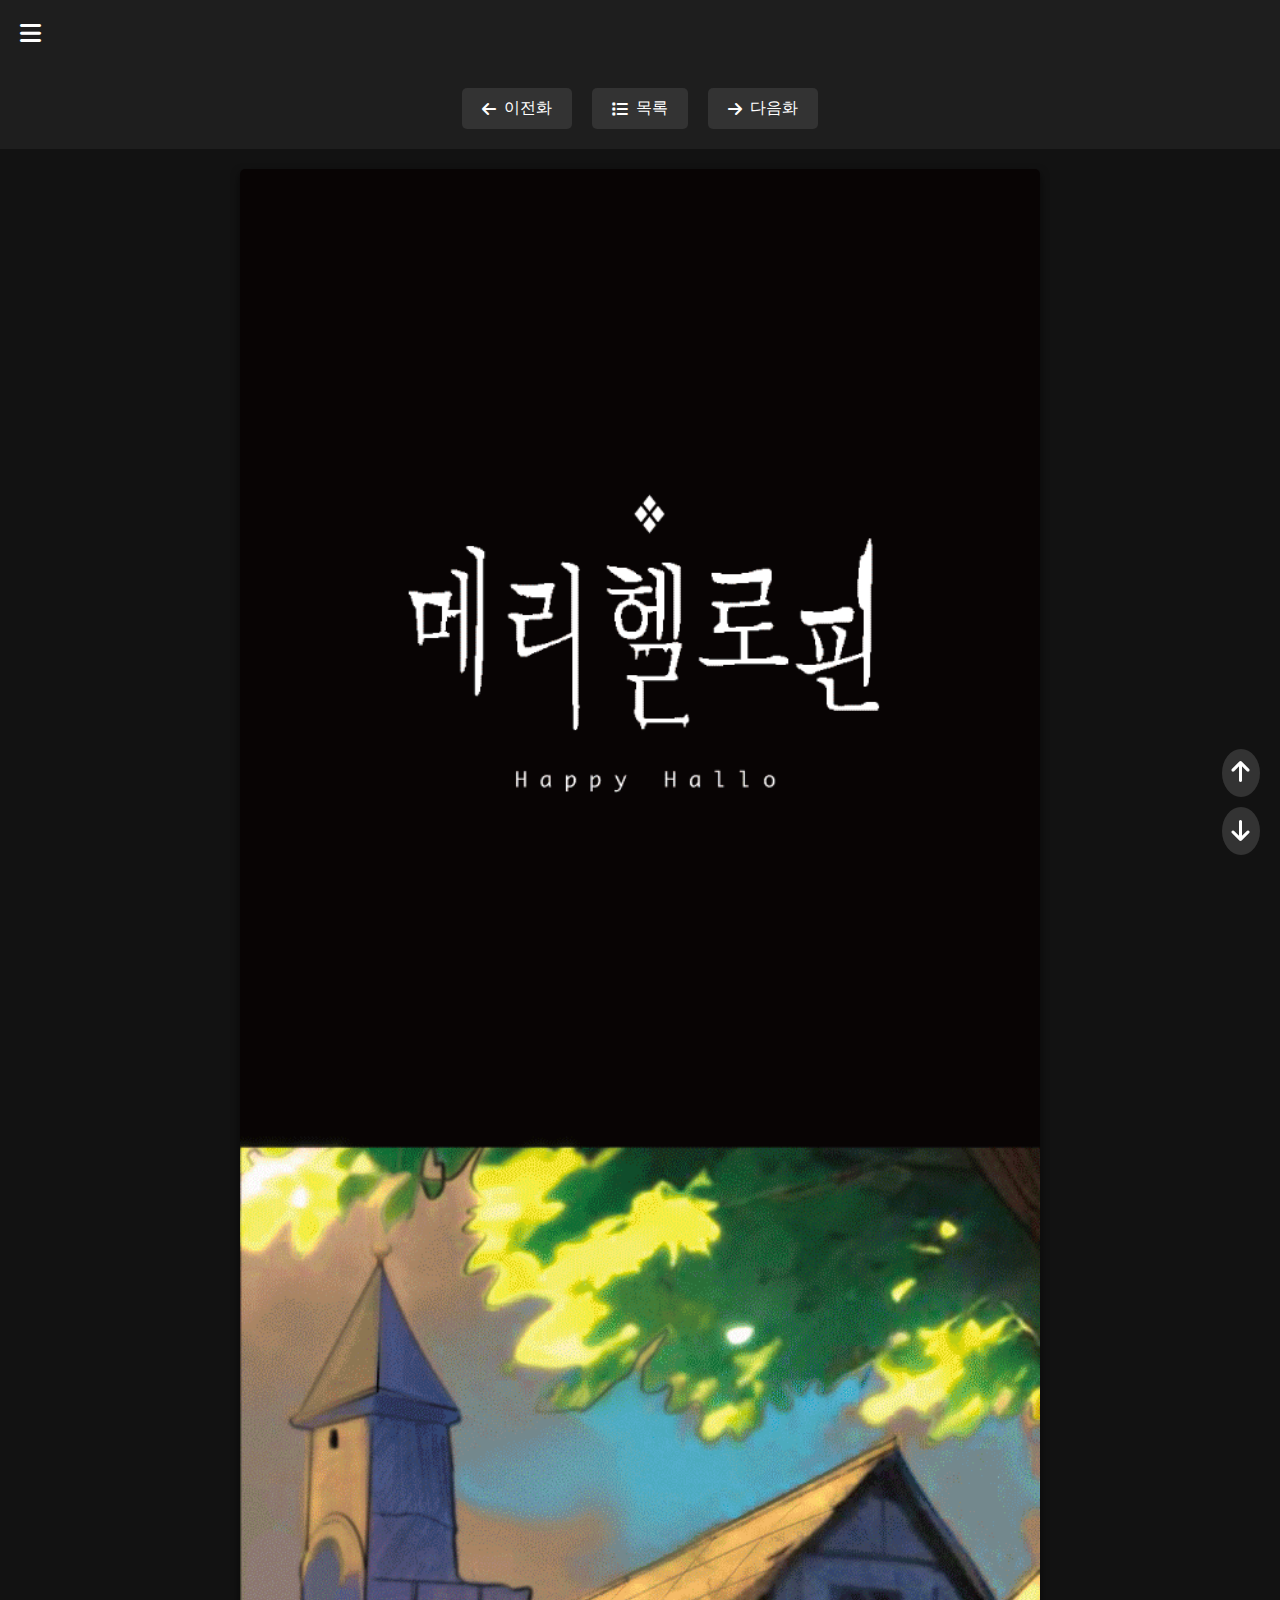
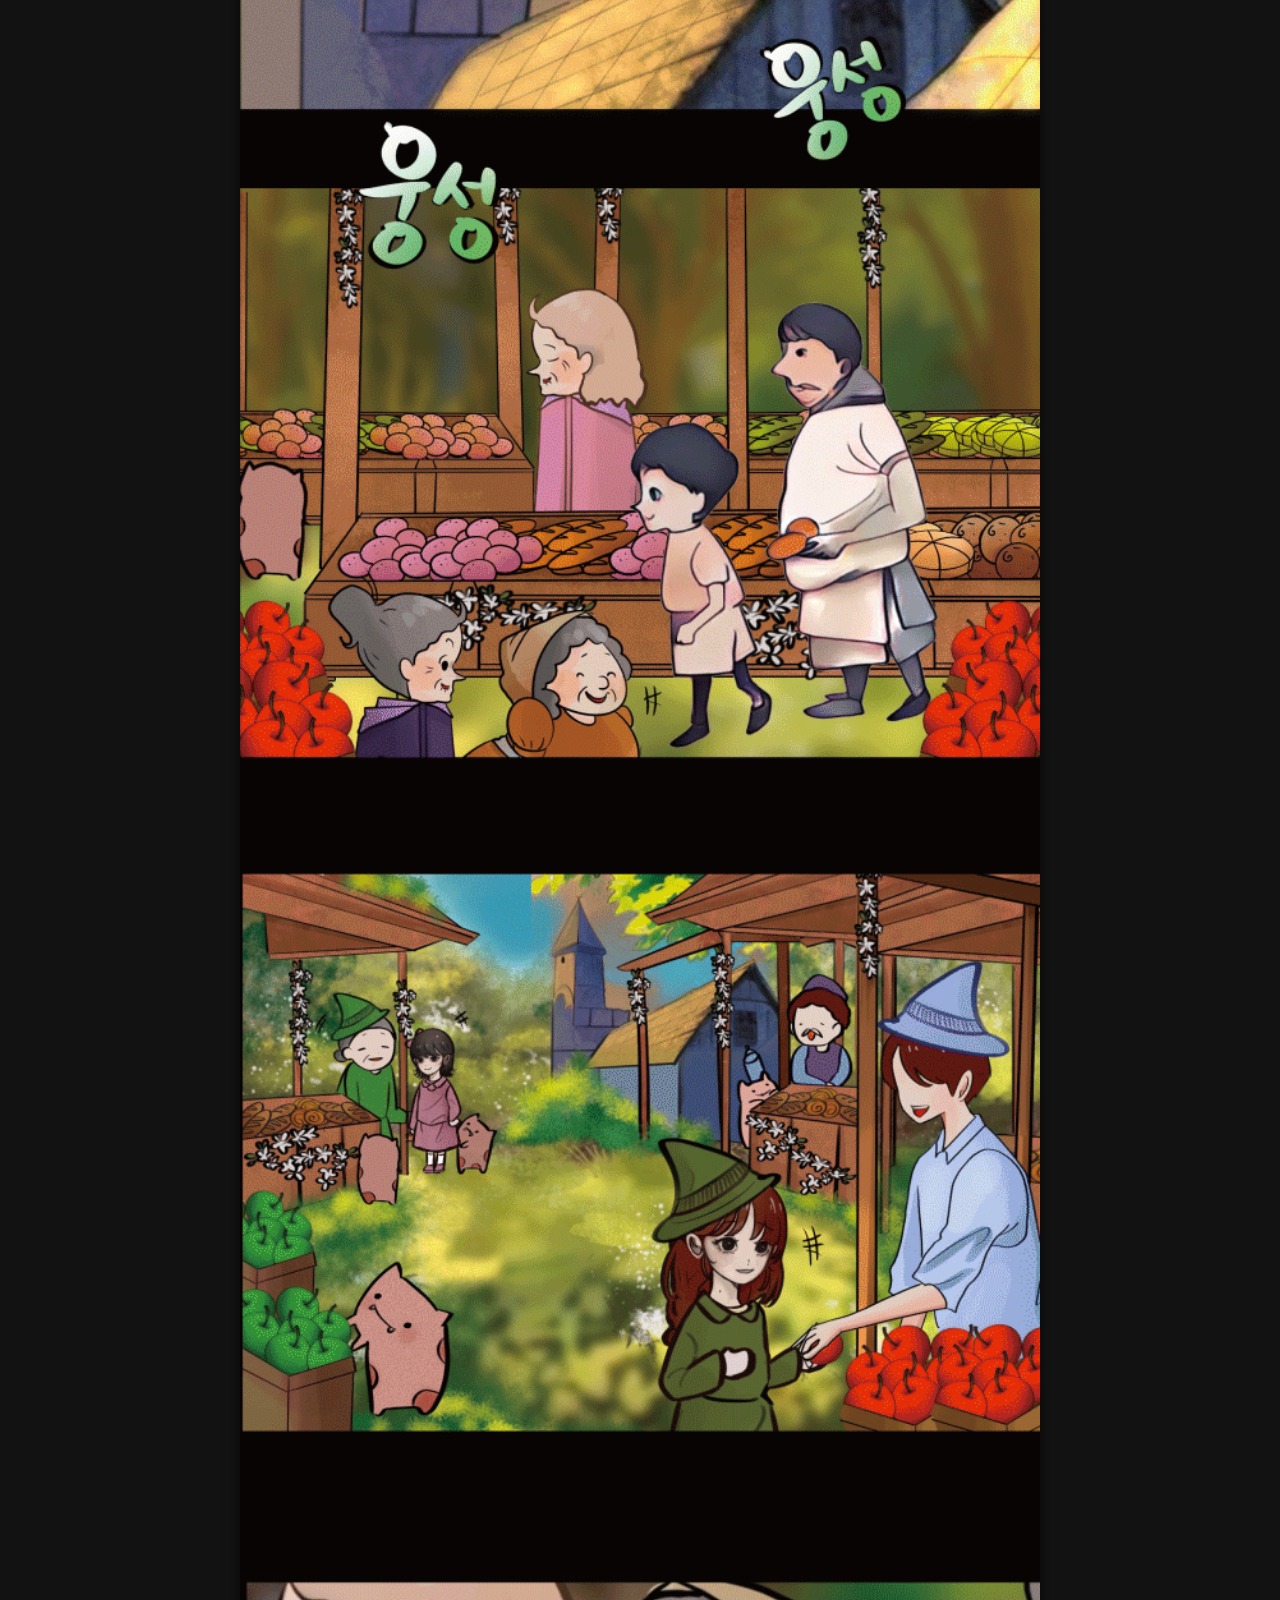
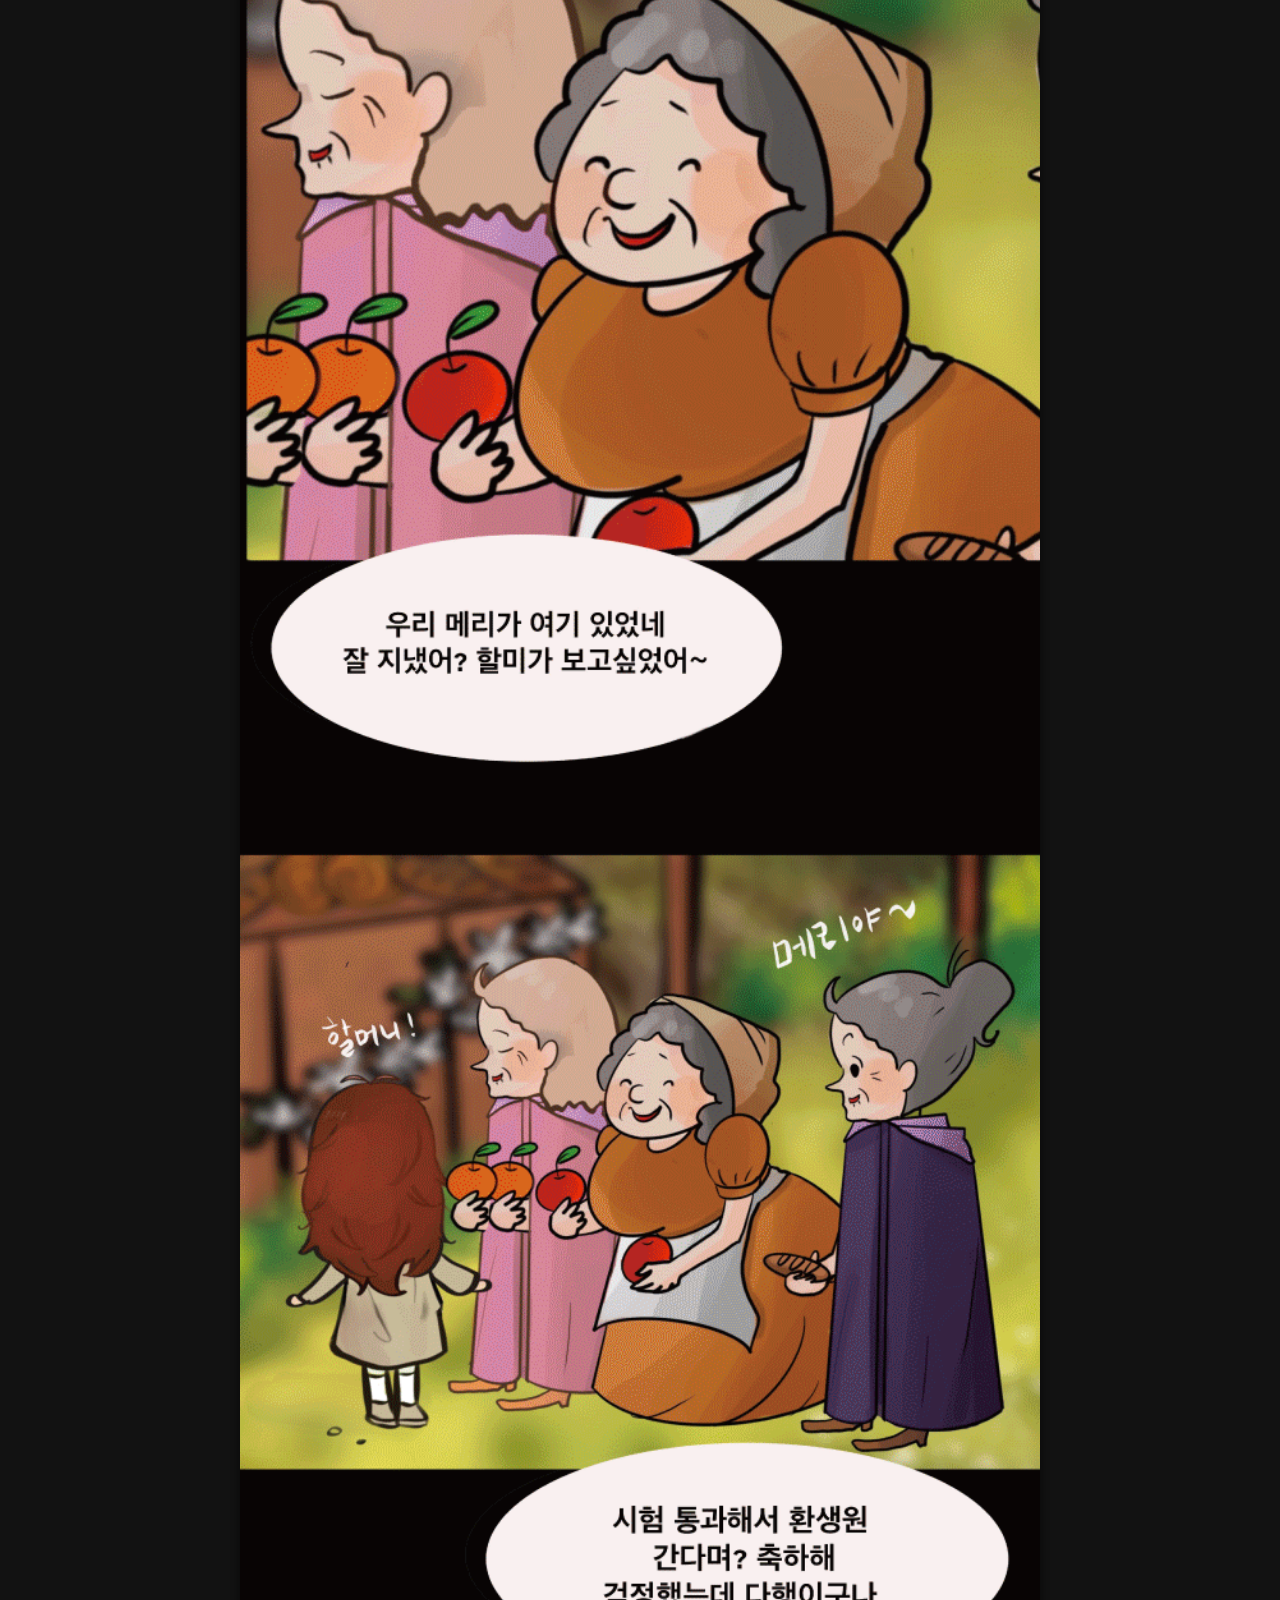
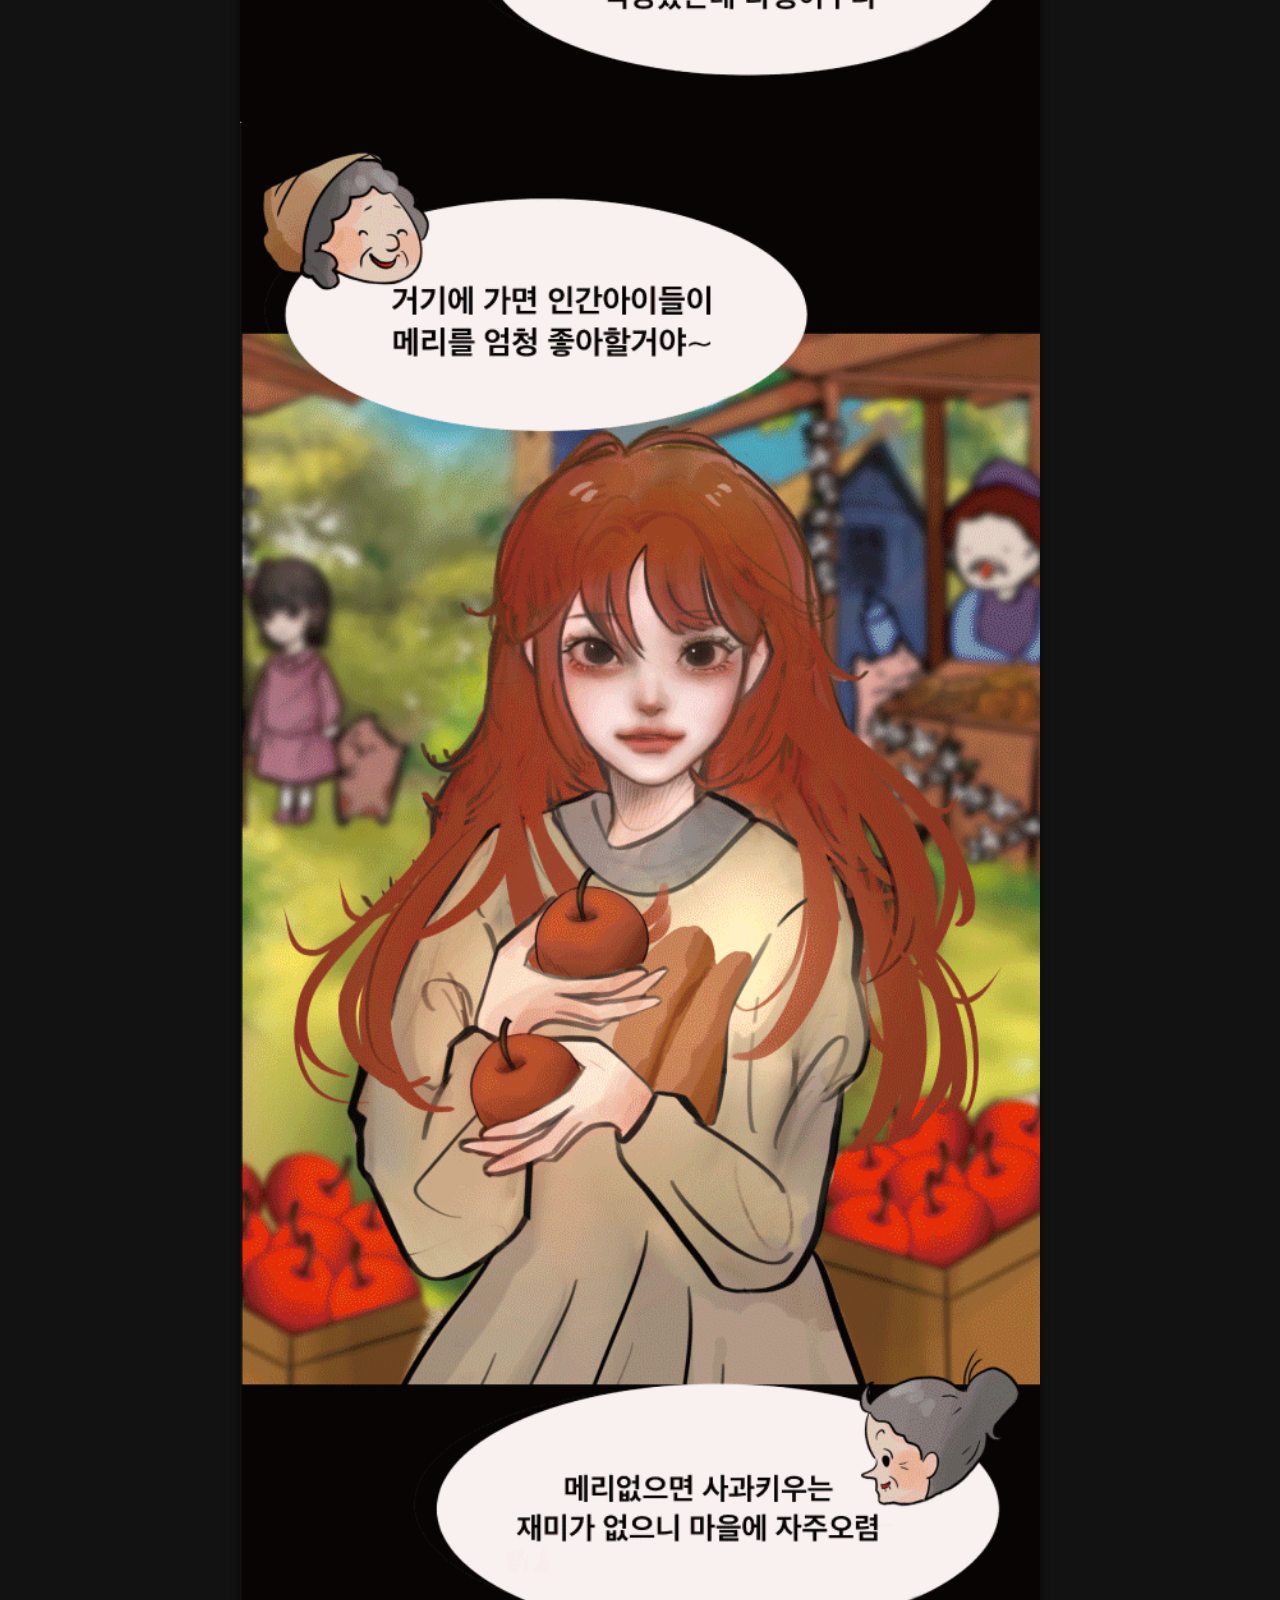
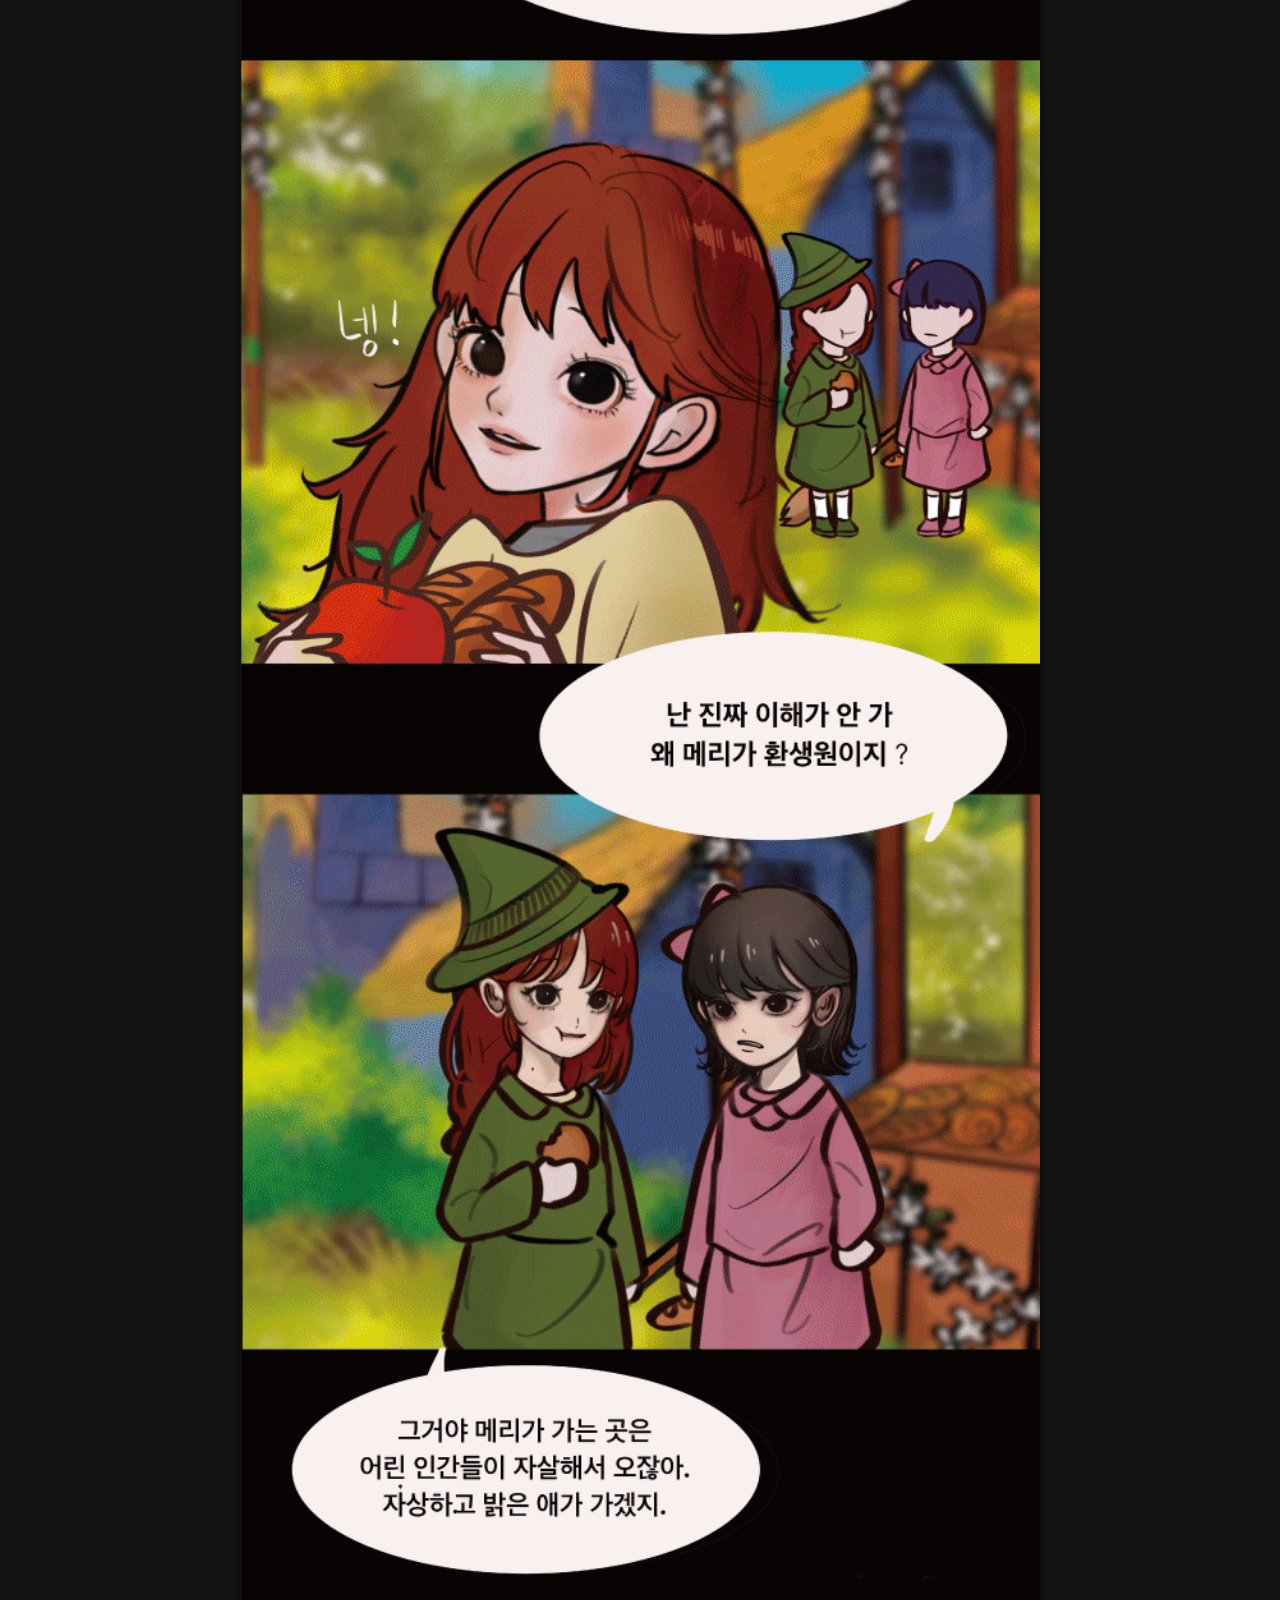
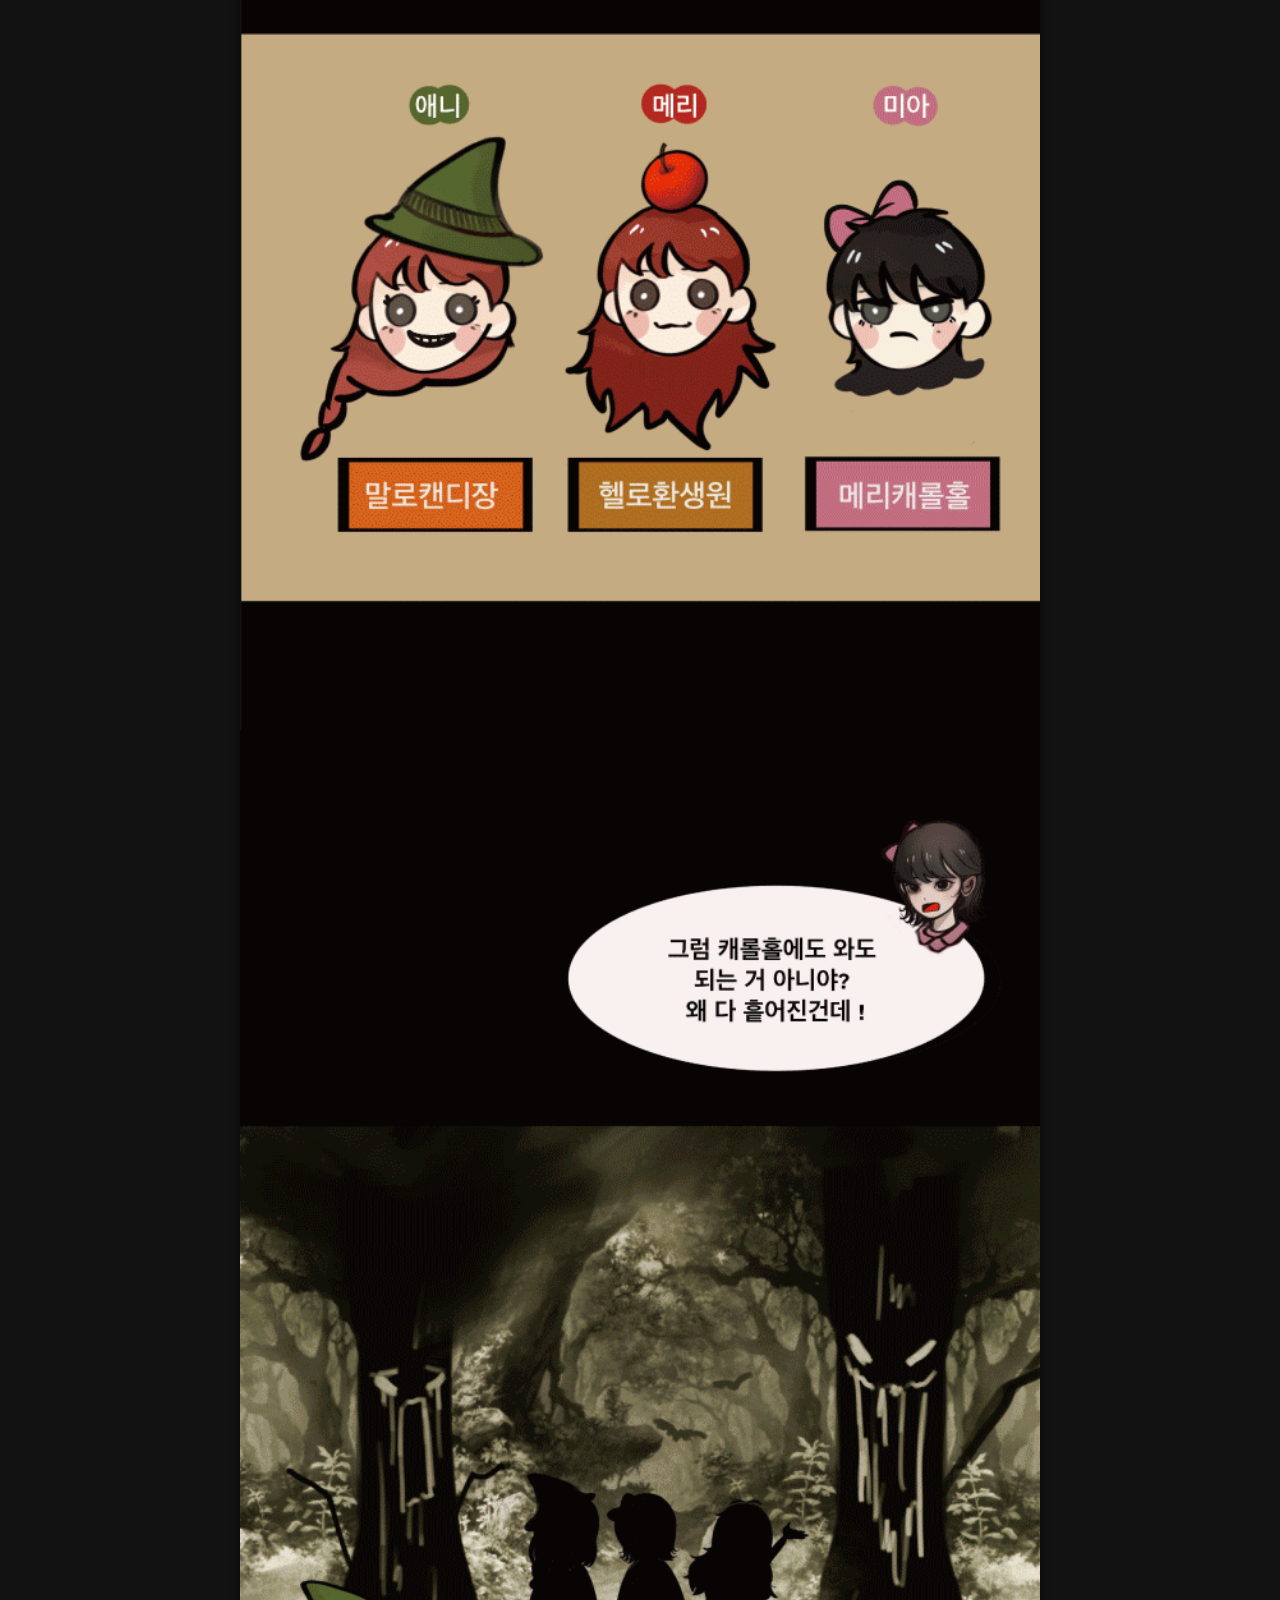
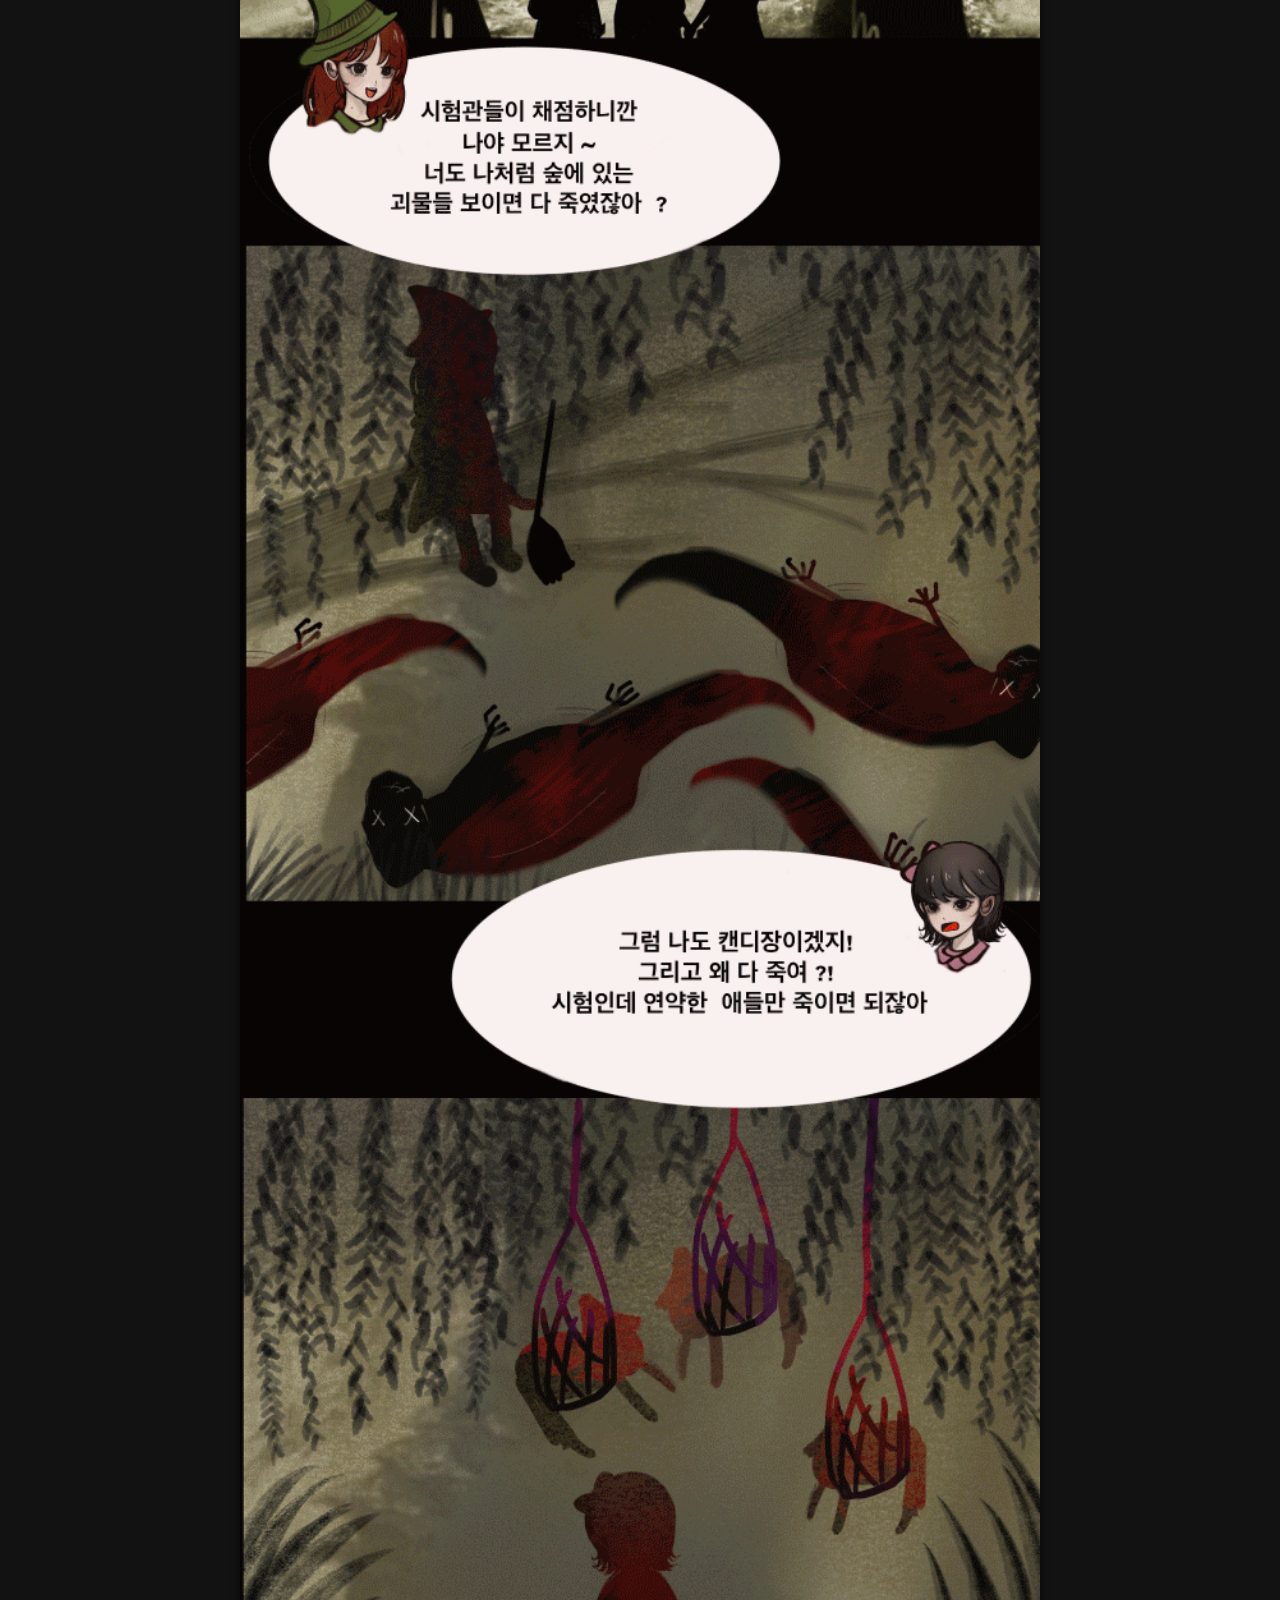
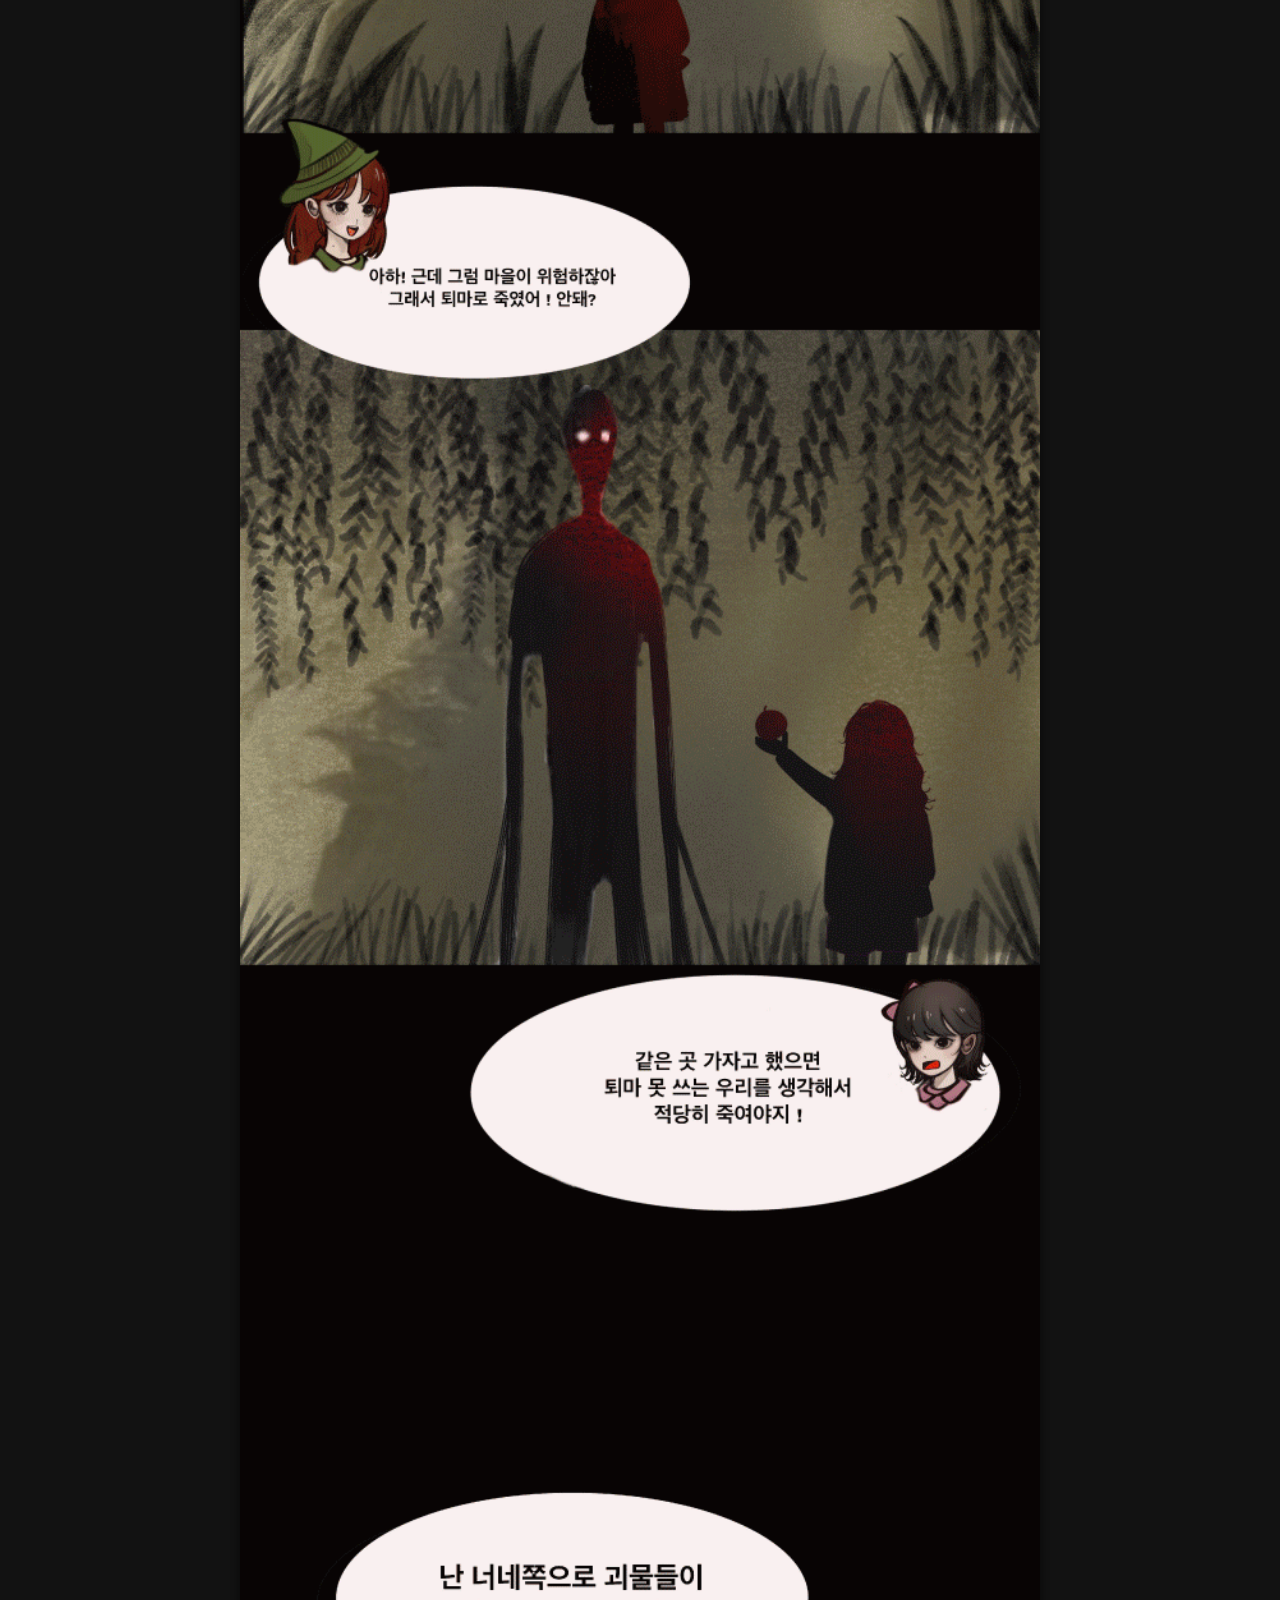
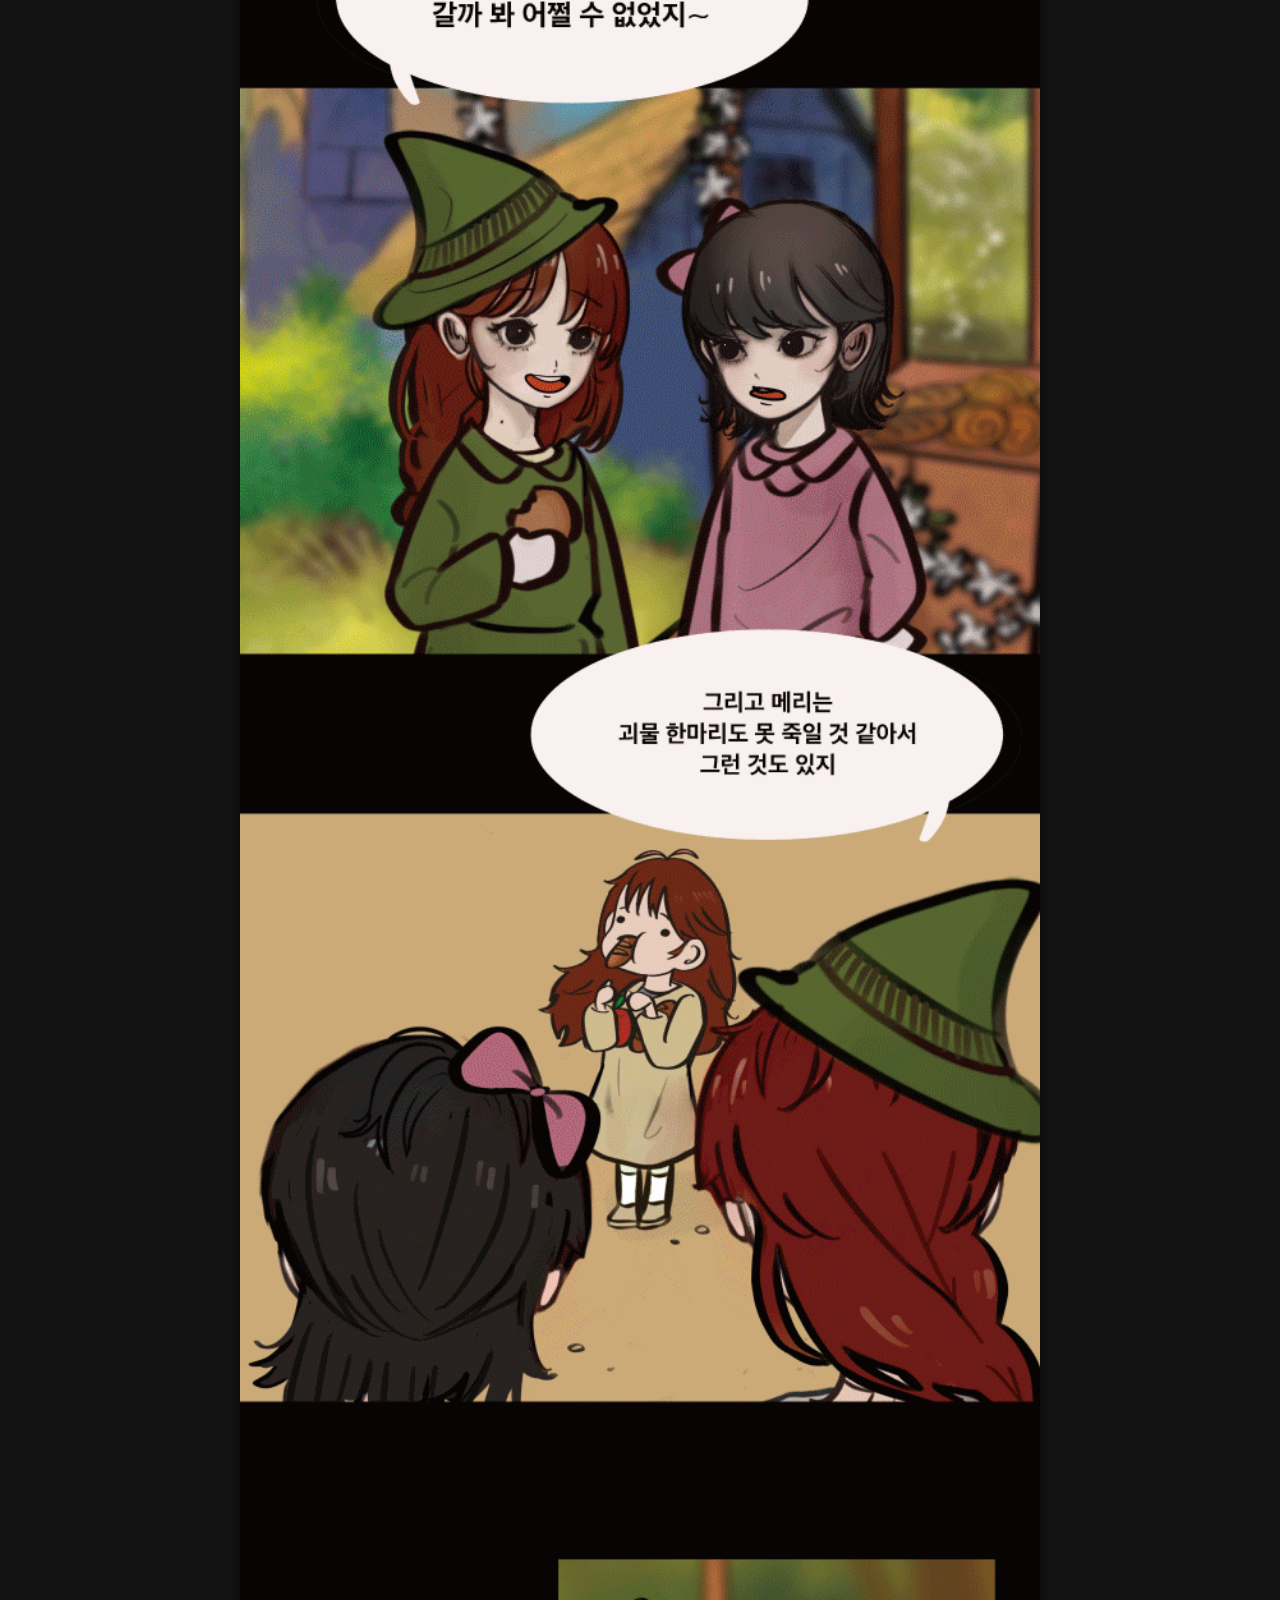
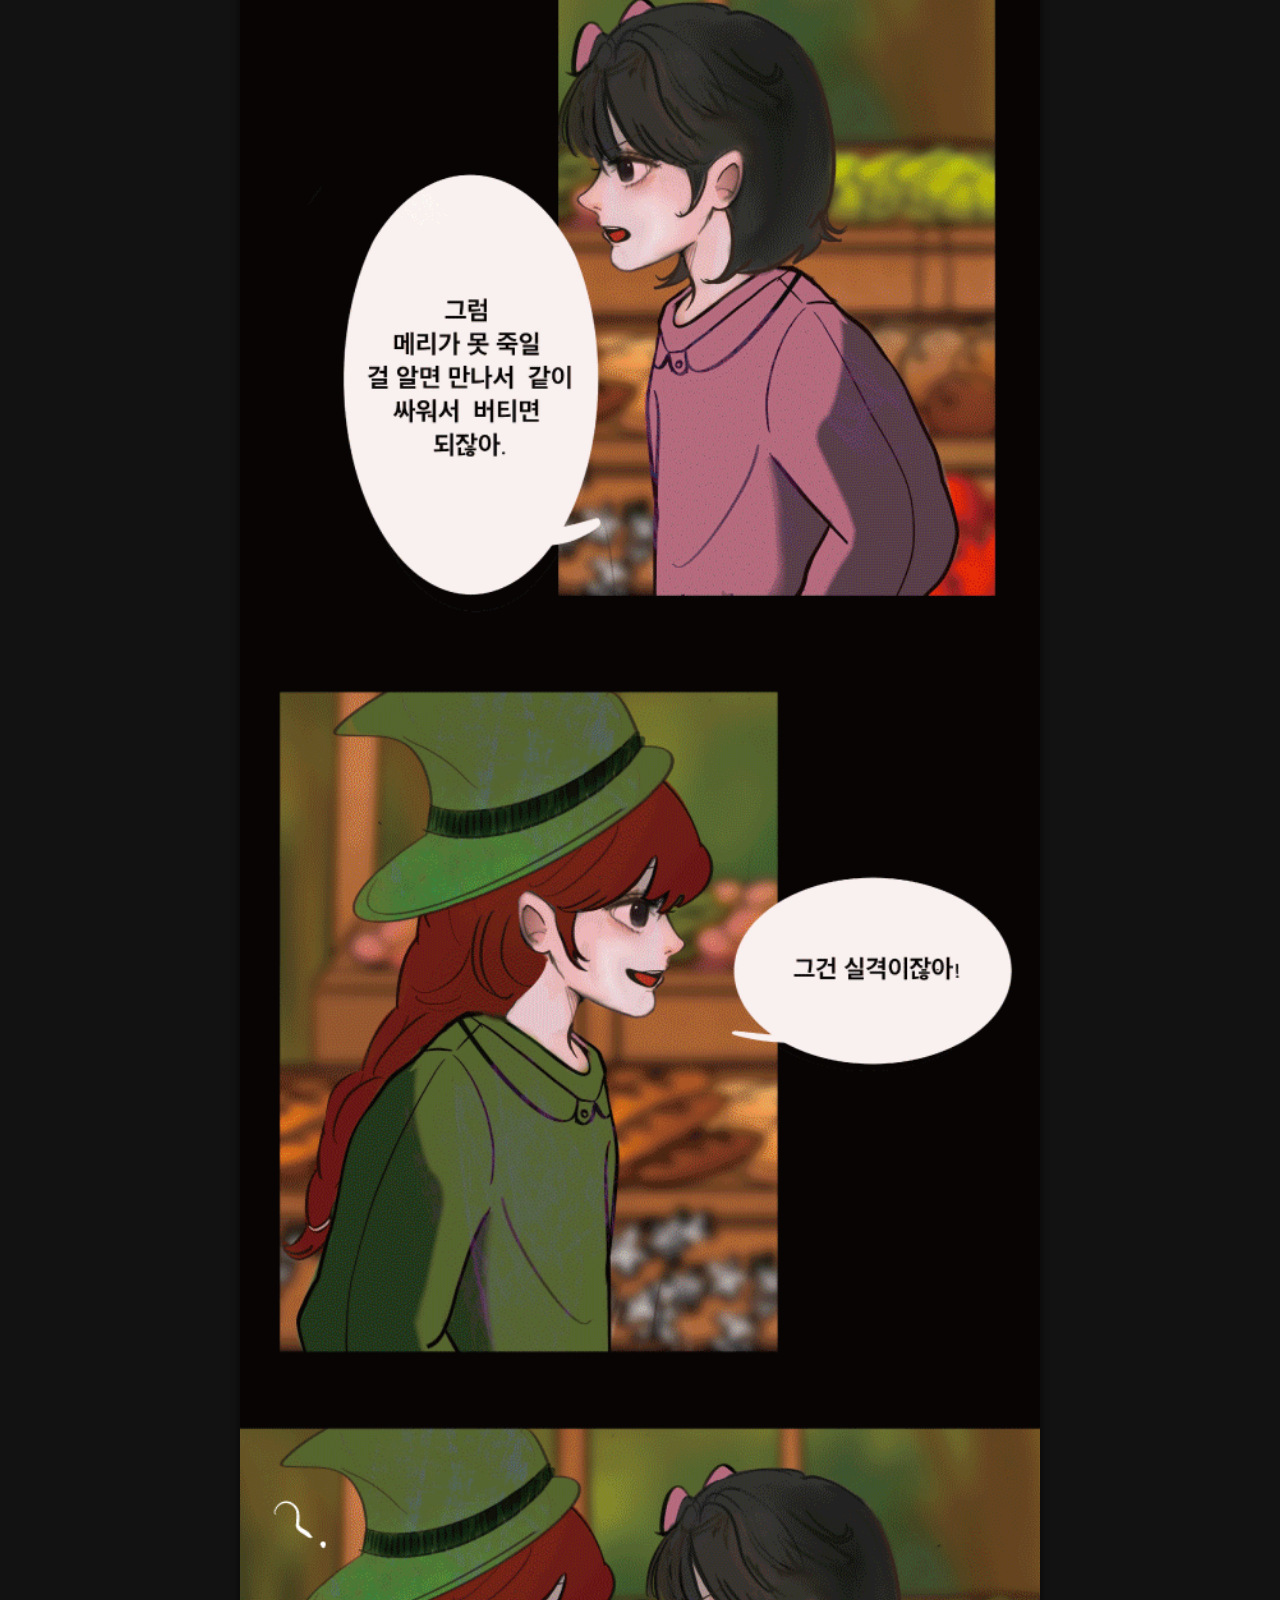
<file: prologue4.html>
<!DOCTYPE html>
<html lang="ko">
<head>
    <meta charset="UTF-8">
    <meta name="viewport" content="width=device-width, initial-scale=1.0">
    <title>웹툰 뷰어</title>
    <style>
        body {
            font-family: Arial, sans-serif;
            margin: 0;
            padding: 0;
            background-color: #121212; /* 검은색 배경 */
            color: white; /* 흰색 글씨 */
            overflow-x: hidden; /* 메뉴가 나올 때 가로 스크롤바가 안 나오도록 설정 */
        }

        /* 상단 네비게이션 바 */
        .topnav {
            display: flex;
            justify-content: space-between;
            align-items: center;
            background-color: #1e1e1e;
            padding: 20px;
            position: relative;
        }

        .menu-icon {
            font-size: 24px;
            cursor: pointer;
            color: white;
        }

        /* 네비게이션 바 버튼 */
        .navigation-bar {
            display: flex;
            justify-content: center;
            padding: 20px;
            background-color: #1e1e1e;
            color: white;
        }

        .nav-button {
            background-color: #333;
            color: white;
            padding: 10px 20px;
            margin: 0 10px;
            border: none;
            border-radius: 5px;
            display: flex;
            align-items: center;
            cursor: pointer;
            font-size: 16px;
        }

        .nav-button i {
            margin-right: 8px;
        }

        .nav-button:hover {
            background-color: #444;
        }

        /* 사이드 메뉴 */
        .sidenav {
            height: 100%;
            width: 0;
            position: fixed;
            top: 0;
            left: 0;
            background-color: #333;
            overflow-x: hidden;
            transition: 0.5s;
            padding-top: 60px;
            z-index: 1000;
        }

        .sidenav a {
            padding: 10px 20px;
            text-decoration: none;
            font-size: 18px;
            color: white;
            display: block;
            transition: 0.3s;
        }

        .sidenav a:hover {
            background-color: #444;
        }

        .sidenav .closebtn {
            position: absolute;
            top: 10px;
            right: 20px;
            font-size: 36px;
            cursor: pointer;
        }

        /* 메인 컨텐츠 숨기기 */
        .main-content {
            transition: margin-left 0.5s;
        }

        /* 웹툰 메인 이미지 */
        .webtoon-main {
            display: flex;
            justify-content: center;
            margin-top: 20px;
        }

        .webtoon-main img {
            width: 100%;
            max-width: 800px;
            border-radius: 5px;
            box-shadow: 0 4px 8px rgba(0, 0, 0, 0.6);
        }

        /* 스크롤 버튼 */
        .scroll-buttons {
            position: fixed;
            right: 20px;
            bottom: 40px;
            display: flex;
            flex-direction: column;
        }

        .scroll-top, .scroll-bottom {
            background-color: #333;
            border: none;
            padding: 10px;
            margin: 5px 0;
            color: white;
            border-radius: 50%;
            cursor: pointer;
            font-size: 24px;
        }

        .scroll-top:hover, .scroll-bottom:hover {
            background-color: #444;
        }

        /* 에피소드 미리보기 섹션 */
        .episode-previews {
            display: flex;
            justify-content: center;
            margin: 40px 0;
        }

        .episode-preview {
            display: flex;
            flex-direction: column;
            align-items: center;
            margin: 0 10px;
        }

        .episode-preview img {
            width: 150px; /* 이미지 크기를 동일하게 설정 */
            height: 200px; /* 높이도 고정 */
            margin-bottom: 8px;
            border-radius: 5px;
            transition: transform 0.2s ease;
            cursor: pointer;
            object-fit: cover; /* 이미지가 영역을 넘어가지 않게 설정 */
        }

        .episode-preview img:hover {
            transform: scale(1.05);
        }

        .episode-preview span {
            color: #ccc;
            font-size: 14px;
        }
    </style>
    <!-- 아이콘 폰트 -->
    <link rel="stylesheet" href="https://cdnjs.cloudflare.com/ajax/libs/font-awesome/6.0.0-beta3/css/all.min.css">
    
    <!-- 스크립트 -->
    <script>
        // 사이드 메뉴 열기
        function openNav() {
            document.getElementById("mySidenav").style.width = "250px";
            document.querySelector(".main-content").style.marginLeft = "250px";
        }

        // 사이드 메뉴 닫기
        function closeNav() {
            document.getElementById("mySidenav").style.width = "0";
            document.querySelector(".main-content").style.marginLeft = "0";
        }

        // 페이지 로드 후 3분 뒤에 index.html로 이동
        window.onload = function() {
            setTimeout(function() {
                window.location.href = "index.html";
            }, 180000); // 180000ms = 3분
        };

        // 목록 버튼 클릭 시 xoxoxo1.html로 이동
        function goToXoxoxo1() {
            window.location.href = "xoxoxo1.html";
        }

        // 이전화 및 다음화 버튼 클릭 시 해당 페이지로 이동
        function goToPrevious() {
            window.location.href = "prologue3.html";
        }

        function goToNext() {
            window.location.href = "prologue5.html";
        }

        // 각 화 클릭 시 해당 페이지로 이동
        function goToEpisode(episodeNumber) {
            switch (episodeNumber) {
                case 1:
                    window.location.href = "prologue1 2.html";
                    break;
                case 2:
                    window.location.href = "prologue3.html";
                    break;
                case 3:
                    window.location.href = "prologue4.html";
                    break;
                case 4:
                    window.location.href = "prologue5.html";
                    break;
                case 5:
                    window.location.href = "prologue6.html";
                    break;
                case 6:
                    window.location.href = "prologue6.html";
                    break;
            }
        }
    </script>
</head>
<body>

    <!-- 사이드 네비게이션 -->
    <div id="mySidenav" class="sidenav">
        <span href="javascript:void(0)" class="closebtn" onclick="closeNav()">&times;</span>
        <a href="index.html">Main Home</a>
        <a href="xoxoxo1.html" target="_blank" rel="noopener">Webtoon Website</a>
        <a href="cococo.html">Webtoon Studio</a>
        <a href="iioioio.html">Hallopins Intro</a>
    </div>

    <!-- 상단 네비게이션 바 -->
    <div class="topnav">
        <span class="menu-icon" onclick="openNav()">
            <i class="fas fa-bars"></i>
        </span>
    </div>

    <!-- 네비게이션 바 버튼 -->
    <div class="navigation-bar">
        <button class="nav-button" onclick="goToPrevious()">
            <i class="fas fa-arrow-left"></i> 이전화
        </button>
        <button class="nav-button" onclick="goToXoxoxo1()">
            <i class="fas fa-list"></i> 목록
        </button>
        <button class="nav-button" onclick="goToNext()">
            <i class="fas fa-arrow-right"></i> 다음화
        </button>
    </div>

    <!-- 메인 콘텐츠 -->
    <div class="main-content">
        <!-- 웹툰 메인 이미지 -->
        <div class="webtoon-main">
            <img src="888888.gif" alt="웹툰 이미지">
          </div>
          <div class="webtoon-main">
          <img src="999999.gif" alt="웹툰 프롤로그 이미지">
        </div>

        <!-- 스크롤 버튼 -->
        <div class="scroll-buttons">
            <button class="scroll-top" onclick="window.scrollTo({top: 0, behavior: 'smooth'});">
                <i class="fas fa-arrow-up"></i>
            </button>
            <button class="scroll-bottom" onclick="window.scrollTo({top: document.body.scrollHeight, behavior: 'smooth'});">
                <i class="fas fa-arrow-down"></i>
            </button>
        </div>

        <!-- 에피소드 미리보기 -->
        <div class="episode-previews">
            <div class="episode-preview" onclick="goToEpisode(1)">
                <img src="IMG_9433.JPG" alt="1화">
                <span>1화</span>
            </div>
            <div class="episode-preview" onclick="goToEpisode(2)">
                <img src="IMG_9432.JPG" alt="2화">
                <span>2화</span>
            </div>
            <div class="episode-preview" onclick="goToEpisode(3)">
                <img src="IMG_9431.JPG" alt="3화">
                <span>3화</span>
            </div>
            <div class="episode-preview" onclick="goToEpisode(4)">
                <img src="IMG_9430.JPG" alt="4화">
                <span>4화</span>
            </div>
            <div class="episode-preview" onclick="goToEpisode(5)">
                <img src="IMG_9429.JPG" alt="5화">
                <span>5화</span>
            </div>
            <div class="episode-preview" onclick="goToEpisode(6)">
                <img src="IMG_9428.JPG" alt="6화">
                <span>6화</span>
            </div>
        </div>
    </div>
</body>
</html>
</file>
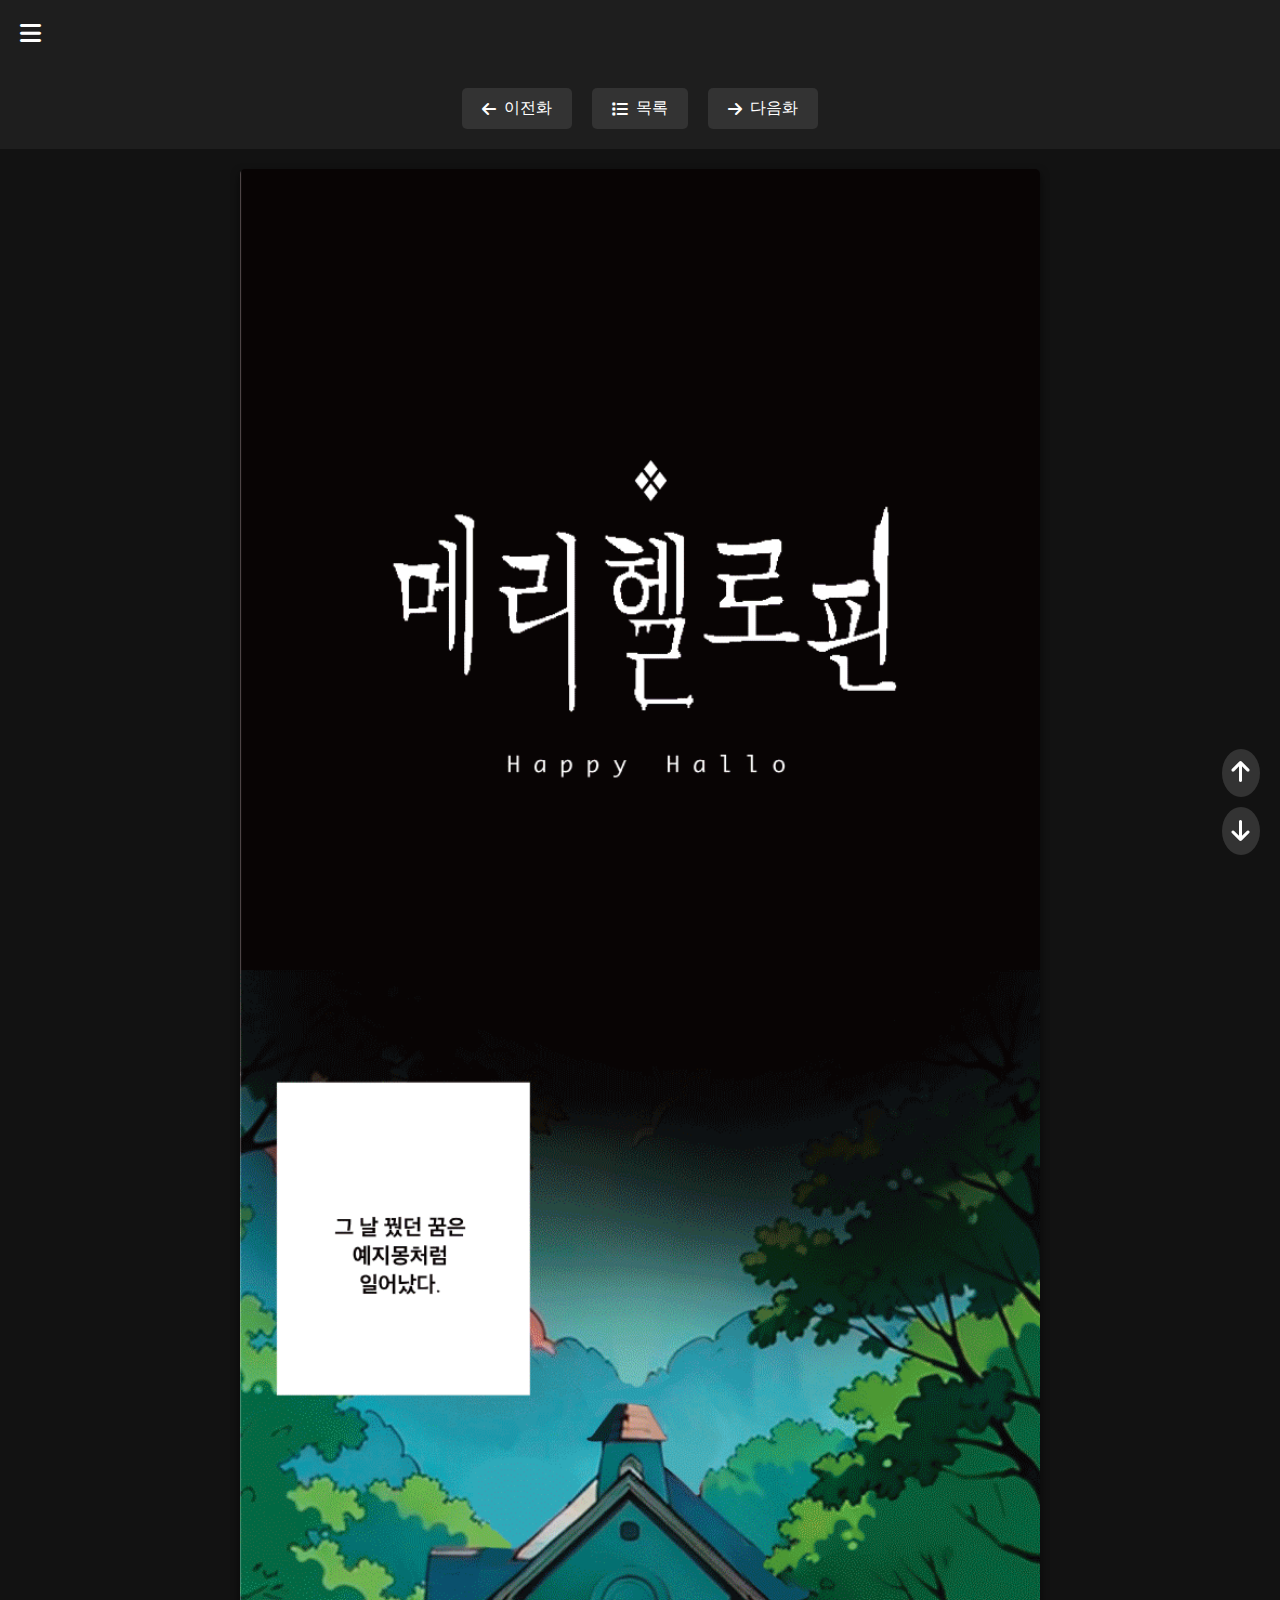
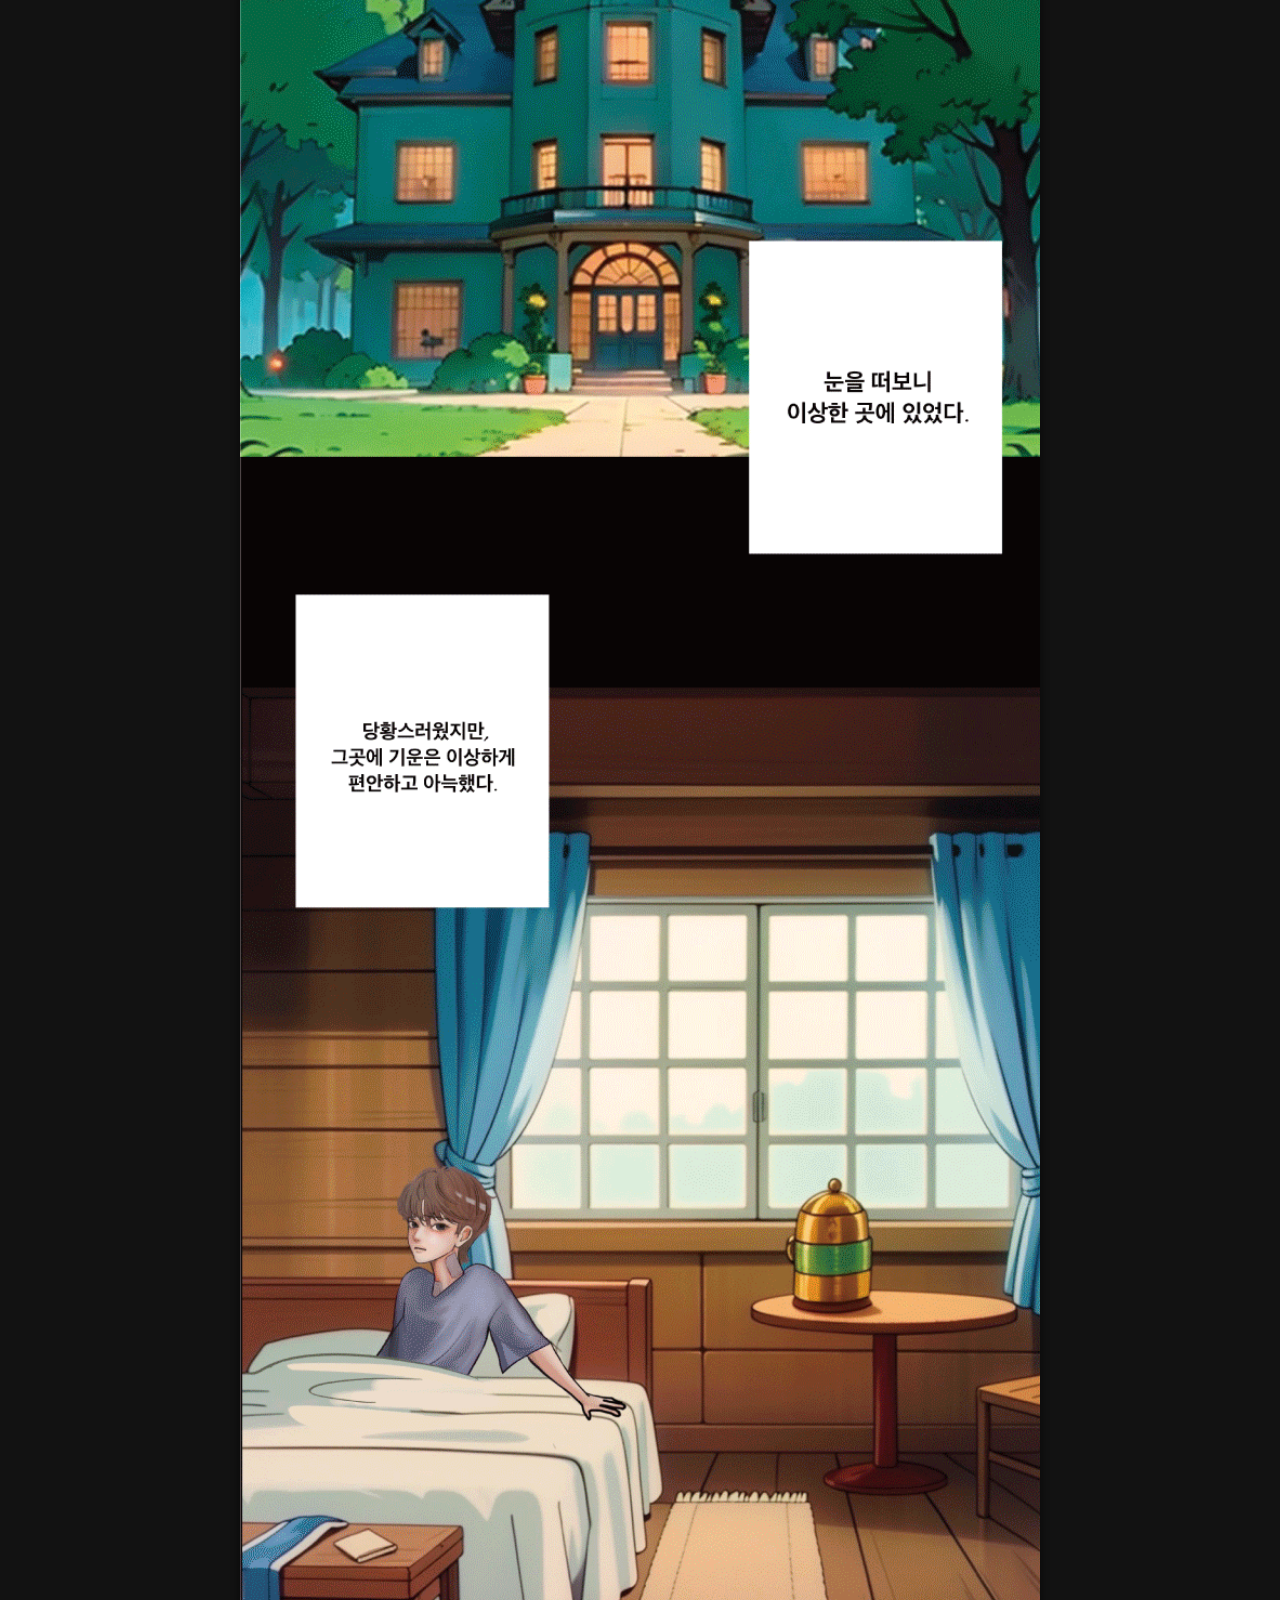
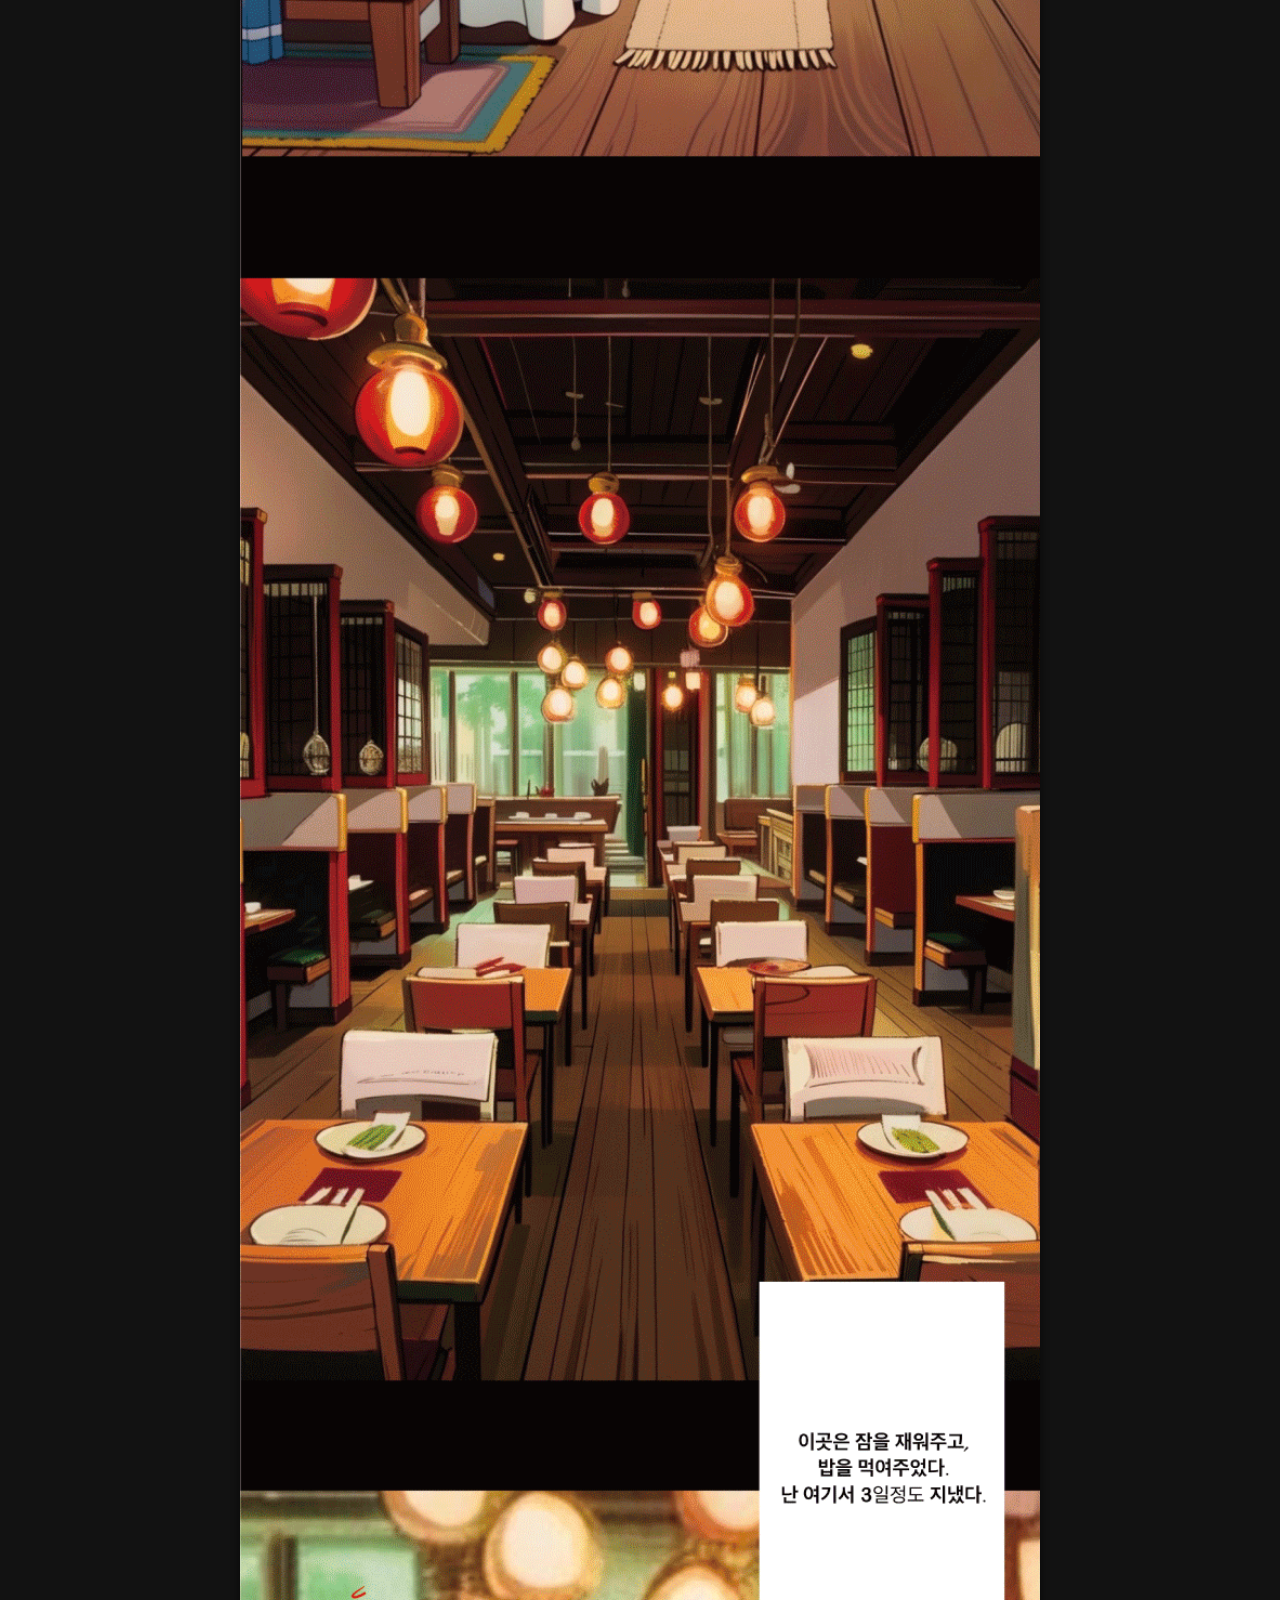
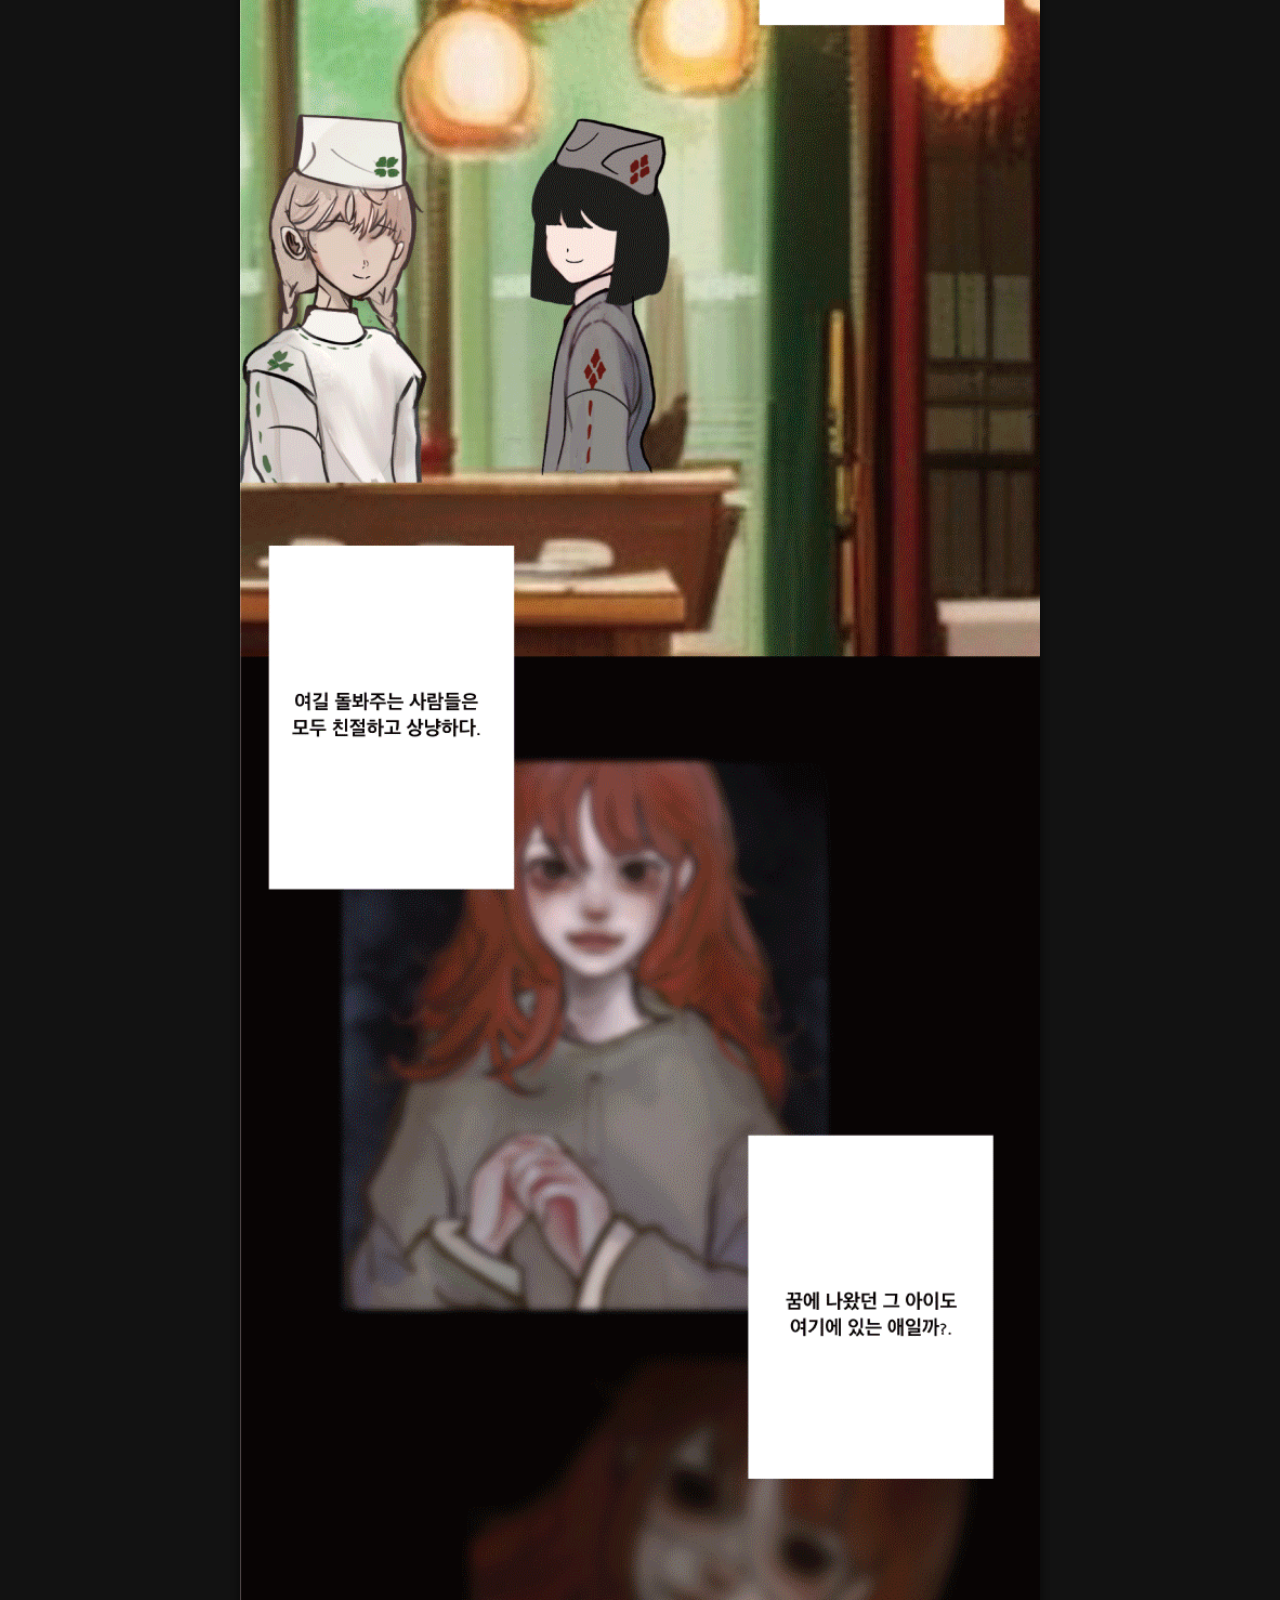
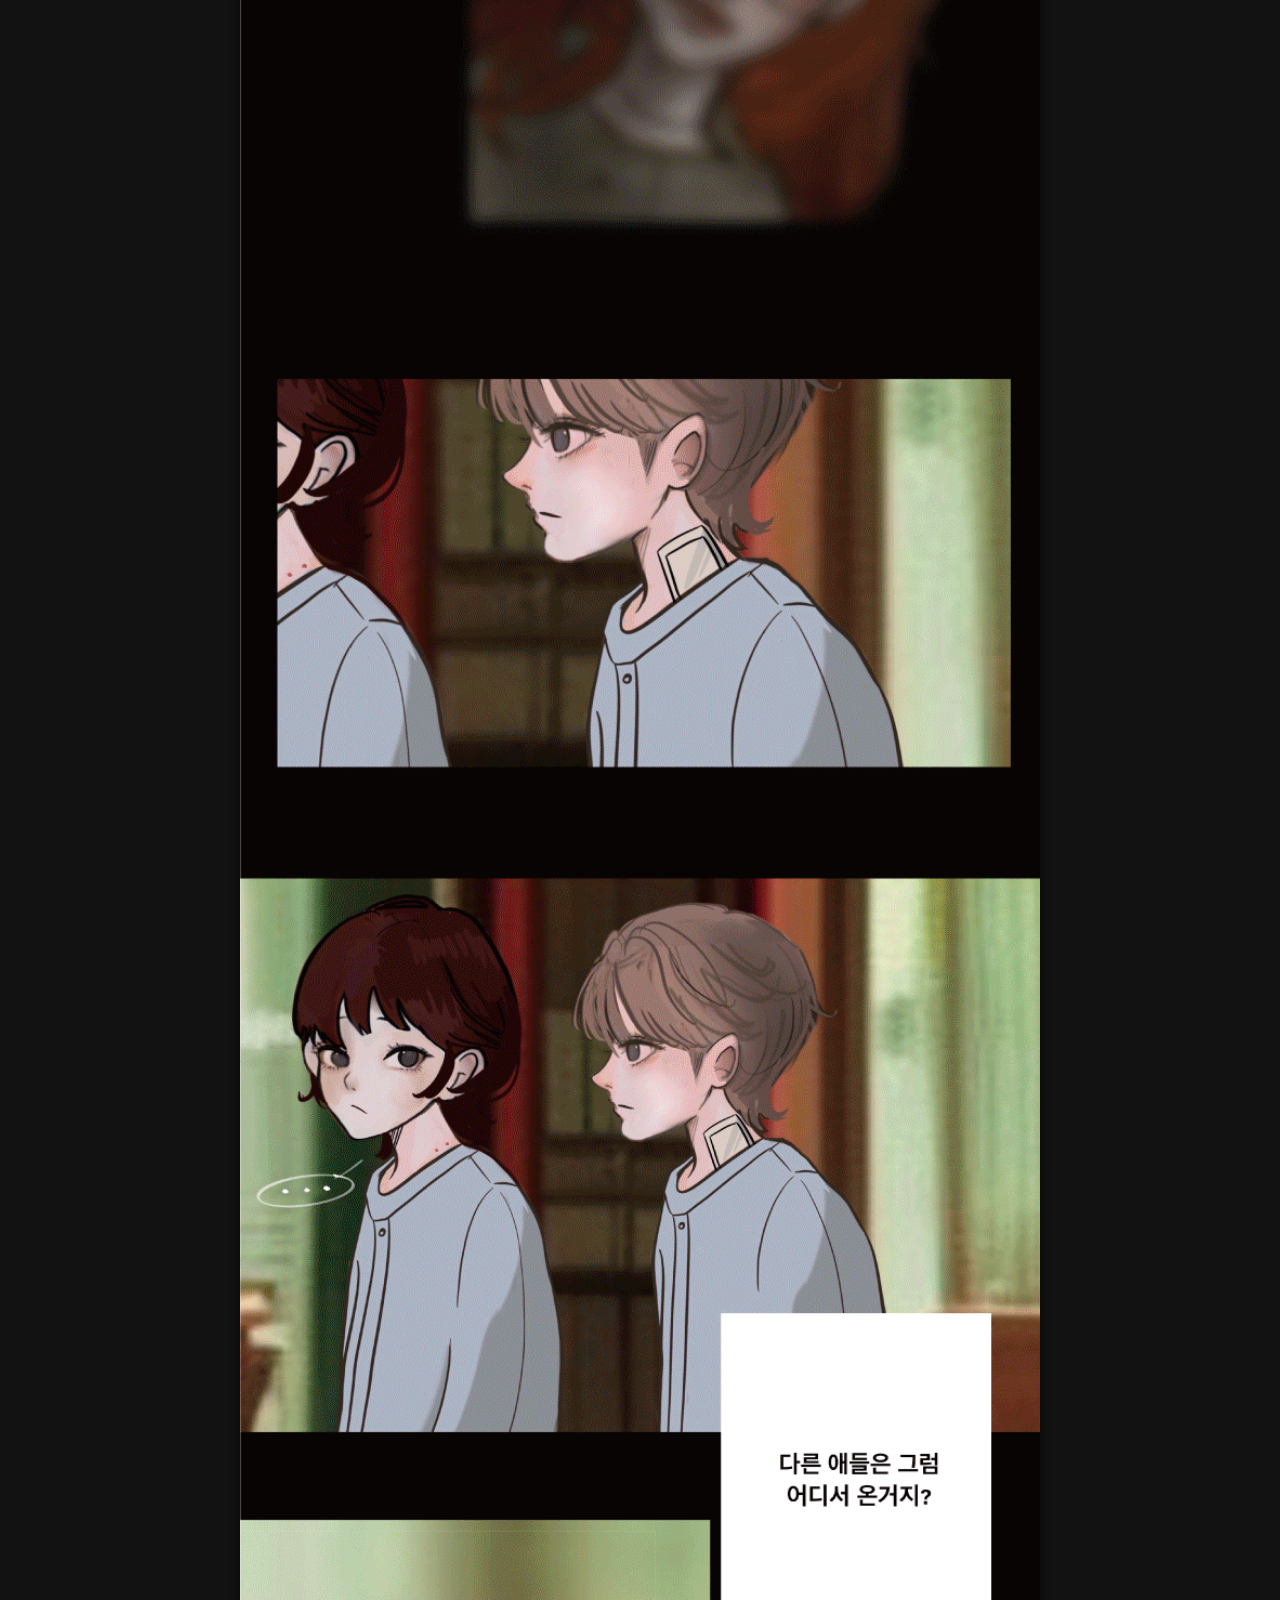
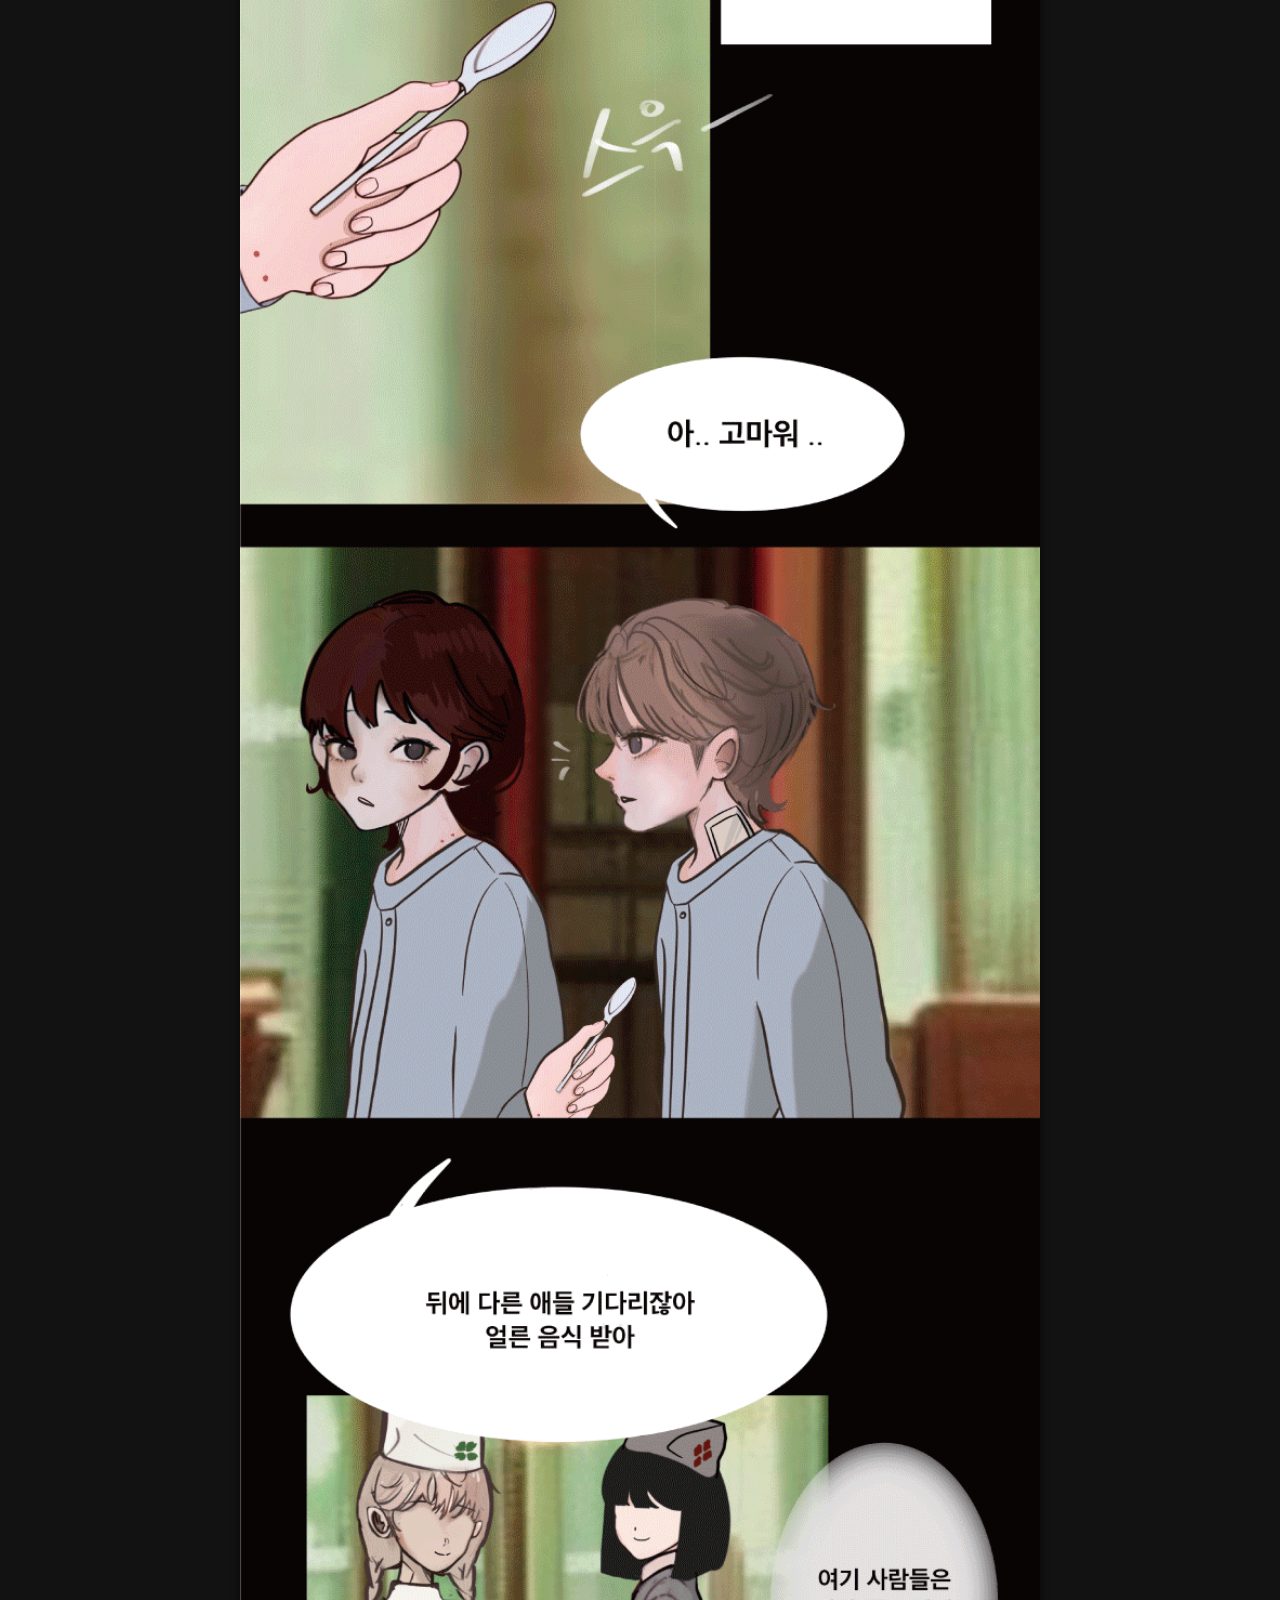
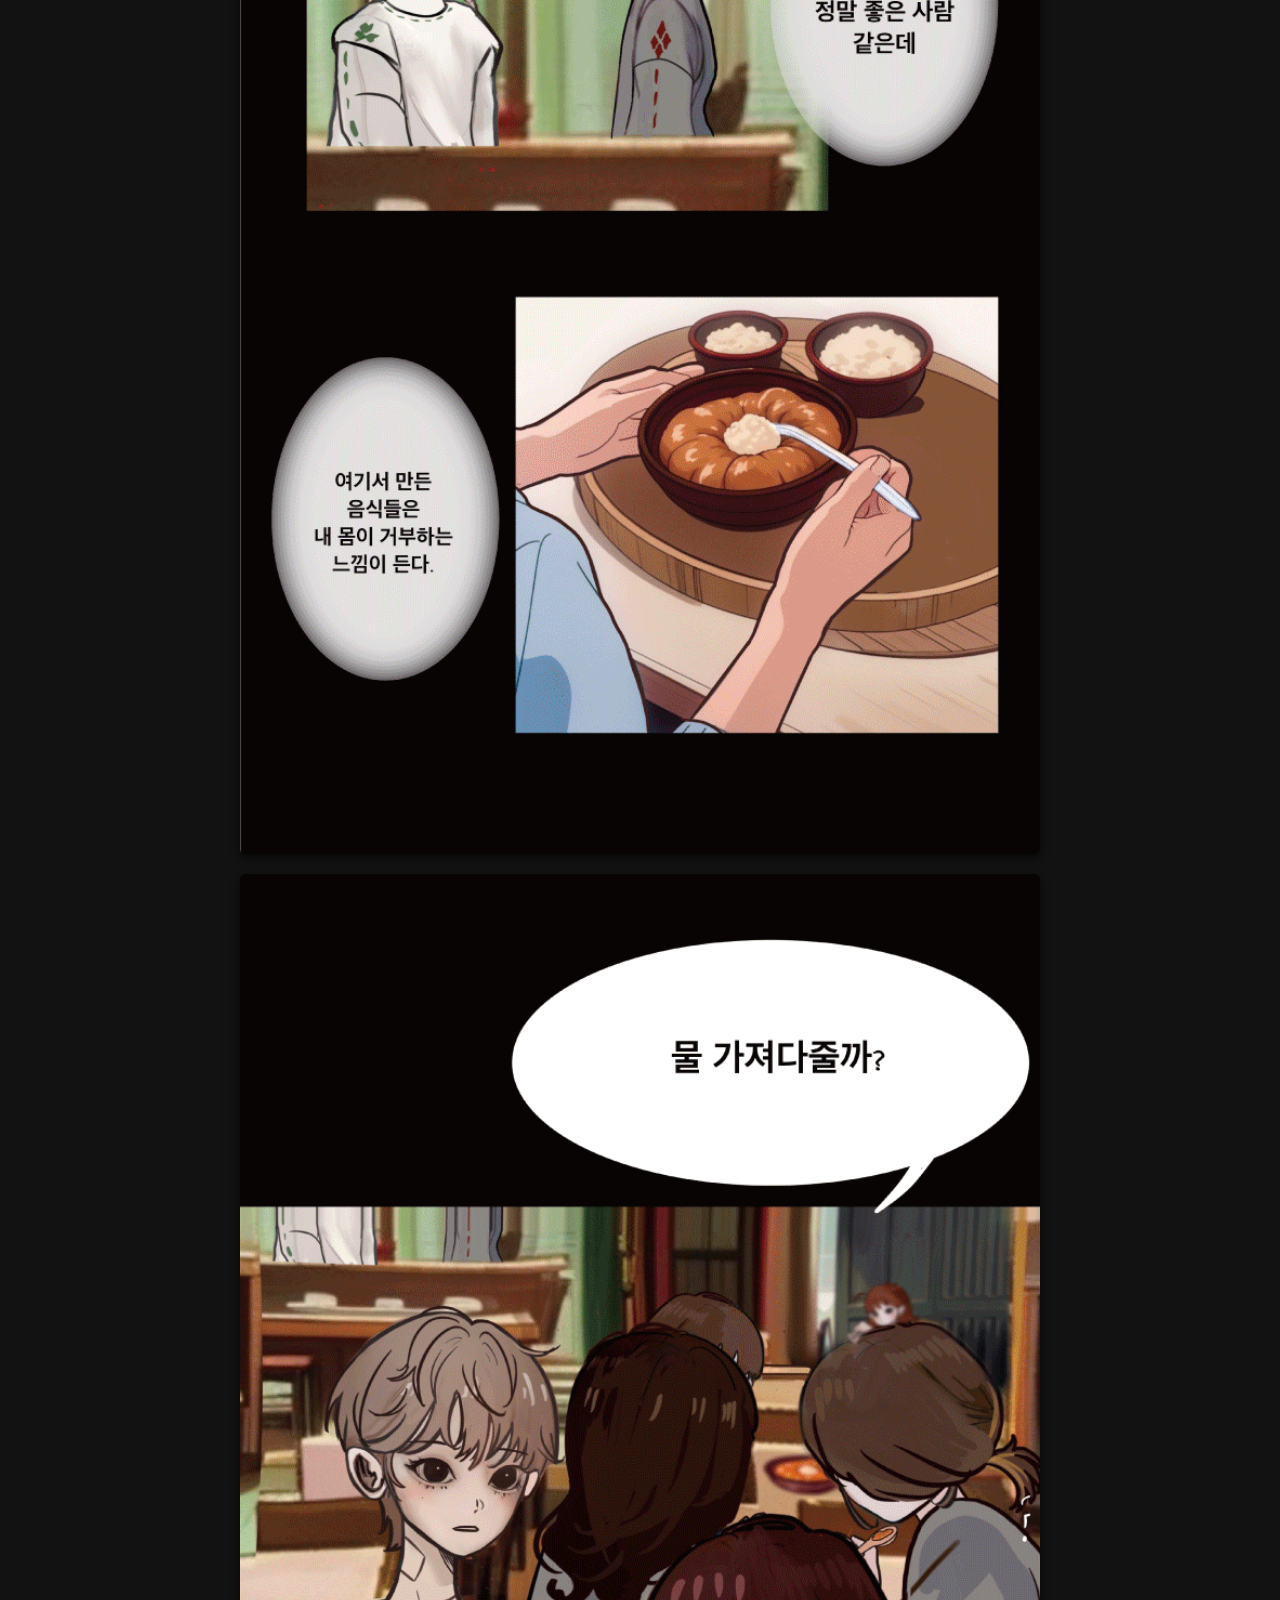
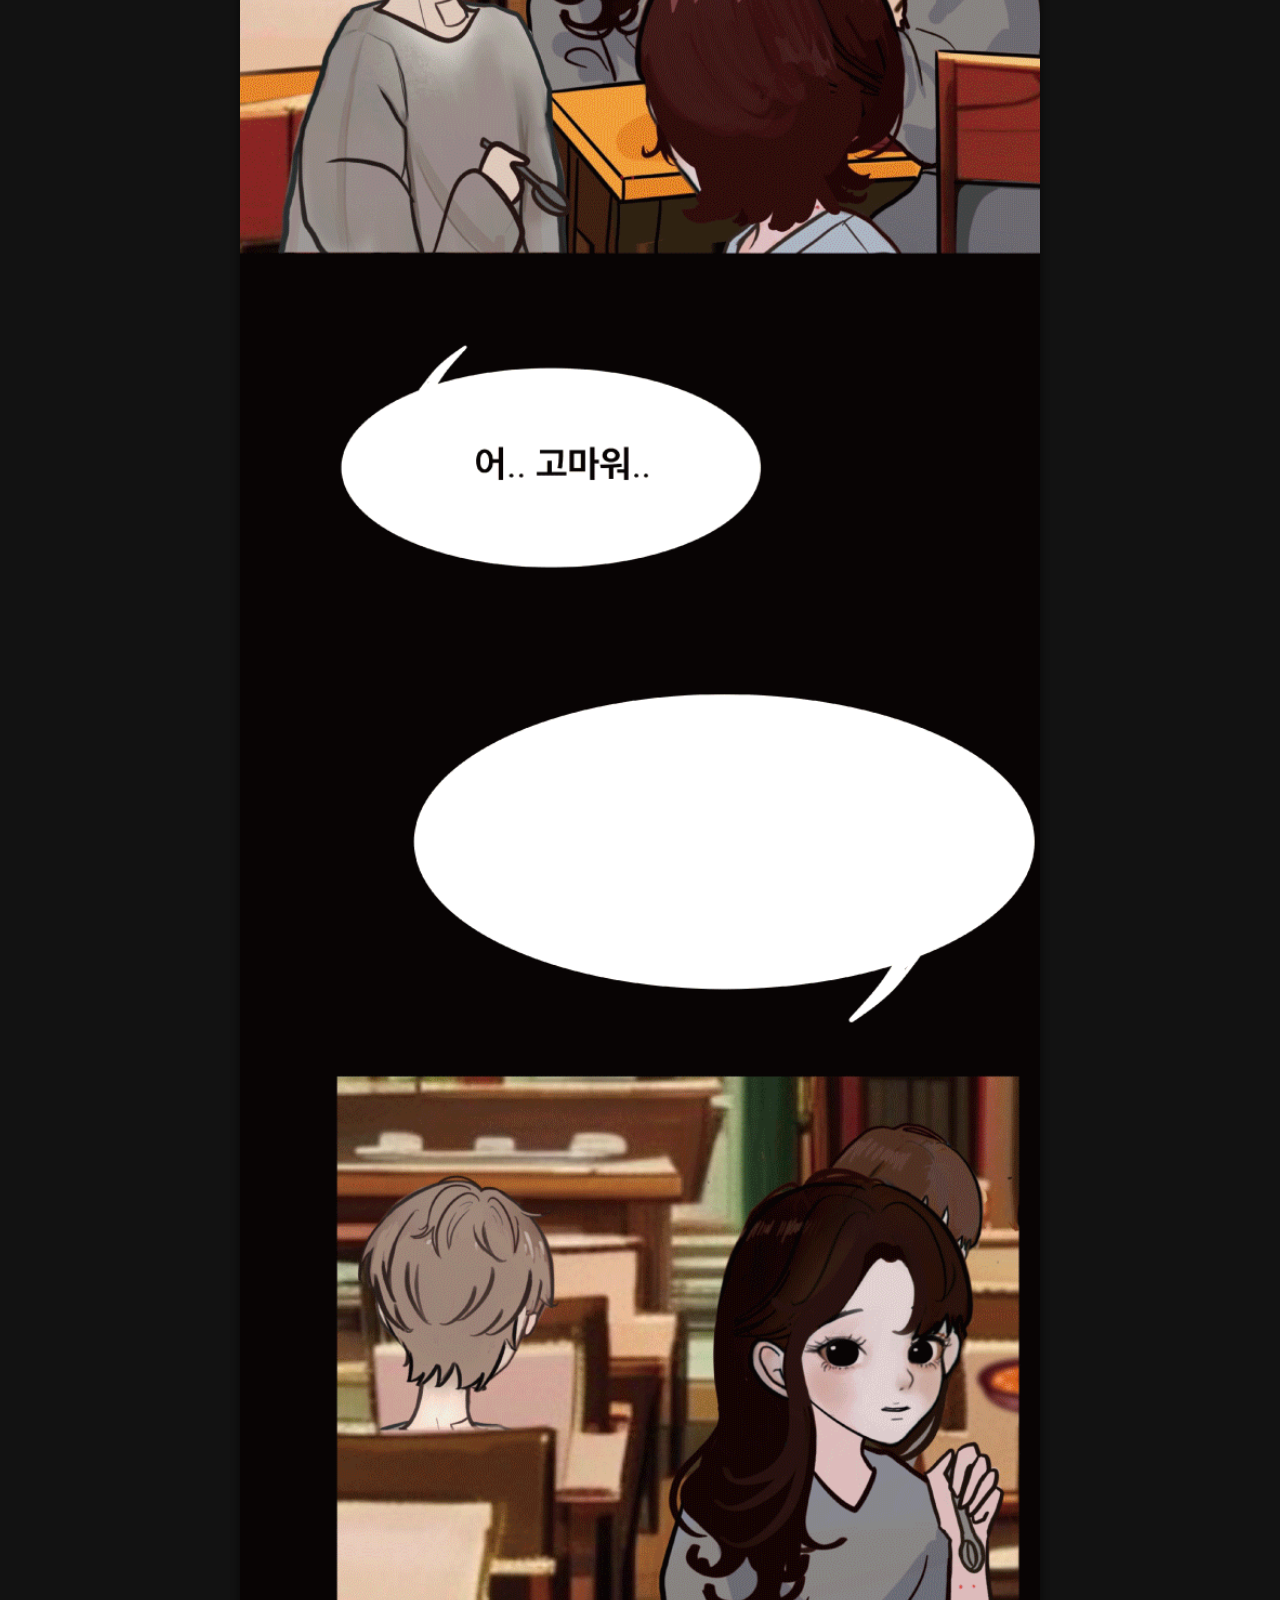
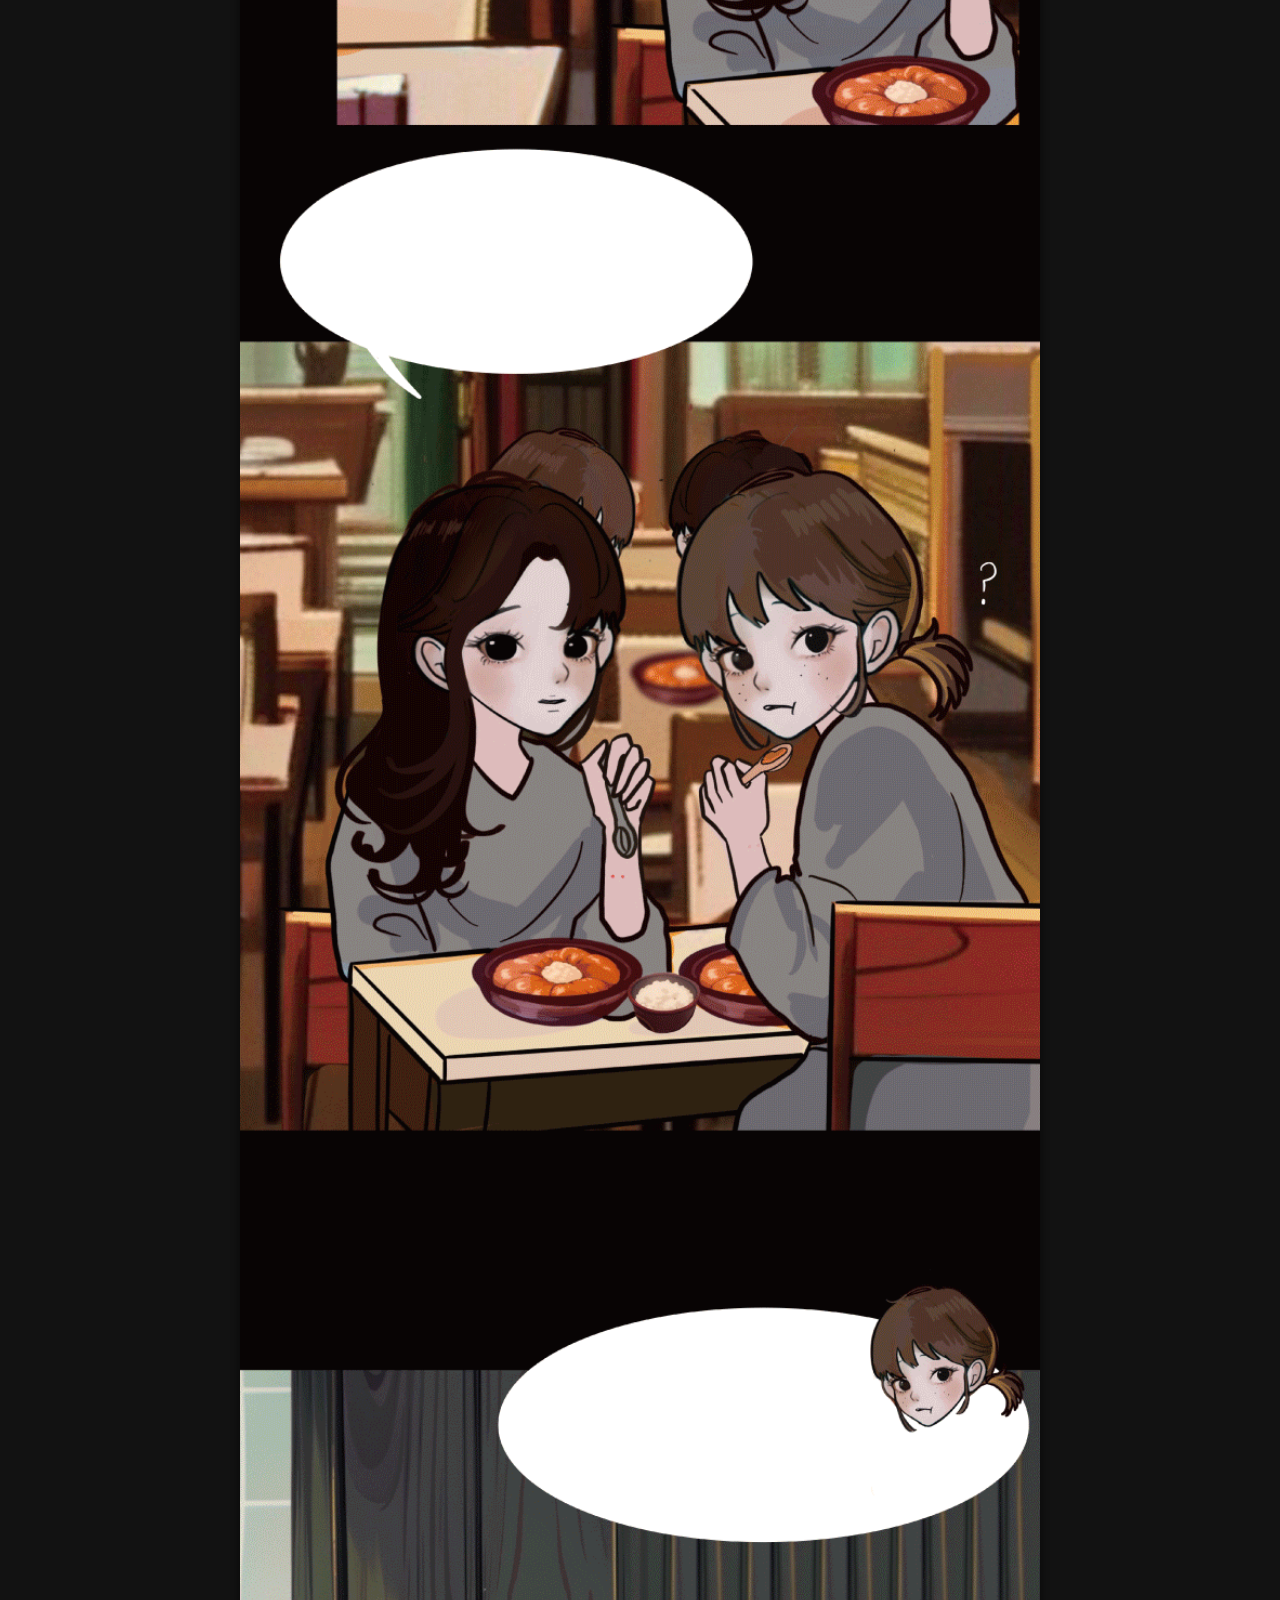
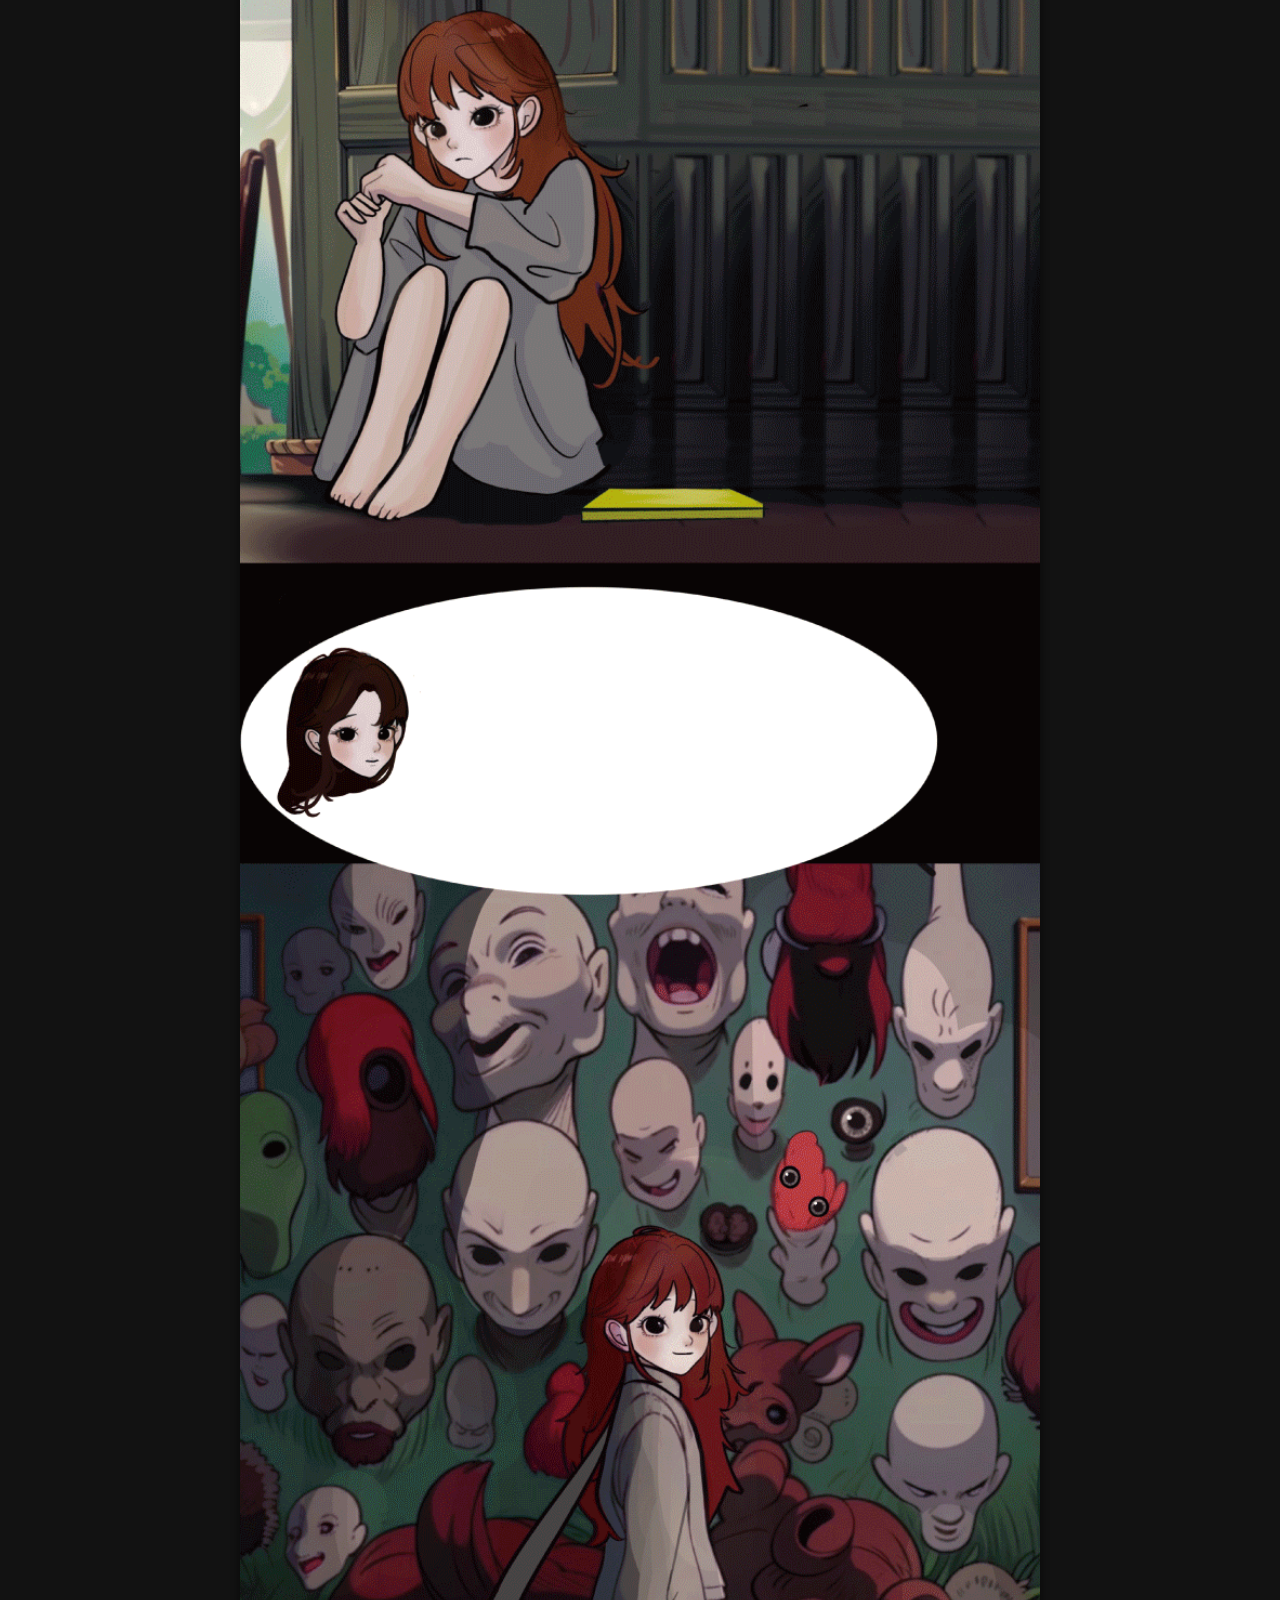
<file: prologue6.html>
<!DOCTYPE html>
<html lang="ko">
<head>
    <meta charset="UTF-8">
    <meta name="viewport" content="width=device-width, initial-scale=1.0">
    <title>웹툰 뷰어</title>
    <style>
        body {
            font-family: Arial, sans-serif;
            margin: 0;
            padding: 0;
            background-color: #121212; /* 검은색 배경 */
            color: white; /* 흰색 글씨 */
            overflow-x: hidden; /* 메뉴가 나올 때 가로 스크롤바가 안 나오도록 설정 */
        }

        /* 상단 네비게이션 바 */
        .topnav {
            display: flex;
            justify-content: space-between;
            align-items: center;
            background-color: #1e1e1e;
            padding: 20px;
            position: relative;
        }

        .menu-icon {
            font-size: 24px;
            cursor: pointer;
            color: white;
        }

        /* 네비게이션 바 버튼 */
        .navigation-bar {
            display: flex;
            justify-content: center;
            padding: 20px;
            background-color: #1e1e1e;
            color: white;
        }

        .nav-button {
            background-color: #333;
            color: white;
            padding: 10px 20px;
            margin: 0 10px;
            border: none;
            border-radius: 5px;
            display: flex;
            align-items: center;
            cursor: pointer;
            font-size: 16px;
        }

        .nav-button i {
            margin-right: 8px;
        }

        .nav-button:hover {
            background-color: #444;
        }

        /* 사이드 메뉴 */
        .sidenav {
            height: 100%;
            width: 0;
            position: fixed;
            top: 0;
            left: 0;
            background-color: #333;
            overflow-x: hidden;
            transition: 0.5s;
            padding-top: 60px;
            z-index: 1000;
        }

        .sidenav a {
            padding: 10px 20px;
            text-decoration: none;
            font-size: 18px;
            color: white;
            display: block;
            transition: 0.3s;
        }

        .sidenav a:hover {
            background-color: #444;
        }

        .sidenav .closebtn {
            position: absolute;
            top: 10px;
            right: 20px;
            font-size: 36px;
            cursor: pointer;
        }

        /* 메인 컨텐츠 숨기기 */
        .main-content {
            transition: margin-left 0.5s;
        }

        /* 웹툰 메인 이미지 */
        .webtoon-main {
            display: flex;
            justify-content: center;
            margin-top: 20px;
        }

        .webtoon-main img {
            width: 100%;
            max-width: 800px;
            border-radius: 5px;
            box-shadow: 0 4px 8px rgba(0, 0, 0, 0.6);
        }

        /* 스크롤 버튼 */
        .scroll-buttons {
            position: fixed;
            right: 20px;
            bottom: 40px;
            display: flex;
            flex-direction: column;
        }

        .scroll-top, .scroll-bottom {
            background-color: #333;
            border: none;
            padding: 10px;
            margin: 5px 0;
            color: white;
            border-radius: 50%;
            cursor: pointer;
            font-size: 24px;
        }

        .scroll-top:hover, .scroll-bottom:hover {
            background-color: #444;
        }

        /* 에피소드 미리보기 섹션 */
        .episode-previews {
            display: flex;
            justify-content: center;
            margin: 40px 0;
        }

        .episode-preview {
            display: flex;
            flex-direction: column;
            align-items: center;
            margin: 0 10px;
        }

        .episode-preview img {
            width: 150px; /* 이미지 크기를 동일하게 설정 */
            height: 200px; /* 높이도 고정 */
            margin-bottom: 8px;
            border-radius: 5px;
            transition: transform 0.2s ease;
            cursor: pointer;
            object-fit: cover; /* 이미지가 영역을 넘어가지 않게 설정 */
        }

        .episode-preview img:hover {
            transform: scale(1.05);
        }

        .episode-preview span {
            color: #ccc;
            font-size: 14px;
        }
    </style>
    <!-- 아이콘 폰트 -->
    <link rel="stylesheet" href="https://cdnjs.cloudflare.com/ajax/libs/font-awesome/6.0.0-beta3/css/all.min.css">
    
    <!-- 스크립트 -->
    <script>
        // 사이드 메뉴 열기
        function openNav() {
            document.getElementById("mySidenav").style.width = "250px";
            document.querySelector(".main-content").style.marginLeft = "250px";
        }

        // 사이드 메뉴 닫기
        function closeNav() {
            document.getElementById("mySidenav").style.width = "0";
            document.querySelector(".main-content").style.marginLeft = "0";
        }

        // 페이지 로드 후 3분 뒤에 index.html로 이동
        window.onload = function() {
            setTimeout(function() {
                window.location.href = "index.html";
            }, 180000); // 180000ms = 3분
        };

        // 목록 버튼 클릭 시 xoxoxo1.html로 이동
        function goToXoxoxo1() {
            window.location.href = "xoxoxo1.html";
        }

        // 이전화 및 다음화 버튼 클릭 시 해당 페이지로 이동
        function goToPrevious() {
            window.location.href = "prologue5.html";
        }

        function goToNext() {
            window.location.href = "xoxoxo1.html";
        }

        // 각 화 클릭 시 해당 페이지로 이동
        function goToEpisode(episodeNumber) {
            switch (episodeNumber) {
                case 1:
                    window.location.href = "prologue1 2.html";
                    break;
                case 2:
                    window.location.href = "prologue3.html";
                    break;
                case 3:
                    window.location.href = "prologue4.html";
                    break;
                case 4:
                    window.location.href = "prologue5.html";
                    break;
                case 5:
                    window.location.href = "prologue6.html";
                    break;
                case 6:
                    window.location.href = "prologue6.html";
                    break;
            }
        }
    </script>
</head>
<body>

    <!-- 사이드 네비게이션 -->
    <div id="mySidenav" class="sidenav">
        <span href="javascript:void(0)" class="closebtn" onclick="closeNav()">&times;</span>
        <a href="index.html">Main Home</a>
        <a href="xoxoxo1.html" target="_blank" rel="noopener">Webtoon Website</a>
        <a href="cococo.html">Webtoon Studio</a>
        <a href="iioioio.html">Hallopins Intro</a>
    </div>

    <!-- 상단 네비게이션 바 -->
    <div class="topnav">
        <span class="menu-icon" onclick="openNav()">
            <i class="fas fa-bars"></i>
        </span>
    </div>

    <!-- 네비게이션 바 버튼 -->
    <div class="navigation-bar">
        <button class="nav-button" onclick="goToPrevious()">
            <i class="fas fa-arrow-left"></i> 이전화
        </button>
        <button class="nav-button" onclick="goToXoxoxo1()">
            <i class="fas fa-list"></i> 목록
        </button>
        <button class="nav-button" onclick="goToNext()">
            <i class="fas fa-arrow-right"></i> 다음화
        </button>
    </div>

    <!-- 메인 콘텐츠 -->
    <div class="main-content">
        <!-- 웹툰 메인 이미지 -->
        <div class="webtoon-main">
            <img src="jjjjjj.gif" alt="웹툰 이미지">
          </div>
          <div class="webtoon-main">
          <img src="hhhhhhh.gif" alt="웹툰 프롤로그 이미지">
        </div>

        <!-- 스크롤 버튼 -->
        <div class="scroll-buttons">
            <button class="scroll-top" onclick="window.scrollTo({top: 0, behavior: 'smooth'});">
                <i class="fas fa-arrow-up"></i>
            </button>
            <button class="scroll-bottom" onclick="window.scrollTo({top: document.body.scrollHeight, behavior: 'smooth'});">
                <i class="fas fa-arrow-down"></i>
            </button>
        </div>

        <!-- 에피소드 미리보기 -->
        <div class="episode-previews">
            <div class="episode-preview" onclick="goToEpisode(1)">
                <img src="IMG_9433.JPG" alt="1화">
                <span>1화</span>
            </div>
            <div class="episode-preview" onclick="goToEpisode(2)">
                <img src="IMG_9432.JPG" alt="2화">
                <span>2화</span>
            </div>
            <div class="episode-preview" onclick="goToEpisode(3)">
                <img src="IMG_9431.JPG" alt="3화">
                <span>3화</span>
            </div>
            <div class="episode-preview" onclick="goToEpisode(4)">
                <img src="IMG_9430.JPG" alt="4화">
                <span>4화</span>
            </div>
            <div class="episode-preview" onclick="goToEpisode(5)">
                <img src="IMG_9429.JPG" alt="5화">
                <span>5화</span>
            </div>
            <div class="episode-preview" onclick="goToEpisode(6)">
                <img src="IMG_9428.JPG" alt="6화">
                <span>6화</span>
            </div>
        </div>
    </div>
</body>
</html>
</file>
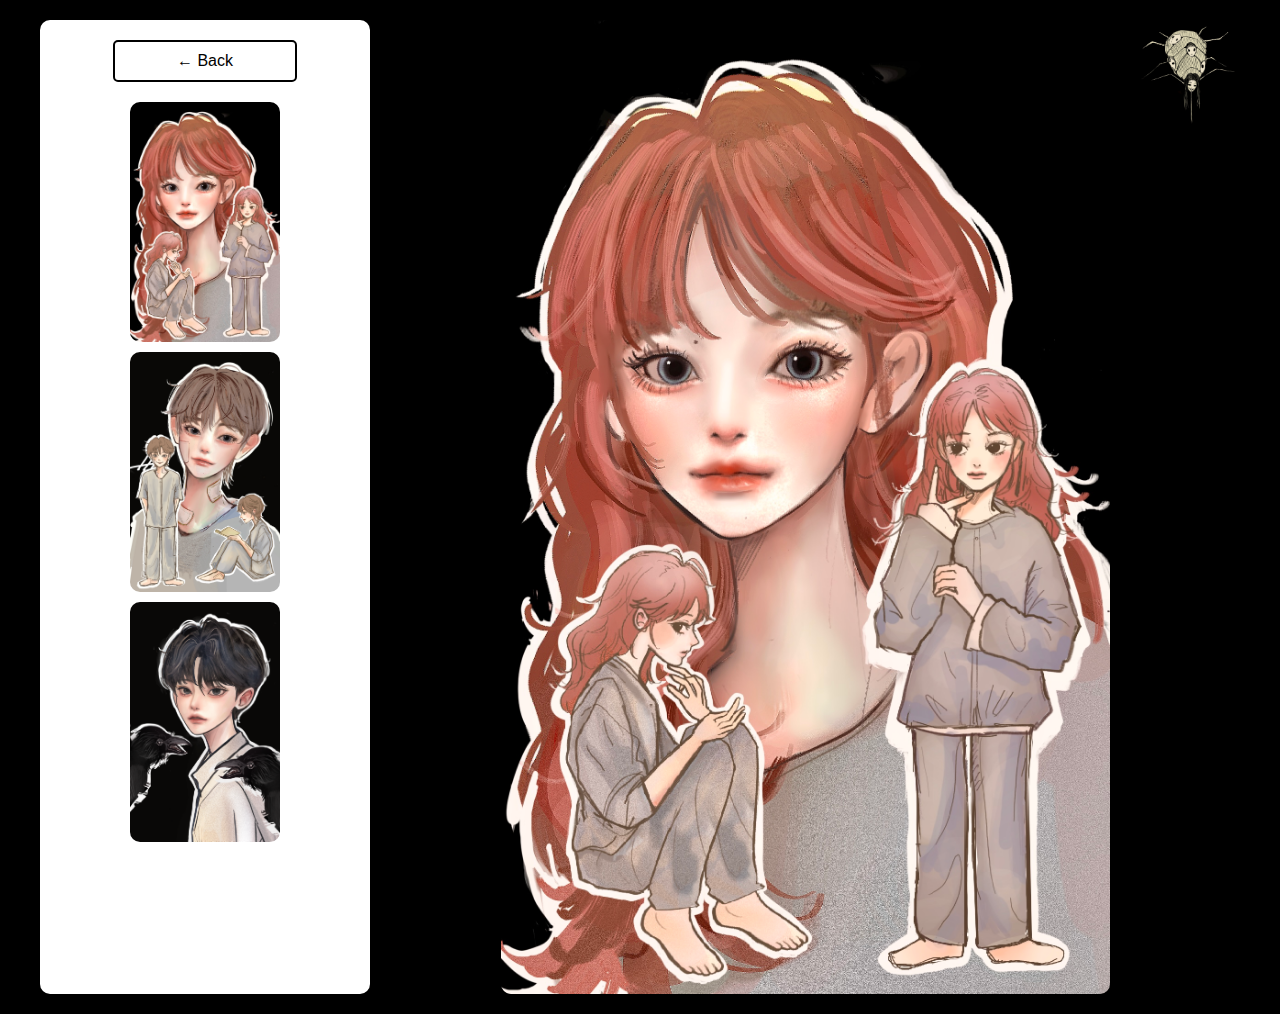
<file: xoxoxo.html>
<!DOCTYPE html>
<html lang="en">
<head>
    <meta charset="UTF-8">
    <meta name="viewport" content="width=device-width, initial-scale=1.0">
    <title>Character Introduction</title>
    <style>
        body {
            font-family: Arial, sans-serif;
            margin: 0;
            padding: 0;
            background-color: #000;
            color: white;
        }
        .container {
            display: flex;
            justify-content: space-between;
            padding: 20px;
            margin: 0 auto;
            max-width: 1200px;
            position: relative;
        }
        .sidebar {
            flex: 0.5;
            background-color: #fff;
            padding: 20px;
            border-radius: 10px;
            box-shadow: 0 2px 10px rgba(0, 0, 0, 0.5);
            display: flex;
            flex-direction: column;
            align-items: center;
        }
        .sidebar img {
            width: 100%;
            max-width: 150px;
            height: auto;
            border-radius: 10px;
            margin-bottom: 10px;
            cursor: pointer;
            transition: transform 0.3s ease, filter 1s ease-in-out;
            filter: brightness(1);
        }
        .sidebar img:hover {
            filter: brightness(0.7);
        }
        .main-image {
            flex: 1.5;
            position: relative;
            display: flex;
            justify-content: center;
            align-items: center;
        }
        .main-image img {
            max-width: 70%;
            height: auto;
            border-radius: 10px;
            box-shadow: 0 4px 10px rgba(0, 0, 0, 0.5);
            opacity: 0;
            transition: opacity 1.5s ease-in-out;
        }
        .main-image img.active {
            opacity: 1;
        }
        .overlay {
            position: absolute;
            top: 0;
            left: 0;
            width: 100%;
            height: 100%;
            background-color: rgba(0, 0, 0, 0.6);
            display: flex;
            justify-content: center;
            align-items: center;
            opacity: 0;
            transition: opacity 0.3s ease;
            border-radius: 10px;
        }
        .main-image:hover .overlay {
            opacity: 1;
        }
        .overlay-text {
            text-align: center;
            color: white;
        }
        .overlay-text h2 {
            font-size: 24px;
            margin-bottom: 10px;
            display: inline-block;
            white-space: nowrap;
            overflow: hidden;
            border-right: 3px solid;
            width: 0;
            animation: typing 3s steps(12) forwards;
        }
        .overlay-text p {
            font-size: 16px;
            display: inline-block;
            white-space: nowrap;
            overflow: hidden;
            border-right: 3px solid;
            width: 0;
            animation: typing 4s steps(40) forwards;
            animation-delay: 1s;
        }
        @keyframes typing {
            from { width: 0; }
            to { width: 100%; }
        }
        .back-button {
            background-color: white;
            color: black;
            padding: 10px 15px;
            border-radius: 5px;
            border: 2px solid black;
            text-align: center;
            cursor: pointer;
            text-decoration: none;
            margin-bottom: 20px;
            width: 100%;
            max-width: 150px;
        }
        .back-button:hover {
            background-color: #f0f0f0;
        }
        .character {
            position: absolute;
            top: 20px;
            right: 20px;
            cursor: pointer;
        }
        .character img {
            width: 100px;
            height: auto;
            transition: all 0.3s ease;
        }
        .speech-bubble {
            position: absolute;
            top: -40px;
            right: 120px;
            background-color: white;
            border-radius: 10px;
            padding: 10px;
            color: black;
            font-size: 14px;
            box-shadow: 0 2px 10px rgba(0, 0, 0, 0.3);
            display: none;
            z-index: 1;
        }
        .speech-bubble:after {
            content: '';
            position: absolute;
            top: 50%;
            right: -10px;
            width: 0;
            height: 0;
            border-left: 10px solid white;
            border-top: 5px solid transparent;
            border-bottom: 5px solid transparent;
        }
    </style>
    <script>
        function changeImage(imageSrc, name, description) {
            const image = document.getElementById('mainImage');
            const overlayName = document.getElementById('overlayName');
            const overlayDescriptions = document.querySelectorAll('.overlayDescription');

            image.src = imageSrc;
            image.classList.remove('active');
            setTimeout(() => {
                image.classList.add('active');
            }, 100);

            overlayName.textContent = name;
            overlayName.style.animation = 'none';
            
            description.forEach((text, index) => {
                overlayDescriptions[index].textContent = text;
                overlayDescriptions[index].style.animation = 'none';
            });

            setTimeout(() => {
                overlayName.style.animation = '';
                overlayDescriptions.forEach(desc => {
                    desc.style.animation = '';
                });
            }, 100);
        }

        function toggleSpeechBubble() {
            const bubble = document.getElementById('speechBubble');
            if (bubble.style.display === 'none' || bubble.style.display === '') {
                bubble.style.display = 'block';
            } else {
                bubble.style.display = 'none';
            }
        }

        window.onclick = function(event) {
            const bubble = document.getElementById('speechBubble');
            const character = document.querySelector('.character');
            if (event.target !== bubble && event.target !== character) {
                bubble.style.display = 'none';
            }
        };
    </script>
</head>
<body>

<div class="container">
    <!-- Sidebar Section -->
    <div class="sidebar">
        <a href="cococo.html" class="back-button">← Back</a>
        
        <img src="77777.jpg" alt="Merry" onclick="changeImage('77777.jpg', '메리', ['이승과 저승 경계에서 길을 잃은 영혼들을 보호하고,', '인연을 연결하는 연화로 자살한 아이들의 기억을 지워주고 다시', '이승의 길을 알려준다. 그녀의 행동으로 자살한 자들의 죄를 시험하는 악마들의 균형이 깨지기 시작한다.', '메리를 찾기 시작한다.'])">
        
        <img src="mm.jpg" alt="Finn" onclick="changeImage('mm.jpg', '핀', ['학교에서 마녀사냥을 당하던 여자아이를 도와준다는 이유로', '괴롭힘을 당하는 핀은 눈을 뜨니 이상한 곳으로 오게된다.', '아무 기억이 나지 않는 핀은 환생원에서 점점 기억이 돌아오기 시작한다.', '핀의 기억으로 악마들이 영혼의 냄새를 맡자 환생원이 보이기 시작한다.'])">
        
        <img src="kkkkk.png" alt="Harry" onclick="changeImage('kkkkk.png', '헤리', ['아버지의 소원으로 저승의 경계로 온 그는', '자신을 도와주는 악마와 함께 저승에 규칙을 도우고 있다.', '악마들이 메리와 핀을 찾는다는 이야기를 듣고, 환생원을 찾아오게 된다.'])">
    </div>

    <!-- Main Image Section -->
    <div class="main-image">
        <img id="mainImage" src="77777.jpg" alt="Main Image" class="active">
        
        <!-- 이미지 위에 나타나는 오버레이 -->
        <div class="overlay">
            <div class="overlay-text">
                <h2 id="overlayName">메리</h2>
                <p class="overlayDescription">이승과 저승 경계에서 길을 잃은 영혼들을 보호하고,</p>
                <p class="overlayDescription">인연을 연결하는 연화로 자살한 아이들의 기억을 지워주고 다시</p>
                <p class="overlayDescription">이승의 길을 알려준다. 그녀의 행동으로 자살한 자들의 죄를 시험하는 악마들의 균형이 깨지기 시작한다.</p>
                <p class="overlayDescription">메리를 찾기 시작한다.</p>
            </div>
        </div>
    </div>

    <!-- 캐릭터 말풍선 요소 -->
    <div class="character" onclick="toggleSpeechBubble(event)">
        <img src="ooooo1.PNG" alt="Character">
        <div id="speechBubble" class="speech-bubble">
            이 녀석들이 어디에 숨어있을까!?
        </div>
    </div>
</div>

</body>
</html>
</file>
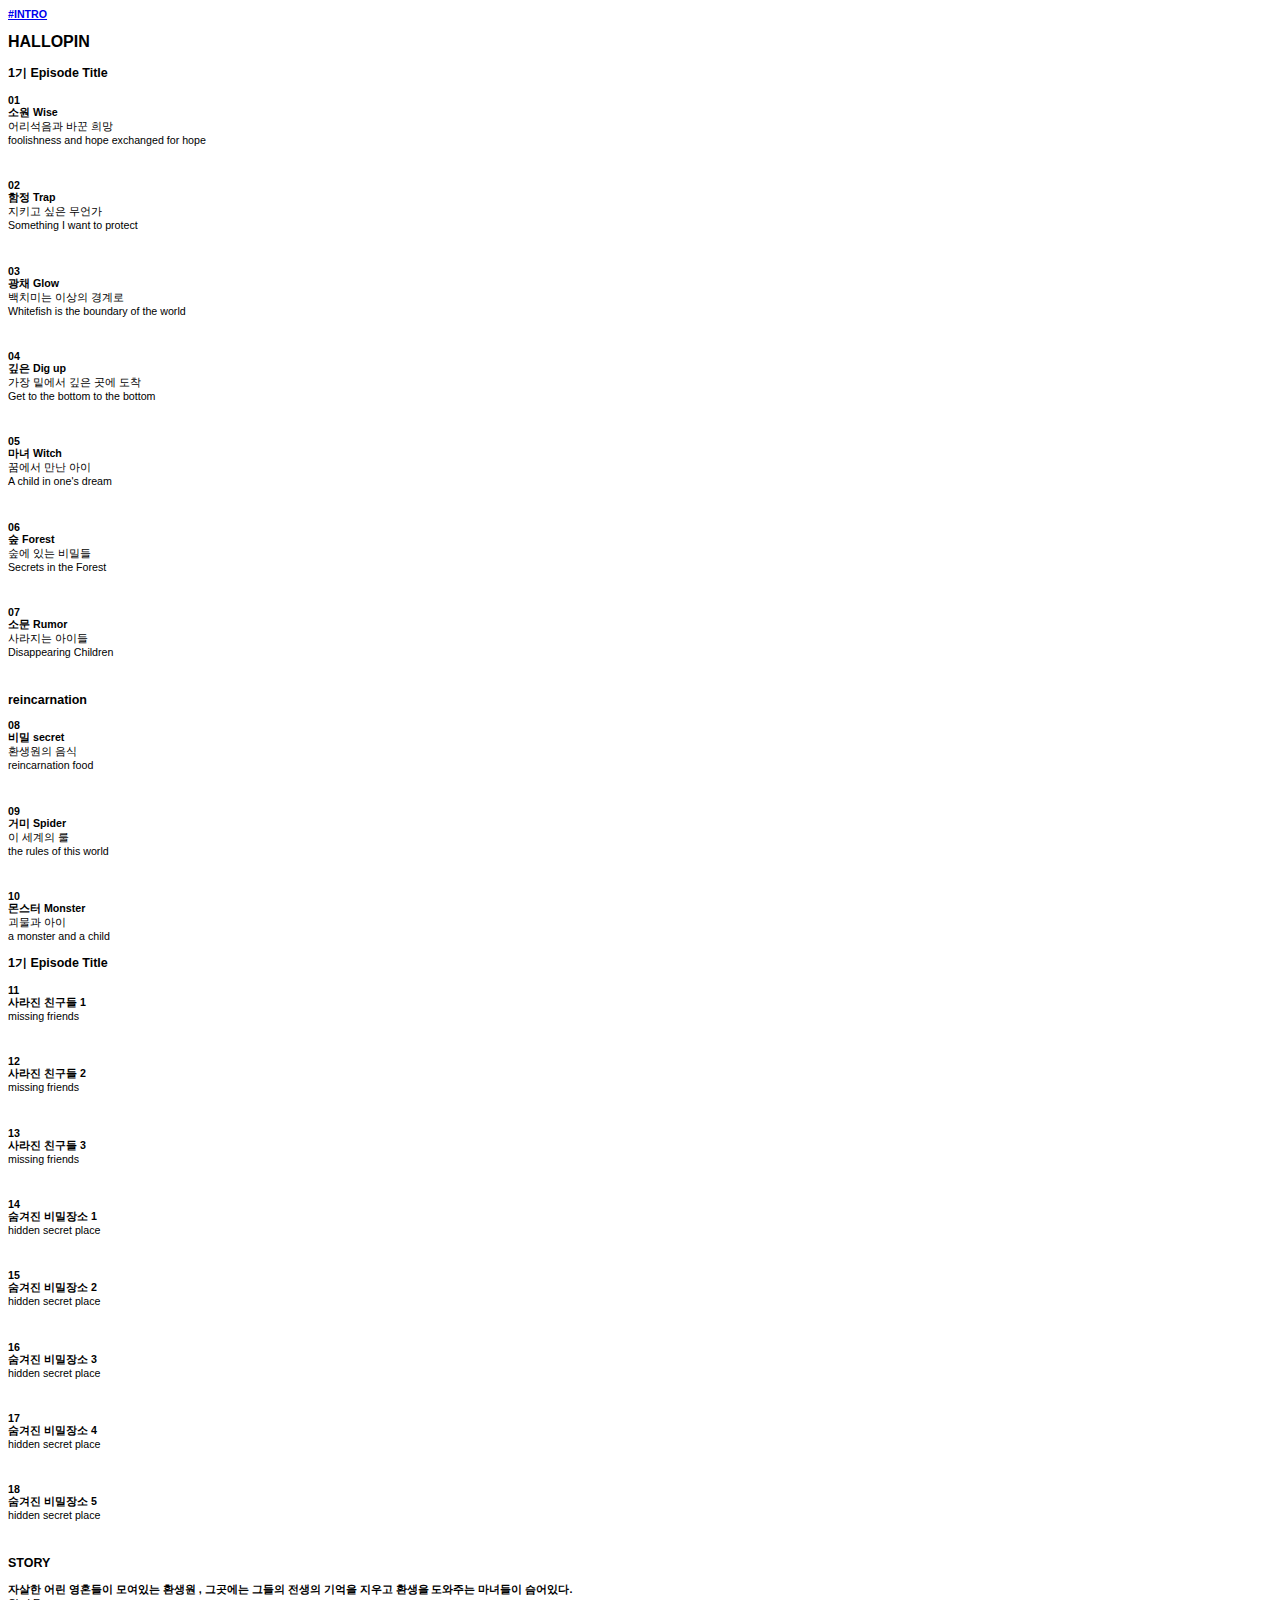
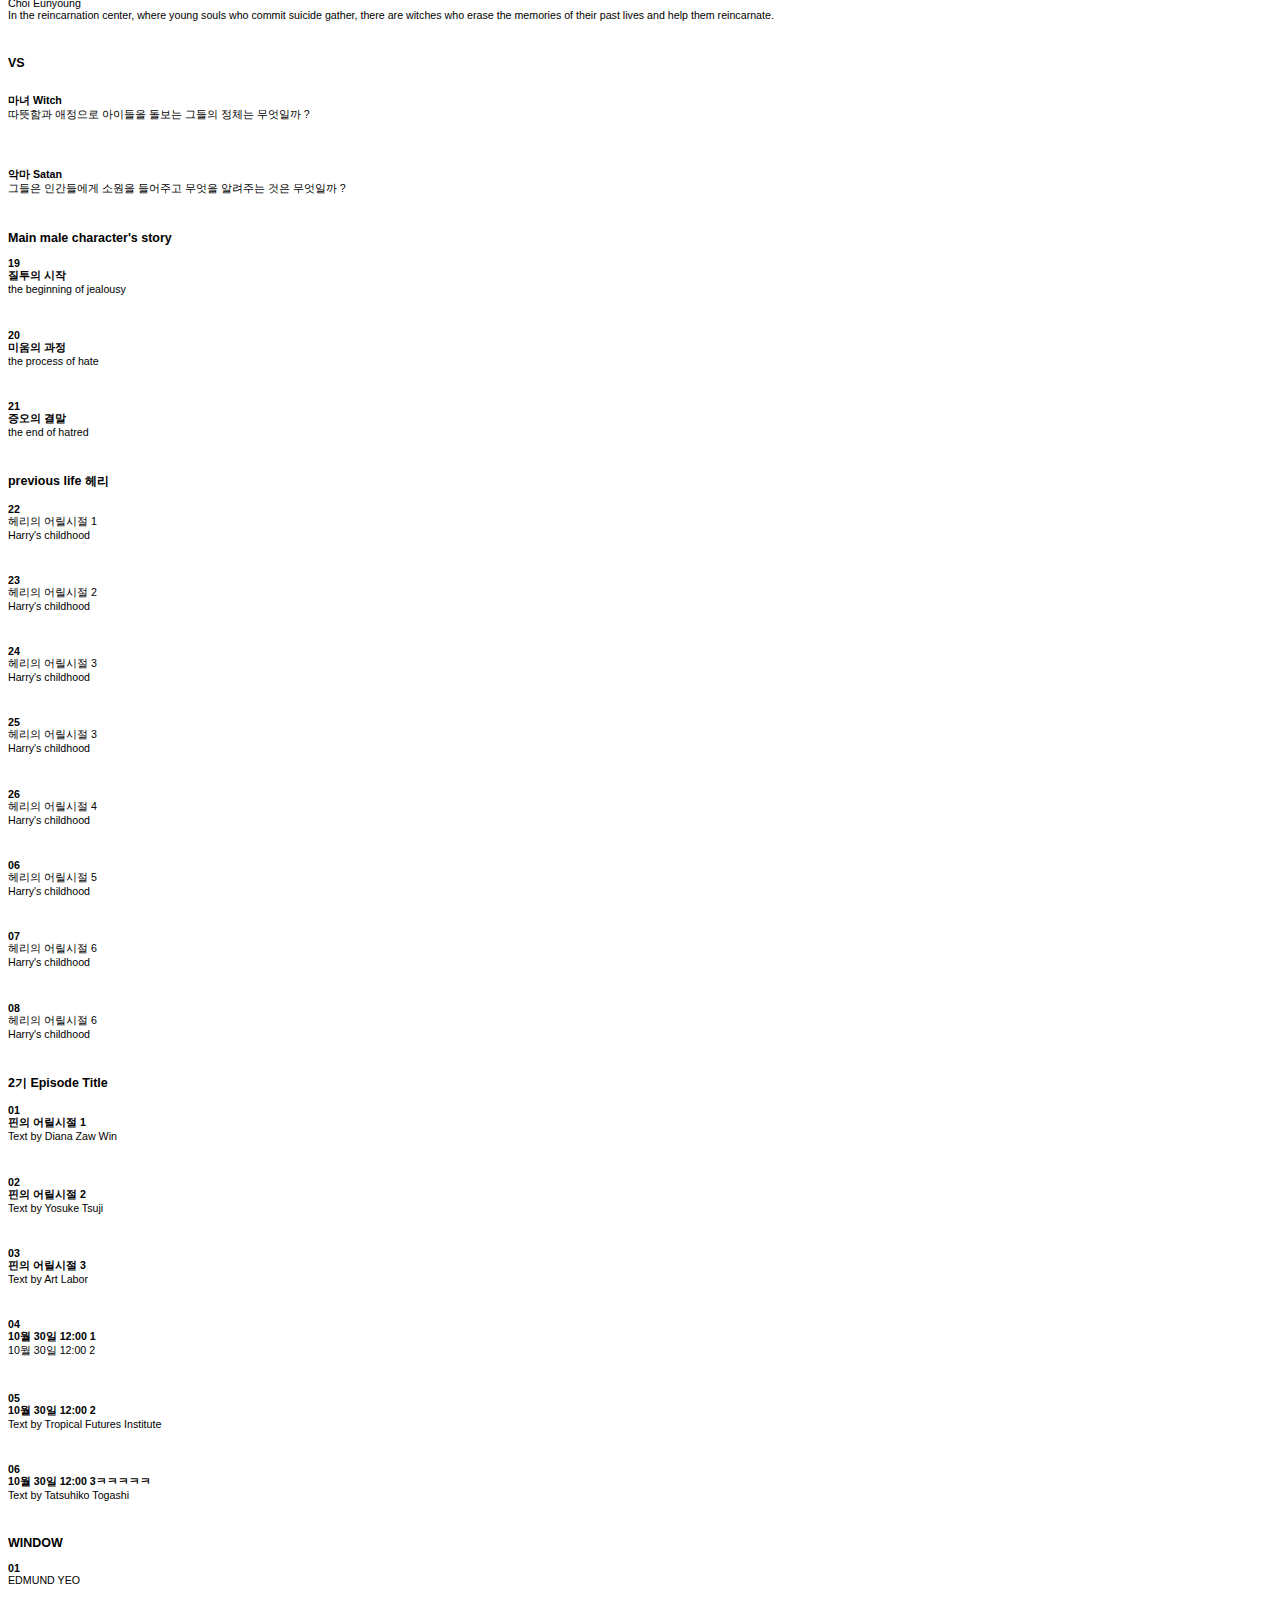
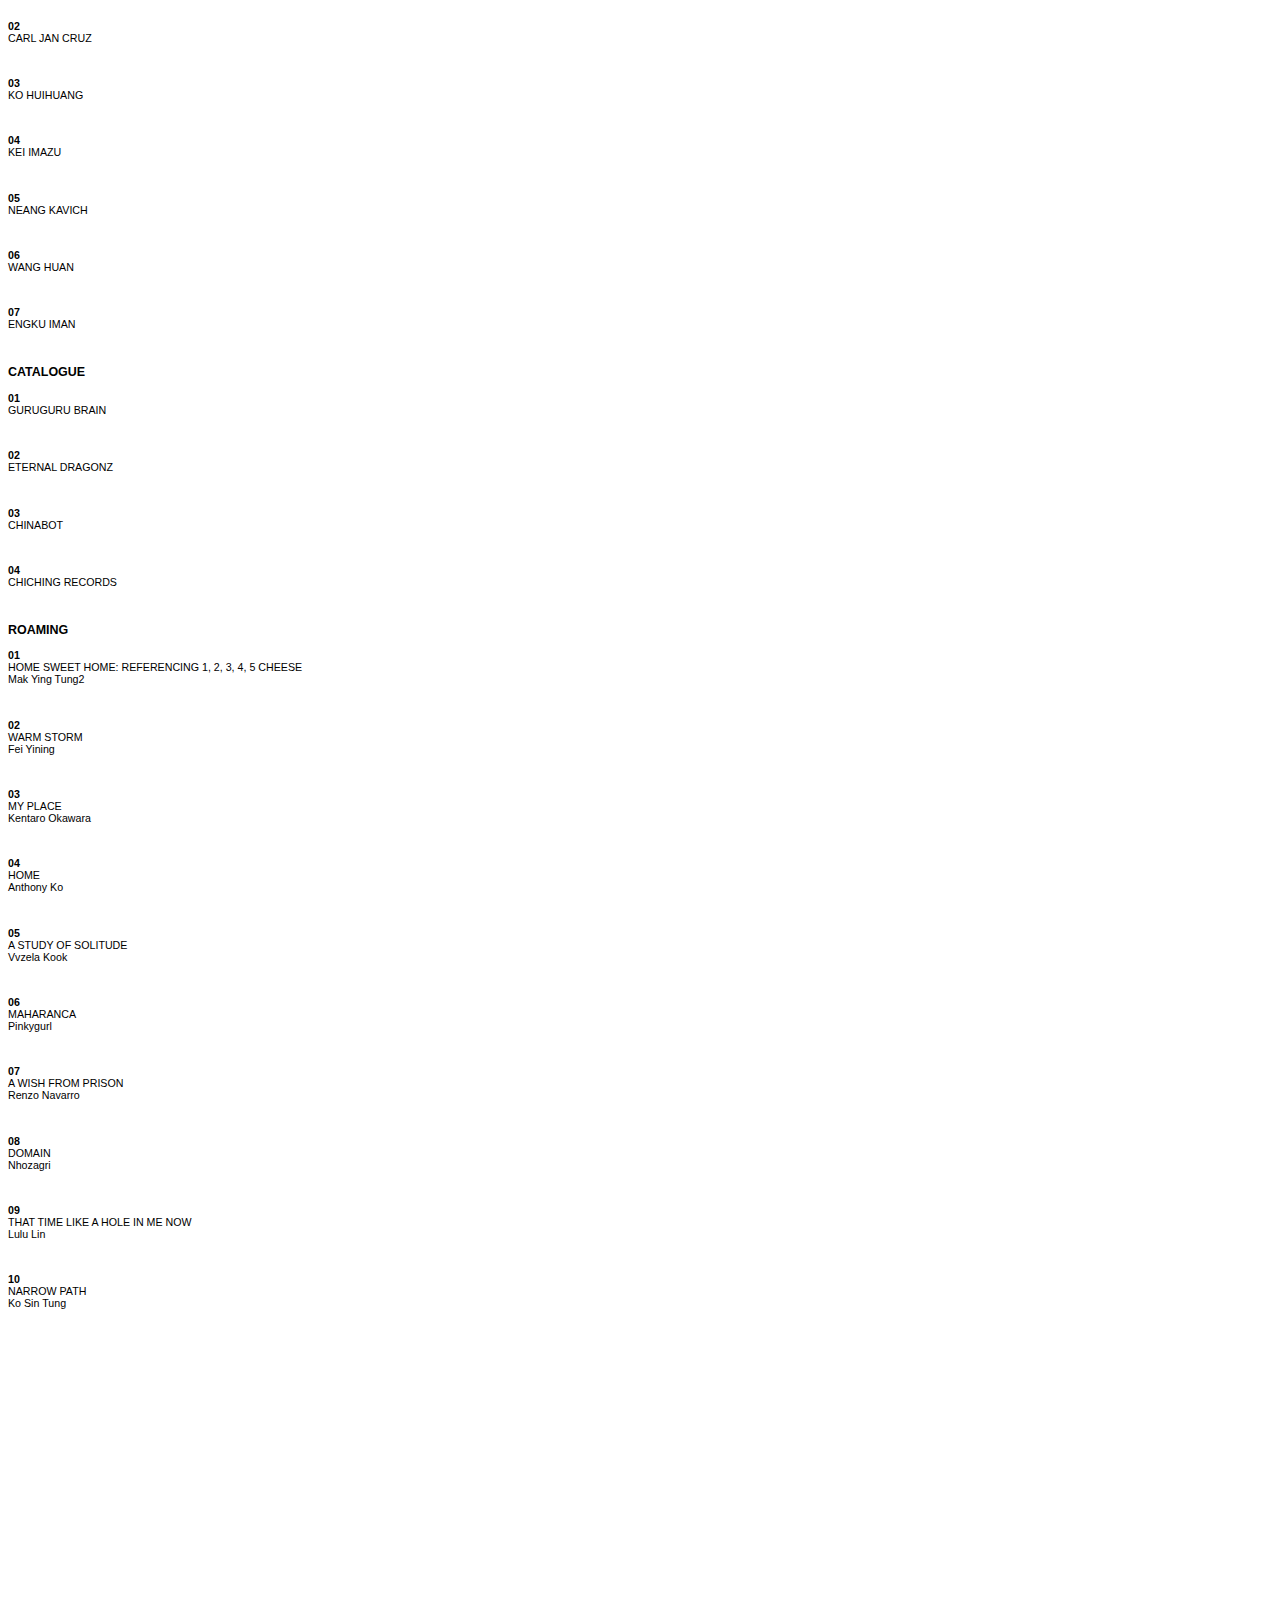
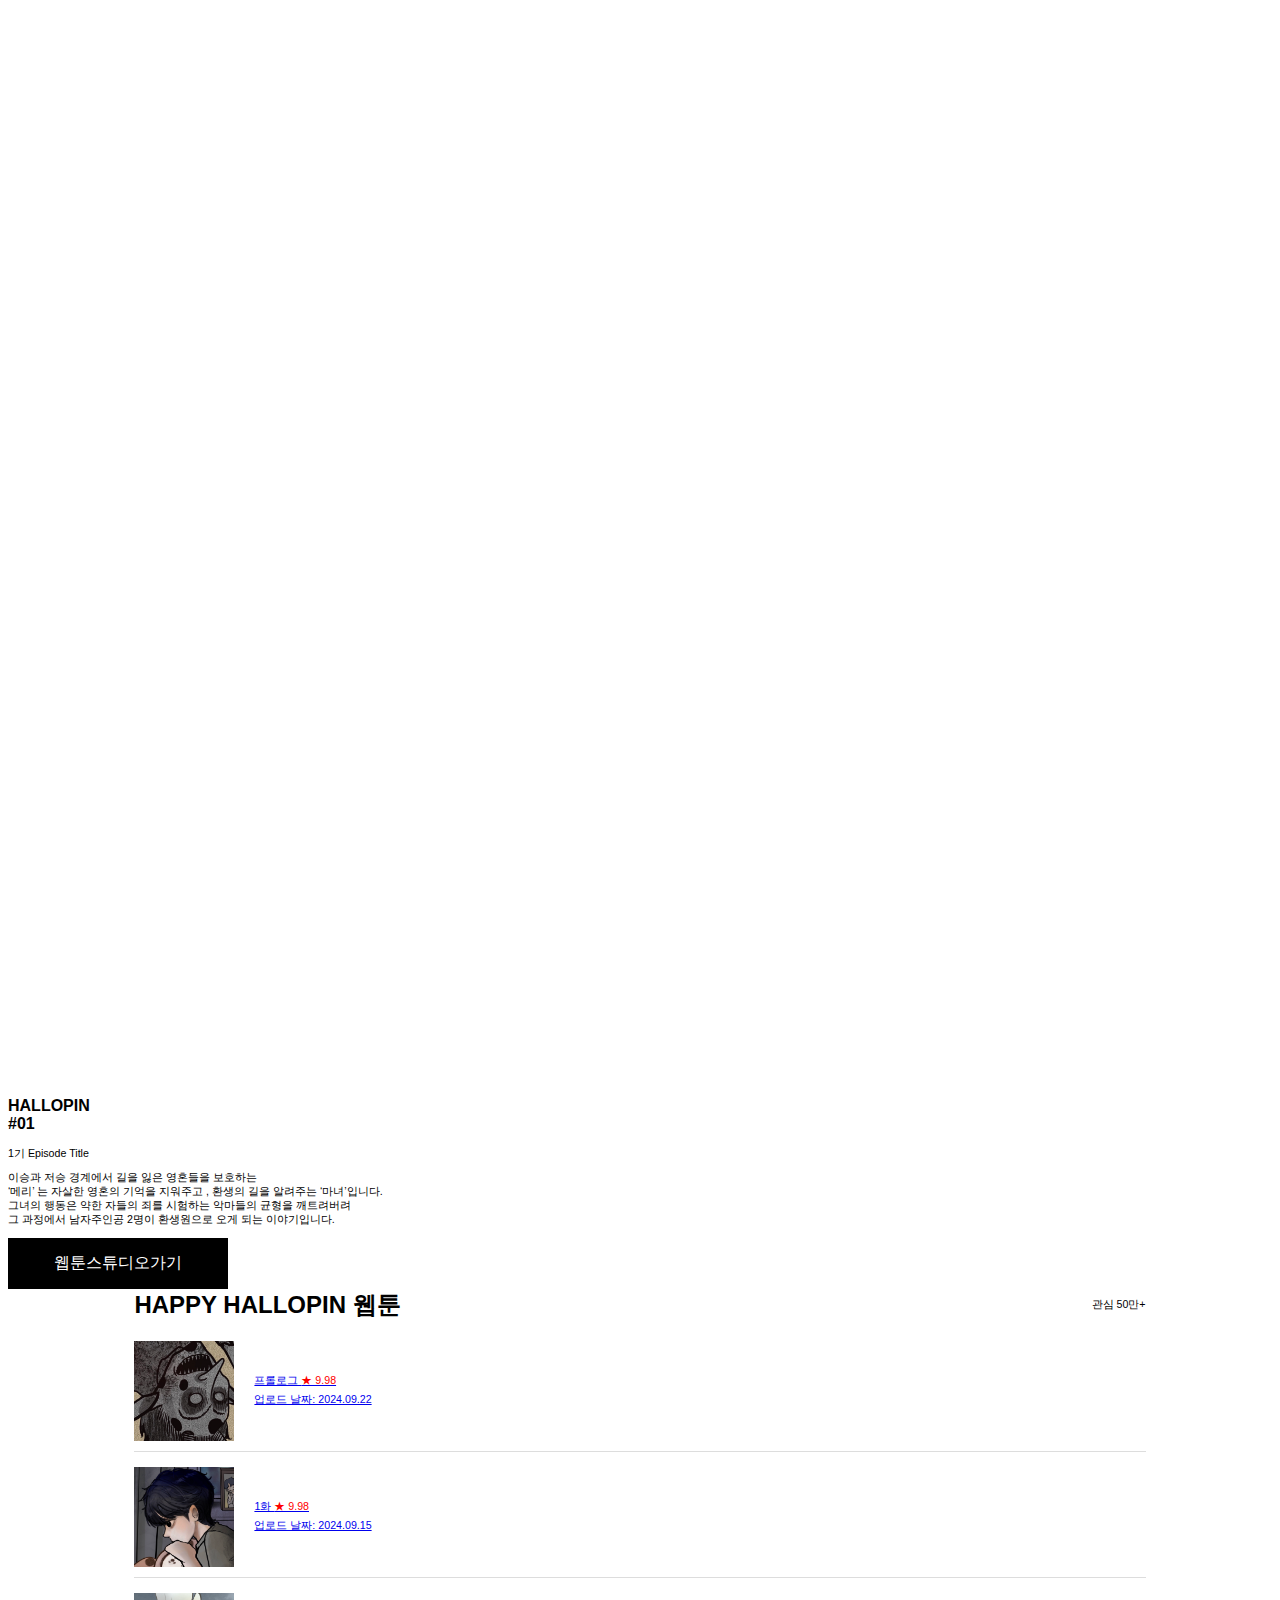
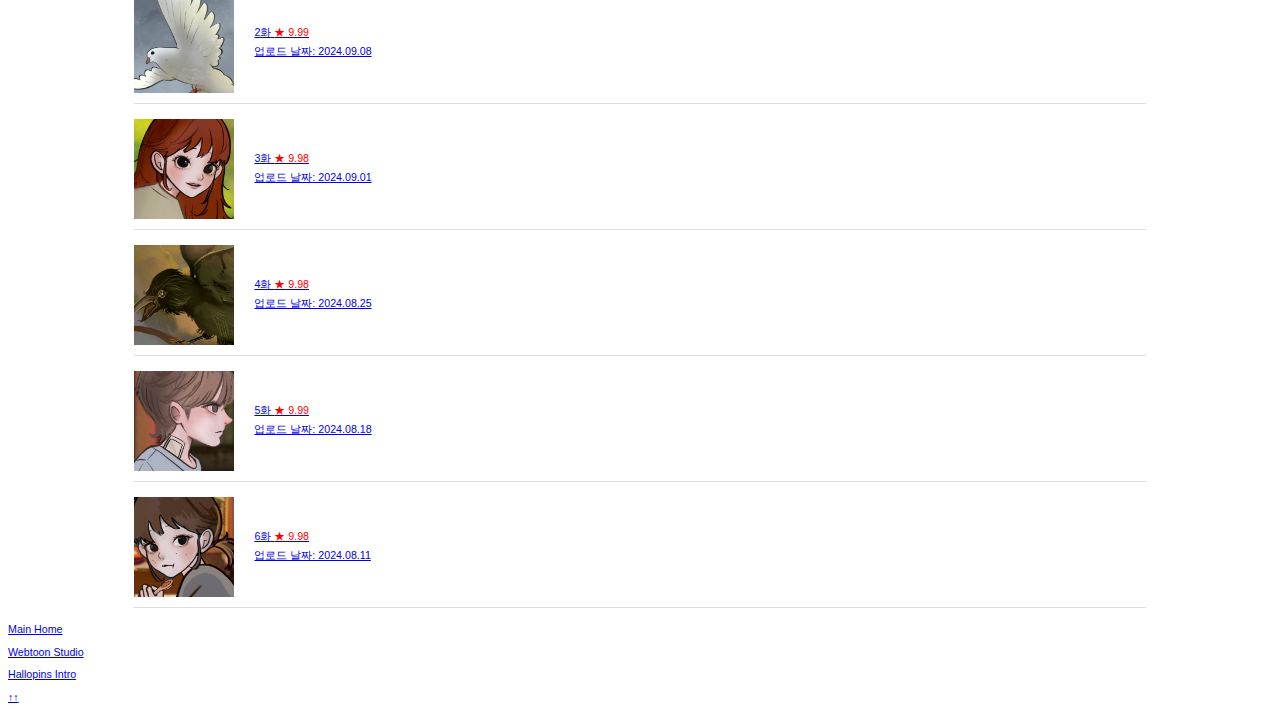
<file: xoxoxo1.html>
<!DOCTYPE HTML>
<html id="html-root" lang="en-US">
<head>
  
    <script>
    IS_TOUCH = "",
    'ontouchstart' in document.documentElement ? (IS_TOUCH = !0, document.documentElement.className += " is-touch") : (IS_TOUCH = !1, document.documentElement.className += " is-no-touch");
    !function() {
        var n = function(n, t, e) {
                n.addEventListener ? n.addEventListener(t, e, !1) : n.attachEvent("on" + t, e)
            },
            t = function(n, t) {
                for (var e in t)
                    t.hasOwnProperty(e) && (n[e] = t[e]);
                return n
            };
        window.fitText = function(e, i, a) {
            var o = t({
                    minFontSize: -1 / 0,
                    maxFontSize: 1 / 0
                }, a),
                r = function(t) {
                    var e = i || 1,
                        a = function() {
                            t.style.fontSize = Math.max(Math.min(t.clientWidth / (10 * e), parseFloat(o.maxFontSize)), parseFloat(o.minFontSize)) + "px"
                        };
                    a(),
                    n(window, "resize", a)
                };
            if (e.length)
                for (var f = 0; f < e.length; f++)
                    r(e[f]);
            else
                r(e);
            return e
        }
    }();
    window.fitText(document.getElementById("html-root"), 12, {
        minFontSize: "8px",
        maxFontSize: "20px"
    });
    </script>
    <script>
    var minSize = 3;
    var maxSize = 25;
    var minTiming = 300;
    var maxTiming = 700;
    </script>
    <script async src="https://www.googletagmanager.com/gtag/js?id=G-LZ8JHS8FE7"></script>
    <script>
    window.dataLayer = window.dataLayer || [];
    function gtag() {
        dataLayer.push(arguments);
    }
    gtag('js', new Date());
    gtag('config', 'G-LZ8JHS8FE7');
    </script>
    <link href="https://unlirice.ooo/wp-content/themes/unlirice/dist/assets/css/site.css?d=130243" rel="stylesheet" type="text/css">
    <meta name='robots' content='max-image-preview:large'/>
    <link rel='dns-prefetch' href='//s.w.org'/>
</head>
<body>
    
    </h1>
   
    <a href="javascript:void(0)" class="issue-buy textsize-rmedium js-scroll-button" data-scrollButton="product-info">
        <b>#INTRO</b>
    </a>
    
    </div>
    <div class="row wrapper issue-container">
        <div class="row from-the-editor">
            <div class="flex-container _grid-container">
                <div class="col-50 col-100-tablet">
                   
                </div>
                
        </div>
        <h2 class="row textsize-large textalign-center">
            <b>HALLOPIN</b>
        </h2>
        <div class="row contents">
            <div class="row">
                <h3 class="textsize-medium">
                    <b>1기 Episode Title</b>
                </h3>
                <div class="_row flex-container __grid-container is-grid-bottom is-break-sp">
                    <div class="issue-content col-33 col-50-tablet col-100-sp __row-sp textsize-rmedium-tablet">
                        <div class="issue-content-element js-content-1-1">
                            <p>
                                <b>
                                    01
                                    <br/>
                                    소원 Wise 
                                </b>
                                <br/>
                                어리석음과 바꾼 희망
                                <br/>
                                foolishness and hope exchanged for hope
                            </p>
                        </div>
                        <a href="javascript:void(0)" class="issue-image-container js-issue-image-container draggable js-draggable is-no-restrict" data-content="1-1">
                            <img class="lozad preload-image" data-src="ooooo1.PNG">
                        </a>
                    </div>
                    <div class="issue-content col-33 col-50-tablet col-100-sp __row-sp textsize-rmedium-tablet">
                        <div class="issue-content-element js-content-1-2">
                            <p>
                                <b>
                                    02
                                    <br/>
                                    함정 Trap
                                </b>
                                <br/>
                                지키고 싶은 무언가
                                <br/>
                                Something I want to protect
                            </p>
                        </div>
                        <a href="javascript:void(0)" class="issue-image-container js-issue-image-container draggable js-draggable is-no-restrict" data-content="1-2">
                            <img class="lozad preload-image" data-src="888888.JPG">
                        </a>
                    </div>
                    <div class="issue-content col-33 col-50-tablet col-100-sp __row-sp textsize-rmedium-tablet">
                        <div class="issue-content-element js-content-1-3">
                            <p>
                                <b>
                                    03
                                    <br/>
                                    광채 Glow
                                </b>
                                <br/>
                                백치미는 이상의 경계로
                                <br/>
                                Whitefish is the boundary of the world

                            </p>
                        </div>
                        <a href="javascript:void(0)" class="issue-image-container js-issue-image-container draggable js-draggable is-no-restrict" data-content="1-3">
                            <img class="lozad preload-image" data-src="IMG_8376.JPG">
                        </a>
                    </div>
                    <div class="issue-content col-33 col-50-tablet col-100-sp __row-sp textsize-rmedium-tablet">
                        <div class="issue-content-element js-content-1-4">
                            <p>
                                <b>
                                    04
                                    <br/>
                                    깊은 Dig up
                                </b>
                                <br/>
                                가장 밑에서 깊은 곳에 도착
                                <br/>
                                Get to the bottom to the bottom
                            </p>
                        </div>
                        <a href="javascript:void(0)" class="issue-image-container js-issue-image-container draggable js-draggable is-no-restrict" data-content="1-4">
                            <img class="lozad preload-image" data-src="IMG_9387 2.PNG">
                        </a>
                    </div>
                    <div class="issue-content col-33 col-50-tablet col-100-sp __row-sp textsize-rmedium-tablet">
                        <div class="issue-content-element js-content-1-5">
                            <p>
                                <b>
                                    05
                                    <br/>
                                    마녀 Witch
                                </b>
                                <br/>
                                꿈에서 만난 아이
                                <br/>
                                A child in one's dream
                            </p>
                        </div>
                        <a href="javascript:void(0)" class="issue-image-container js-issue-image-container draggable js-draggable is-no-restrict" data-content="1-5">
                            <img class="lozad preload-image" data-src="888888.png">
                        </a>
                    </div>
                    <div class="issue-content col-33 col-50-tablet col-100-sp __row-sp textsize-rmedium-tablet">
                        <div class="issue-content-element js-content-1-6">
                            <p>
                                <b>
                                    06
                                    <br/>
                                    숲 Forest 
                                </b>
                                <br/>
                                숲에 있는 비밀들
                                <br/>
                                Secrets in the Forest
                            </p>
                        </div>
                        <a href="javascript:void(0)" class="issue-image-container js-issue-image-container draggable js-draggable is-no-restrict" data-content="1-6">
                            <img class="lozad preload-image" data-src="hhhhh.jpg">
                        </a>
                    </div>
                    <div class="issue-content col-33 col-50-tablet col-100-sp __row-sp textsize-rmedium-tablet">
                        <div class="issue-content-element js-content-1-7">
                            <p>
                                <b>
                                    07
                                    <br/>
                                    소문 Rumor
                                </b>
                                <br/>
                                사라지는 아이들
                                <br/>
                                Disappearing Children
                            </p>
                        </div>
                        <a href="javascript:void(0)" class="issue-image-container js-issue-image-container draggable js-draggable is-no-restrict" data-content="1-7">
                            <img class="lozad preload-image" data-src="nnnnn.jpeg">
                        </a>
                    </div>
                </div>
            </div>
            <div class="row">
                <h3 class="textsize-medium">
                    <b>reincarnation </b>
                </h3>
                <div class="_row flex-container __grid-container is-grid-bottom is-break-sp">
                    <div class="issue-content col-33 col-50-tablet col-100-sp __row-sp textsize-rmedium-tablet">
                        <div class="issue-content-element js-content-2-1">
                            <p>
                                <b>
                                    08
                                    <br/>
                                    비밀 secret
                                </b>
                                <br/>
                                환생원의 음식
                                <br/>
                                reincarnation food
                            </p>
                        </div>
                        <a href="javascript:void(0)" class="issue-image-container js-issue-image-container draggable js-draggable is-no-restrict" data-content="2-1">
                            <img class="lozad preload-image" data-src="ooooo5.png">
                        </a>
                    </div>
                    <div class="issue-content col-33 col-50-tablet col-100-sp __row-sp textsize-rmedium-tablet">
                        <div class="issue-content-element js-content-2-2">
                            <p>
                                <b>
                                    09
                                    <br/>
                                    거미 Spider
                                </b>
                                <br/>
                                이 세계의 룰 
                                <br/>
                                the rules of this world
                            </p>
                        </div>
                        <a href="javascript:void(0)" class="issue-image-container js-issue-image-container draggable js-draggable is-no-restrict" data-content="2-2">
                            <img class="lozad preload-image" data-src="IMG_8869.JPG">
                        </a>
                    </div>
                    <div class="issue-content col-33 col-50-tablet col-100-sp __row-sp textsize-rmedium-tablet">
                        <div class="issue-content-element js-content-2-3">
                            <p>
                                <b>
                                    10
                                    <br/>
                                    몬스터 Monster
                                </b>
                                <br/>
                                괴물과 아이
                                <br/>
                                a monster and a child
                            </p>
                        </div>
                    </div>
                </div>
            </div>
            <div class="row">
                <h3 class="textsize-medium">
                    <b>1기 Episode Title</b>
                </h3>
                <div class="_row flex-container __grid-container is-grid-bottom is-break-sp">
                    <div class="issue-content col-33 col-50-tablet col-100-sp __row-sp textsize-rmedium-tablet">
                        <div class="issue-content-element js-content-3-1">
                            <p>
                                <b>
                                    11
                                    <br/>
                                    사라진 친구들 1
                                </b>
                                <br/>
                                missing friends
                            </p>
                        </div>
                        <a href="javascript:void(0)" class="issue-image-container js-issue-image-container draggable js-draggable is-no-restrict" data-content="3-1">
                            <img class="lozad preload-image" data-src="kkkkk.png">
                        </a>
                    </div>
                    <div class="issue-content col-33 col-50-tablet col-100-sp __row-sp textsize-rmedium-tablet">
                        <div class="issue-content-element js-content-3-2">
                            <p>
                                <b>
                                    12
                                    <br/>
                                    사라진 친구들 2
                                </b>
                                <br/>
                                missing friends
                            </p>
                        </div>
                        <a href="javascript:void(0)" class="issue-image-container js-issue-image-container draggable js-draggable is-no-restrict" data-content="3-2">
                            <img class="lozad preload-image" data-src="IMG_8381.JPG">
                        </a>
                    </div>
                    <div class="issue-content col-33 col-50-tablet col-100-sp __row-sp textsize-rmedium-tablet">
                        <div class="issue-content-element js-content-3-3">
                            <p>
                                <b>
                                    13
                                    <br/>
                                    사라진 친구들 3
                                </b>
                                <br/>
                                missing friends
                            </p>
                        </div>
                        <a href="javascript:void(0)" class="issue-image-container js-issue-image-container draggable js-draggable is-no-restrict" data-content="3-3">
                            <img class="lozad preload-image" data-src="IMG_8866.JPG">
                        </a>
                    </div>
                    <div class="issue-content col-33 col-50-tablet col-100-sp __row-sp textsize-rmedium-tablet">
                        <div class="issue-content-element js-content-3-4">
                            <p>
                                <b>
                                    14
                                    <br/>
                                   숨겨진 비밀장소 1
                                </b>
                                <br/>
                                hidden secret place
                            </p>
                        </div>
                        <a href="javascript:void(0)" class="issue-image-container js-issue-image-container draggable js-draggable is-no-restrict" data-content="3-4">
                            <img class="lozad preload-image" data-src="ooooo3.PNG">
                        </a>
                    </div>
                    <div class="issue-content col-33 col-50-tablet col-100-sp __row-sp textsize-rmedium-tablet">
                        <div class="issue-content-element js-content-3-5">
                            <p>
                                <b>
                                    15
                                    <br/>
                                    숨겨진 비밀장소 2
                                </b>
                                <br/>
                                hidden secret place
                            </p>
                        </div>
                        <a href="javascript:void(0)" class="issue-image-container js-issue-image-container draggable js-draggable is-no-restrict" data-content="3-5">
                            <img class="lozad preload-image" data-src="IMG_8419.JPG">
                        </a>
                    </div>
                    <div class="issue-content col-33 col-50-tablet col-100-sp __row-sp textsize-rmedium-tablet">
                        <div class="issue-content-element js-content-3-6">
                            <p>
                                <b>
                                    16
                                    <br/>
                                    숨겨진 비밀장소 3
                                </b>
                                <br/>
                                hidden secret place
                            </p>
                        </div>
                        <a href="javascript:void(0)" class="issue-image-container js-issue-image-container draggable js-draggable is-no-restrict" data-content="3-6">
                            <img class="lozad preload-image" data-src="IMG_8870.JPG">
                        </a>
                    </div>
                    <div class="issue-content col-33 col-50-tablet col-100-sp __row-sp textsize-rmedium-tablet">
                        <div class="issue-content-element js-content-3-7">
                            <p>
                                <b>
                                    17
                                    <br/>
                                    숨겨진 비밀장소 4
                                </b>
                                <br/>
                                hidden secret place
                            </p>
                        </div>
                        <a href="javascript:void(0)" class="issue-image-container js-issue-image-container draggable js-draggable is-no-restrict" data-content="3-7">
                            <img class="lozad preload-image" data-src="IMG_8867.JPG">
                        </a>
                    </div>
                    <div class="issue-content col-33 col-50-tablet col-100-sp __row-sp textsize-rmedium-tablet">
                        <div class="issue-content-element js-content-3-8">
                            <p>
                                <b>
                                    18
                                    <br/>
                                    숨겨진 비밀장소 5
                                </b>
                                <br/>
                                hidden secret place
                            </p>
                        </div>
                        <a href="javascript:void(0)" class="issue-image-container js-issue-image-container draggable js-draggable is-no-restrict" data-content="3-8">
                            <img class="lozad preload-image" data-src="IMG_8864.JPG">
                        </a>
                    </div>
                </div>
            </div>
            <div class="row">
                <h3 class="textsize-medium">
                    <b>STORY</b>
                </h3>
                <div class="_row flex-container __grid-container is-grid-bottom is-break-sp">
                    <div class="issue-content col-33 col-50-tablet col-100-sp __row-sp textsize-rmedium-tablet">
                        <div class="issue-content-element js-content-4-1">
                            <p>
                                <b>자살한 어린 영혼들이 모여있는 환생원 , 그곳에는 그들의 전생의 기억을 지우고 환생을 도와주는 마녀들이 슴어있다.</b>
                                <br/>
                                 Choi Eunyoung
                                <br/>
                                In the reincarnation center, where young souls who commit suicide gather, there are witches who erase the memories of their past lives and help them reincarnate.
                            </p>
                        </div>
                        <a href="javascript:void(0)" class="issue-image-container js-issue-image-container draggable js-draggable is-no-restrict" data-content="4-1">
                            <img class="lozad preload-image" data-src="IMG_8657.JPG">
                        </a>
                    </div>
                </div>
            </div>
            <div class="row">
                <h3 class="textsize-medium">
                    <b>VS</b>
                </h3>
                <div class="_row flex-container __grid-container is-grid-bottom is-break-sp">
                    <div class="issue-content col-33 col-50-tablet col-100-sp __row-sp textsize-rmedium-tablet">
                        <div class="issue-content-element js-content-5-1">
                            <p>
                                <b>
                                    
                                    <br/>
                                    마녀 Witch
                                </b>
                                <br/>
                               따뜻함과 애정으로 아이들을 돌보는 그들의 정체는 무엇일까 ?
                        </div>
                        <a href="javascript:void(0)" class="issue-image-container js-issue-image-container draggable js-draggable is-no-restrict" data-content="5-1">
                            <img class="lozad preload-image" data-src="777777.jpg">
                        </a>
                    </div>
                    <div class="issue-content col-33 col-50-tablet col-100-sp __row-sp textsize-rmedium-tablet">
                        <div class="issue-content-element js-content-5-2">
                            <p>
                                <b>
                                    
                                    <br/>
                                    악마 Satan
                                </b>
                                <br/>
                                그들은 인간들에게 소원을 들어주고 무엇을 알려주는 것은 무엇일까 ? 
                            </p>
                        </div>
                        <a href="javascript:void(0)" class="issue-image-container js-issue-image-container draggable js-draggable is-no-restrict" data-content="5-2">
                            <img class="lozad preload-image" data-src="ooooo2.PNG">
                        </a>
                    </div>
                </div>
            </div>
            <div class="row">
                <h3 class="textsize-medium">
                    <b>Main male character's story</b>
                </h3>
                <div class="_row flex-container __grid-container is-grid-bottom is-break-sp">
                    <div class="issue-content col-33 col-50-tablet col-100-sp __row-sp textsize-rmedium-tablet">
                        <div class="issue-content-element js-content-6-1">
                            <p>
                                <b>
                                    19
                                    <br/>
                                     질투의 시작 
                                </b>
                                <br/>
                                the beginning of jealousy
                            </p>
                        </div>
                        <a href="javascript:void(0)" class="issue-image-container js-issue-image-container draggable js-draggable is-no-restrict" data-content="6-1">
                            <img class="lozad preload-image" data-src="ooooo3.gif">
                        </a>
                    </div>
                    <div class="issue-content col-33 col-50-tablet col-100-sp __row-sp textsize-rmedium-tablet">
                        <div class="issue-content-element js-content-6-2">
                            <p>
                                <b>
                                    20
                                    <br/>
                                    미움의 과정
                                </b>
                                <br/>
                                the process of hate
                            </p>
                        </div>
                        <a href="javascript:void(0)" class="issue-image-container js-issue-image-container draggable js-draggable is-no-restrict" data-content="6-2">
                            <img class="lozad preload-image" data-src="IMG_9371.JPG">
                        </a>
                    </div>
                    <div class="issue-content col-33 col-50-tablet col-100-sp __row-sp textsize-rmedium-tablet">
                        <div class="issue-content-element js-content-6-3">
                            <p>
                                <b>
                                    21
                                    <br/>
                                    증오의 결말
                                </b>
                                <br/>
                                the end of hatred
                            </p>
                        </div>
                        <a href="javascript:void(0)" class="issue-image-container js-issue-image-container draggable js-draggable is-no-restrict" data-content="6-3">
                            <img class="lozad preload-image" data-src="99999.png">
                        </a>
                    </div>
                </div>
            </div>
            <div class="row">
                <h3 class="textsize-medium">
                    <b>previous life 헤리</b>
                </h3>
                <div class="_row flex-container __grid-container is-grid-bottom is-break-sp">
                    <div class="issue-content col-33 col-50-tablet col-100-sp __row-sp textsize-rmedium-tablet">
                        <div class="issue-content-element js-content-7-1">
                            <p>
                                <b>22</b>
                                <br/>
                                헤리의 어릴시절 1
                                <br/>
                                Harry's childhood

                            </p>
                        </div>
                        <a href="javascript:void(0)" class="issue-image-container js-issue-image-container draggable js-draggable is-no-restrict" data-content="7-1">
                            <img class="lozad preload-image" data-src="tftft.png">
                        </a>
                    </div>
                    <div class="issue-content col-33 col-50-tablet col-100-sp __row-sp textsize-rmedium-tablet">
                        <div class="issue-content-element js-content-7-2">
                            <p>
                                <b>23</b>
                                <br/>
                                헤리의 어릴시절 2
                                <br/>
                                Harry's childhood
                            </p>
                        </div>
                        <a href="javascript:void(0)" class="issue-image-container js-issue-image-container draggable js-draggable is-no-restrict" data-content="7-2">
                            <img class="lozad preload-image" data-src="77.jpg">
                        </a>
                    </div>
                    <div class="issue-content col-33 col-50-tablet col-100-sp __row-sp textsize-rmedium-tablet">
                        <div class="issue-content-element js-content-7-3">
                            <p>
                                <b>24</b>
                                <br/>
                                헤리의 어릴시절 3
                                <br/>
                                Harry's childhood
                            </p>
                        </div>
                        <a href="javascript:void(0)" class="issue-image-container js-issue-image-container draggable js-draggable is-no-restrict" data-content="7-3">
                            <img class="lozad preload-image" data-src="IMG_8864.JPG">
                        </a>
                    </div>
                    <div class="issue-content col-33 col-50-tablet col-100-sp __row-sp textsize-rmedium-tablet">
                        <div class="issue-content-element js-content-7-4">
                            <p>
                                <b>25</b>
                                <br/>
                                헤리의 어릴시절 3
                                <br/>
                                Harry's childhood
                            </p>
                        </div>
                        <a href="javascript:void(0)" class="issue-image-container js-issue-image-container draggable js-draggable is-no-restrict" data-content="7-4">
                            <img class="lozad preload-image" data-src="IMG_9421.jpg">
                        </a>
                    </div>
                    <div class="issue-content col-33 col-50-tablet col-100-sp __row-sp textsize-rmedium-tablet">
                        <div class="issue-content-element js-content-7-5">
                            <p>
                                <b>26</b>
                                <br/>
                                헤리의 어릴시절 4
                                <br/>
                                Harry's childhood
                            </p>
                        </div>
                        <a href="javascript:void(0)" class="issue-image-container js-issue-image-container draggable js-draggable is-no-restrict" data-content="7-5">
                            <img class="lozad preload-image" data-src="kkkkk.png">
                        </a>
                    </div>
                    <div class="issue-content col-33 col-50-tablet col-100-sp __row-sp textsize-rmedium-tablet">
                        <div class="issue-content-element js-content-7-6">
                            <p>
                                <b>06</b>
                                <br/>
                                헤리의 어릴시절 5
                                <br/>
                                Harry's childhood
                            </p>
                        </div>
                        <a href="javascript:void(0)" class="issue-image-container js-issue-image-container draggable js-draggable is-no-restrict" data-content="7-6">
                            <img class="lozad preload-image" data-src="ooooo1.PNG">
                        </a>
                    </div>
                    <div class="issue-content col-33 col-50-tablet col-100-sp __row-sp textsize-rmedium-tablet">
                        <div class="issue-content-element js-content-7-7">
                            <p>
                                <b>07</b>
                                <br/>
                                헤리의 어릴시절 6
                                <br/>
                                Harry's childhood
                            </p>
                        </div>
                        <a href="javascript:void(0)" class="issue-image-container js-issue-image-container draggable js-draggable is-no-restrict" data-content="7-7">
                            <img class="lozad preload-image" data-src="nnnnn.PNG">
                        </a>
                    </div>
                    <div class="issue-content col-33 col-50-tablet col-100-sp __row-sp textsize-rmedium-tablet">
                        <div class="issue-content-element js-content-7-8">
                            <p>
                                <b>08</b>
                                <br/>
                                헤리의 어릴시절 6
                                <br/>
                                Harry's childhood
                            </p>
                        </div>
                        <a href="javascript:void(0)" class="issue-image-container js-issue-image-container draggable js-draggable is-no-restrict" data-content="7-8">
                            <img class="lozad preload-image" data-src="IMG_9421.jpg">
                        </a>
                    </div>
                </div>
            </div>
            <div class="row">
                <h3 class="textsize-medium">
                    <b>2기 Episode Title</b>
                </h3>
                <div class="_row flex-container __grid-container is-grid-bottom is-break-sp">
                    <div class="issue-content col-33 col-50-tablet col-100-sp __row-sp textsize-rmedium-tablet">
                        <div class="issue-content-element js-content-8-1">
                            <p>
                                <b>
                                    01
                                    <br/>
                                    핀의 어릴시절 1
                                </b>
                                <br/>
                                 Text by Diana Zaw Win
                            </p>
                        </div>
                        <a href="javascript:void(0)" class="issue-image-container js-issue-image-container draggable js-draggable is-no-restrict" data-content="8-1">
                            <img class="lozad preload-image" data-src="ooooo2.gif">
                        </a>
                    </div>
                    <div class="issue-content col-33 col-50-tablet col-100-sp __row-sp textsize-rmedium-tablet">
                        <div class="issue-content-element js-content-8-2">
                            <p>
                                <b>
                                    02
                                    <br/>
                                    핀의 어릴시절 2
                                </b>
                                <br/>
                                 Text by Yosuke Tsuji
                            </p>
                        </div>
                        <a href="javascript:void(0)" class="issue-image-container js-issue-image-container draggable js-draggable is-no-restrict" data-content="8-2">
                            <img class="lozad preload-image" data-src="IMG_8869.JPG">
                        </a>
                    </div>
                    <div class="issue-content col-33 col-50-tablet col-100-sp __row-sp textsize-rmedium-tablet">
                        <div class="issue-content-element js-content-8-3">
                            <p>
                                <b>
                                    03
                                    <br/>
                                    핀의 어릴시절 3
                                </b>
                                <br/>
                                 Text by Art Labor
                            </p>
                        </div>
                        <a href="javascript:void(0)" class="issue-image-container js-issue-image-container draggable js-draggable is-no-restrict" data-content="8-3">
                            <img class="lozad preload-image" data-src="IMG_8866.JPG">
                        </a>
                    </div>
                    <div class="issue-content col-33 col-50-tablet col-100-sp __row-sp textsize-rmedium-tablet">
                        <div class="issue-content-element js-content-8-4">
                            <p>
                                <b>
                                    04
                                    <br/>
                                    10월 30일 12:00 1
                                </b>
                                <br/>
                                10월 30일 12:00 2
                            </p>
                        </div>
                        <a href="javascript:void(0)" class="issue-image-container js-issue-image-container draggable js-draggable is-no-restrict" data-content="8-4">
                            <img class="lozad preload-image" data-src="IMG_8869.JPG">
                        </a>
                    </div>
                    <div class="issue-content col-33 col-50-tablet col-100-sp __row-sp textsize-rmedium-tablet">
                        <div class="issue-content-element js-content-8-5">
                            <p>
                                <b>
                                    05
                                    <br/>
                                    10월 30일 12:00 2
                                </b>
                                <br/>
                                 Text by Tropical Futures Institute
                            </p>
                        </div>
                        <a href="javascript:void(0)" class="issue-image-container js-issue-image-container draggable js-draggable is-no-restrict" data-content="8-5">
                            <img class="lozad preload-image" data-src="IMG_8865.JPG">
                        </a>
                    </div>
                    <div class="issue-content col-33 col-50-tablet col-100-sp __row-sp textsize-rmedium-tablet">
                        <div class="issue-content-element js-content-8-6">
                            <p>
                                <b>
                                    06
                                    <br/>
                                    10월 30일 12:00 3ㅋㅋㅋㅋㅋ
                                </b>
                                <br/>
                                 Text by Tatsuhiko Togashi
                            </p>
                        </div>
                        <a href="javascript:void(0)" class="issue-image-container js-issue-image-container draggable js-draggable is-no-restrict" data-content="8-6">
                            <img class="lozad preload-image" data-src="IMG_8419.JPG">
                        </a>
                    </div>
                </div>
            </div>
            <div class="row">
                <h3 class="textsize-medium">
                    <b>WINDOW</b>
                </h3>
                <div class="_row flex-container __grid-container is-grid-bottom is-break-sp">
                    <div class="issue-content col-33 col-50-tablet col-100-sp __row-sp textsize-rmedium-tablet">
                        <div class="issue-content-element js-content-9-1">
                            <p>
                                <b>01</b>
                                <br/>
                                 EDMUND YEO
                            </p>
                        </div>
                        <a href="javascript:void(0)" class="issue-image-container js-issue-image-container draggable js-draggable is-no-restrict" data-content="9-1">
                            <img class="lozad preload-image" data-src="IMG_8376.JPG">
                        </a>
                    </div>
                    <div class="issue-content col-33 col-50-tablet col-100-sp __row-sp textsize-rmedium-tablet">
                        <div class="issue-content-element js-content-9-2">
                            <p>
                                <b>02</b>
                                <br/>
                                 CARL JAN CRUZ
                            </p>
                        </div>
                        <a href="javascript:void(0)" class="issue-image-container js-issue-image-container draggable js-draggable is-no-restrict" data-content="9-2">
                            <img class="lozad preload-image" data-src="777777.jpg">
                        </a>
                    </div>
                    <div class="issue-content col-33 col-50-tablet col-100-sp __row-sp textsize-rmedium-tablet">
                        <div class="issue-content-element js-content-9-3">
                            <p>
                                <b>03</b>
                                <br/>
                                 KO HUIHUANG
                            </p>
                        </div>
                        <a href="javascript:void(0)" class="issue-image-container js-issue-image-container draggable js-draggable is-no-restrict" data-content="9-3">
                            <img class="lozad preload-image" data-src="IMG_8867.JPG">
                        </a>
                    </div>
                    <div class="issue-content col-33 col-50-tablet col-100-sp __row-sp textsize-rmedium-tablet">
                        <div class="issue-content-element js-content-9-4">
                            <p>
                                <b>04</b>
                                <br/>
                                 KEI IMAZU
                            </p>
                        </div>
                        <a href="javascript:void(0)" class="issue-image-container js-issue-image-container draggable js-draggable is-no-restrict" data-content="9-4">
                            <img class="lozad preload-image" data-src="IMG_8864.JPG">
                        </a>
                    </div>
                    <div class="issue-content col-33 col-50-tablet col-100-sp __row-sp textsize-rmedium-tablet">
                        <div class="issue-content-element js-content-9-5">
                            <p>
                                <b>05</b>
                                <br/>
                                 NEANG KAVICH
                            </p>
                        </div>
                        <a href="javascript:void(0)" class="issue-image-container js-issue-image-container draggable js-draggable is-no-restrict" data-content="9-5">
                            <img class="lozad preload-image" data-src="IMG_9387 2.PNG">
                        </a>
                    </div>
                    <div class="issue-content col-33 col-50-tablet col-100-sp __row-sp textsize-rmedium-tablet">
                        <div class="issue-content-element js-content-9-6">
                            <p>
                                <b>06</b>
                                <br/>
                                 WANG HUAN
                            </p>
                        </div>
                        <a href="javascript:void(0)" class="issue-image-container js-issue-image-container draggable js-draggable is-no-restrict" data-content="9-6">
                            <img class="lozad preload-image" data-src="ooooo3.PNG">
                        </a>
                    </div>
                    <div class="issue-content col-33 col-50-tablet col-100-sp __row-sp textsize-rmedium-tablet">
                        <div class="issue-content-element js-content-9-7">
                            <p>
                                <b>07</b>
                                <br/>
                                 ENGKU IMAN
                            </p>
                        </div>
                        <a href="javascript:void(0)" class="issue-image-container js-issue-image-container draggable js-draggable is-no-restrict" data-content="9-7">
                            <img class="lozad preload-image" data-src="IMG_8376.JPG">
                        </a>
                    </div>
                </div>
            </div>
            <div class="row">
                <h3 class="textsize-medium">
                    <b>CATALOGUE</b>
                </h3>
                <div class="_row flex-container __grid-container is-grid-bottom is-break-sp">
                    <div class="issue-content col-33 col-50-tablet col-100-sp __row-sp textsize-rmedium-tablet">
                        <div class="issue-content-element js-content-10-1">
                            <p>
                                <b>01</b>
                                <br/>
                                 GURUGURU BRAIN
                            </p>
                        </div>
                        <a href="javascript:void(0)" class="issue-image-container js-issue-image-container draggable js-draggable is-no-restrict" data-content="10-1">
                            <img class="lozad preload-image" data-src="IMG_8865.JPG">
                        </a>
                    </div>
                    <div class="issue-content col-33 col-50-tablet col-100-sp __row-sp textsize-rmedium-tablet">
                        <div class="issue-content-element js-content-10-2">
                            <p>
                                <b>02</b>
                                <br/>
                                 ETERNAL DRAGONZ
                            </p>
                        </div>
                        <a href="javascript:void(0)" class="issue-image-container js-issue-image-container draggable js-draggable is-no-restrict" data-content="10-2">
                            <img class="lozad preload-image" data-src="IMG_8381.JPG">
                        </a>
                    </div>
                    <div class="issue-content col-33 col-50-tablet col-100-sp __row-sp textsize-rmedium-tablet">
                        <div class="issue-content-element js-content-10-3">
                            <p>
                                <b>03</b>
                                <br/>
                                 CHINABOT
                            </p>
                        </div>
                        <a href="javascript:void(0)" class="issue-image-container js-issue-image-container draggable js-draggable is-no-restrict" data-content="10-3">
                            <img class="lozad preload-image" data-src="IMG_8870.JPG">
                        </a>
                    </div>
                    <div class="issue-content col-33 col-50-tablet col-100-sp __row-sp textsize-rmedium-tablet">
                        <div class="issue-content-element js-content-10-4">
                            <p>
                                <b>04</b>
                                <br/>
                                 CHICHING RECORDS
                            </p>
                        </div>
                        <a href="javascript:void(0)" class="issue-image-container js-issue-image-container draggable js-draggable is-no-restrict" data-content="10-4">
                            <img class="lozad preload-image" data-src="IMG_8866.JPG">
                        </a>
                    </div>
                </div>
            </div>
            <div class="row">
                <h3 class="textsize-medium">
                    <b>ROAMING</b>
                </h3>
                <div class="_row flex-container __grid-container is-grid-bottom is-break-sp">
                    <div class="issue-content col-33 col-50-tablet col-100-sp __row-sp textsize-rmedium-tablet">
                        <div class="issue-content-element js-content-11-1">
                            <p>
                                <b>01</b>
                                <br/>
                                 HOME SWEET HOME: REFERENCING 1, 2, 3, 4, 5 CHEESE
                                <br/>
                                 Mak Ying Tung2
                            </p>
                        </div>
                        <a href="javascript:void(0)" class="issue-image-container js-issue-image-container draggable js-draggable is-no-restrict" data-content="11-1">
                            <img class="lozad preload-image" data-src="IMG_8657.JPG">
                        </a>
                    </div>
                    <div class="issue-content col-33 col-50-tablet col-100-sp __row-sp textsize-rmedium-tablet">
                        <div class="issue-content-element js-content-11-2">
                            <p>
                                <b>02</b>
                                <br/>
                                 WARM STORM
                                <br/>
                                 Fei Yining
                            </p>
                        </div>
                        <a href="javascript:void(0)" class="issue-image-container js-issue-image-container draggable js-draggable is-no-restrict" data-content="11-2">
                            <img class="lozad preload-image" data-src="ooooo3.PNG">
                        </a>
                    </div>
                    <div class="issue-content col-33 col-50-tablet col-100-sp __row-sp textsize-rmedium-tablet">
                        <div class="issue-content-element js-content-11-3">
                            <p>
                                <b>03</b>
                                <br/>
                                 MY PLACE
                                <br/>
                                 Kentaro Okawara
                            </p>
                        </div>
                        <a href="javascript:void(0)" class="issue-image-container js-issue-image-container draggable js-draggable is-no-restrict" data-content="11-3">
                            <img class="lozad preload-image" data-src="IMG_9387 2.PNG">
                        </a>
                    </div>
                    <div class="issue-content col-33 col-50-tablet col-100-sp __row-sp textsize-rmedium-tablet">
                        <div class="issue-content-element js-content-11-4">
                            <p>
                                <b>04</b>
                                <br/>
                                 HOME
                                <br/>
                                 Anthony Ko
                            </p>
                        </div>
                        <a href="javascript:void(0)" class="issue-image-container js-issue-image-container draggable js-draggable is-no-restrict" data-content="11-4">
                            <img class="lozad preload-image" data-src="IMG_8864.JPG">
                        </a>
                    </div>
                    <div class="issue-content col-33 col-50-tablet col-100-sp __row-sp textsize-rmedium-tablet">
                        <div class="issue-content-element js-content-11-5">
                            <p>
                                <b>05</b>
                                <br/>
                                 A STUDY OF SOLITUDE
                                <br/>
                                 Vvzela Kook
                            </p>
                        </div>
                        <a href="javascript:void(0)" class="issue-image-container js-issue-image-container draggable js-draggable is-no-restrict" data-content="11-5">
                            <img class="lozad preload-image" data-src="IMG_8419.JPG">
                        </a>
                    </div>
                    <div class="issue-content col-33 col-50-tablet col-100-sp __row-sp textsize-rmedium-tablet">
                        <div class="issue-content-element js-content-11-6">
                            <p>
                                <b>06</b>
                                <br/>
                                 MAHARANCA
                                <br/>
                                 Pinkygurl
                            </p>
                        </div>
                        <a href="javascript:void(0)" class="issue-image-container js-issue-image-container draggable js-draggable is-no-restrict" data-content="11-6">
                            <img class="lozad preload-image" data-src="IMG_8867.JPG">
                        </a>
                    </div>
                    <div class="issue-content col-33 col-50-tablet col-100-sp __row-sp textsize-rmedium-tablet">
                        <div class="issue-content-element js-content-11-7">
                            <p>
                                <b>07</b>
                                <br/>
                                 A WISH FROM PRISON
                                <br/>
                                 Renzo Navarro
                            </p>
                        </div>
                        <a href="javascript:void(0)" class="issue-image-container js-issue-image-container draggable js-draggable is-no-restrict" data-content="11-7">
                            <img class="lozad preload-image" data-src="ooooo5.png">
                        </a>
                    </div>
                    <div class="issue-content col-33 col-50-tablet col-100-sp __row-sp textsize-rmedium-tablet">
                        <div class="issue-content-element js-content-11-8">
                            <p>
                                <b>08</b>
                                <br/>
                                 DOMAIN
                                <br/>
                                 Nhozagri
                            </p>
                        </div>
                        <a href="javascript:void(0)" class="issue-image-container js-issue-image-container draggable js-draggable is-no-restrict" data-content="11-8">
                            <img class="lozad preload-image" data-src="IMG_8870.JPG">
                        </a>
                    </div>
                    <div class="issue-content col-33 col-50-tablet col-100-sp __row-sp textsize-rmedium-tablet">
                        <div class="issue-content-element js-content-11-9">
                            <p>
                                <b>09</b>
                                <br/>
                                 THAT TIME LIKE A HOLE IN ME NOW
                                <br/>
                                 Lulu Lin
                            </p>
                        </div>
                        <a href="javascript:void(0)" class="issue-image-container js-issue-image-container draggable js-draggable is-no-restrict" data-content="11-9">
                            <img class="lozad preload-image" data-src="777777.jpg">
                        </a>
                    </div>
                    <div class="issue-content col-33 col-50-tablet col-100-sp __row-sp textsize-rmedium-tablet">
                        <div class="issue-content-element js-content-11-10">
                            <p>
                                <b>10</b>
                                <br/>
                                 NARROW PATH
                                <br/>
                                 Ko Sin Tung
                            </p>
                        </div>
                    
                </div>
            </div>
           
        </div>
        <div class="row product-info js-scroll-top" data-scrollTop="product-info">
            <div class="flex-container _grid-container">
                <div class="col-50 col-100-tablet">
                    <div class="image-container" style="padding-bottom: 106.9696969697%">
                        <img src="IMG_9418.PNG" alt="" loading="lazy">
                    </div>
                </div>
                <div class="col-50 col-100-tablet _row-tablet text textsize-rmedium">
                    <h2 class="textsize-large">
                        <b>
                            HALLOPIN
                            <br/>
                             #01
                        </b>
                    </h2>
                    <p class="__row">1기 Episode Title</p>
                    <div class="__row">
                        <p>
                            이승과 저승 경계에서 길을 잃은 영혼들을 보호하는  
																																																																																
                            <br/>
                            ‘메리’ 는  자살한 영혼의 기억을 지워주고 , 환생의 길을 알려주는 ‘마녀’입니다. 
                            <br/>
                            그녀의 행동은 약한 자들의 죄를 시험하는	악마들의 균형을 깨트려버려 	
                            <br/>
                            그 과정에서 남자주인공 2명이 환생원으로 오게 되는  이야기입니다.	
                        </p>
                        
                    </div>
                    <div class="____row">
                        <div id='product-component-1631382505035'></div>
                        <script type="text/javascript">
                            document.addEventListener('DOMContentLoaded', function() {
                                var buttonContainer = document.getElementById('product-component-1631382505035');
                    
                                // 버튼 생성
                                var button = document.createElement('button');
                                button.innerHTML = "웹툰스튜디오가기";
                                button.style.backgroundColor = "#000000";  // 버튼 색상
                                button.style.color = "#ffffff";  // 텍스트 색상
                                button.style.border = "none";
                                button.style.borderRadius = "0px";  // 둥근 테두리 없음
                                button.style.padding = "15px 46px";  // 패딩
                                button.style.fontSize = "16px";  // 글꼴 크기
                                button.style.cursor = "pointer";
                                button.style.textAlign = "center";
                                button.style.display = "inline-block";
                    
                                // 클릭 이벤트 - 원하는 경로로 이동
                                button.addEventListener('click', function() {
                                    window.location.href = "cococo.html";  // 클릭 시 이동할 페이지
                                });
                    
                                // 버튼 컨테이너에 추가
                                buttonContainer.appendChild(button);
                            });
                        </script>
                    </div>
                </div>
            </div>
      












<!DOCTYPE html>
<html lang="ko">
<head>
    <meta charset="UTF-8">
    <meta name="viewport" content="width=device-width, initial-scale=1.0">
    <title>웹툰 목록</title>
    <style>
        body {
            font-family: Arial, sans-serif;
        }
        .container {
            width: 80%;
            margin: 0 auto;
        }
        .banner {
            width: 100%;
            margin-bottom: 20px;
        }
        .banner img {
            width: 100%;
            height: auto;
        }
        .webtoon-header {
            display: flex;
            align-items: center;
            justify-content: space-between;
            margin-bottom: 20px;
        }
        .webtoon-title {
            font-size: 24px;
            font-weight: bold;
        }
        .episode {
            display: flex;
            align-items: center;
            margin-bottom: 15px;
            border-bottom: 1px solid #ddd;
            padding-bottom: 10px;
        }
        .episode img {
            width: 100px;
            height: 100px;
            object-fit: cover;
            margin-right: 20px;
        }
        .episode-info {
            flex: 1;
        }
        .episode-info p {
            margin: 5px 0;
        }
        .rating {
            color: red;
        }
    </style>
</head>
<body>

    <div class="container">
        <div class="webtoon-header">
            <div class="webtoon-title">HAPPY HALLOPIN 웹툰</div>
            <div>관심 50만+</div>
        </div>

        <div class="episodes">
            <a href="prologue1.html" target="_blank" class="episode">
                <img src="IMG_8376 2.JPG" alt="프롤로그">
                <div class="episode-info">
                    <p>프롤로그 <span class="rating">★ 9.98</span></p>
                    <p>업로드 날짜: 2024.09.22</p>
                </div>
            </a>

            <a href="prologue1 2.html" target="_blank" class="episode">
                <img src="IMG_9433.JPG" alt="1화">
                <div class="episode-info">
                    <p>1화 <span class="rating">★ 9.98</span></p>
                    <p>업로드 날짜: 2024.09.15</p>
                </div>
            </a>

            <a href="prologue3.html" target="_blank" class="episode">
                <img src="IMG_9432.JPG" alt="2화">
                <div class="episode-info">
                    <p>2화 <span class="rating">★ 9.99</span></p>
                    <p>업로드 날짜: 2024.09.08</p>
                </div>
            </a>

            <a href="prologue4.html" target="_blank" class="episode">
                <img src="IMG_9431.JPG" alt="3화">
                <div class="episode-info">
                    <p>3화 <span class="rating">★ 9.98</span></p>
                    <p>업로드 날짜: 2024.09.01</p>
                </div>
            </a>

            <a href="prologue5.html" target="_blank" class="episode">
                <img src="IMG_9430.JPG" alt="4화">
                <div class="episode-info">
                    <p>4화 <span class="rating">★ 9.98</span></p>
                    <p>업로드 날짜: 2024.08.25</p>
                </div>
            </a>

            <a href="prologue6.html" target="_blank" class="episode">
                <img src="IMG_9429.JPG" alt="5화">
                <div class="episode-info">
                    <p>5화 <span class="rating">★ 9.99</span></p>
                    <p>업로드 날짜: 2024.08.18</p>
                </div>
            </a>

            <a href="prologue6.html" target="_blank" class="episode">
                <img src="IMG_9428.JPG" alt="6화">
                <div class="episode-info">
                    <p>6화 <span class="rating">★ 9.98</span></p>
                    <p>업로드 날짜: 2024.08.11</p>
                </div>
            </a>
        </div>
    </div>

</body>
</html>

</body>
</html>







</div>
</div>
<footer class="footer row is-row-small-bottom wrapper">
    <div class="row flex-container is-justify-content-space-between textsize-rmedium-sp">
        <p class="col-25 col-100-sp ___row-sp textalign-left">
            <a href="index.html"data-target="hello@unlirice.ooo">Main Home</a>
        </p>
        <p class="col-25 col-100-sp ___row-sp textalign-center textalign-left-sp">
            <a href="cococo.html" target="_blank" rel="noopener"> Webtoon Studio</a>
        </p>
        <p class="col-25 col-100-sp ___row-sp textalign-center textalign-left-sp">
            <a href="iioioio.html">Hallopins Intro</a>
            
        </p>
        
        <p class="col-25 col-100-sp ___row-sp textalign-right">
            <a href="#" class="js-page-top">↑↑</a>
        </p>
    </div>
</footer>
<script src="https://unlirice.ooo/wp-content/themes/unlirice/dist/assets/js/site.js?d=130243"></script>
</body>
</html>
</file>
